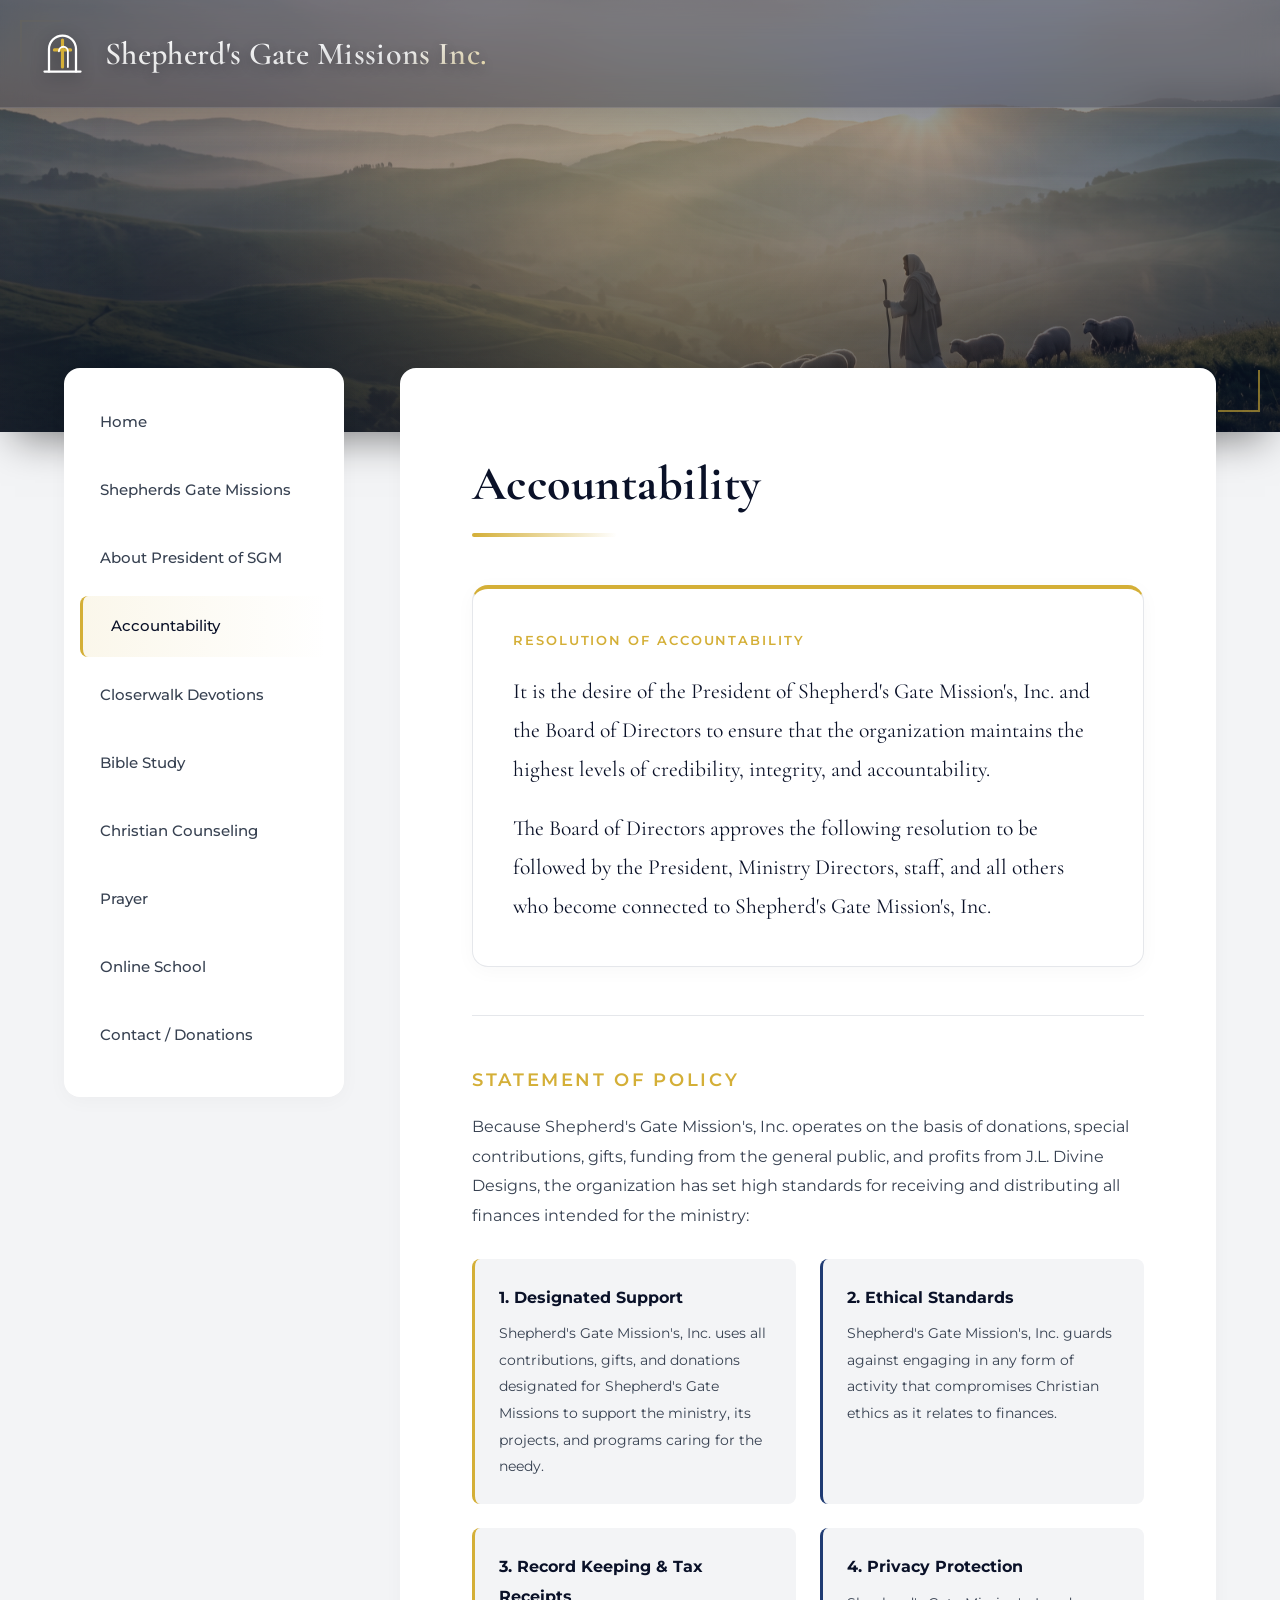
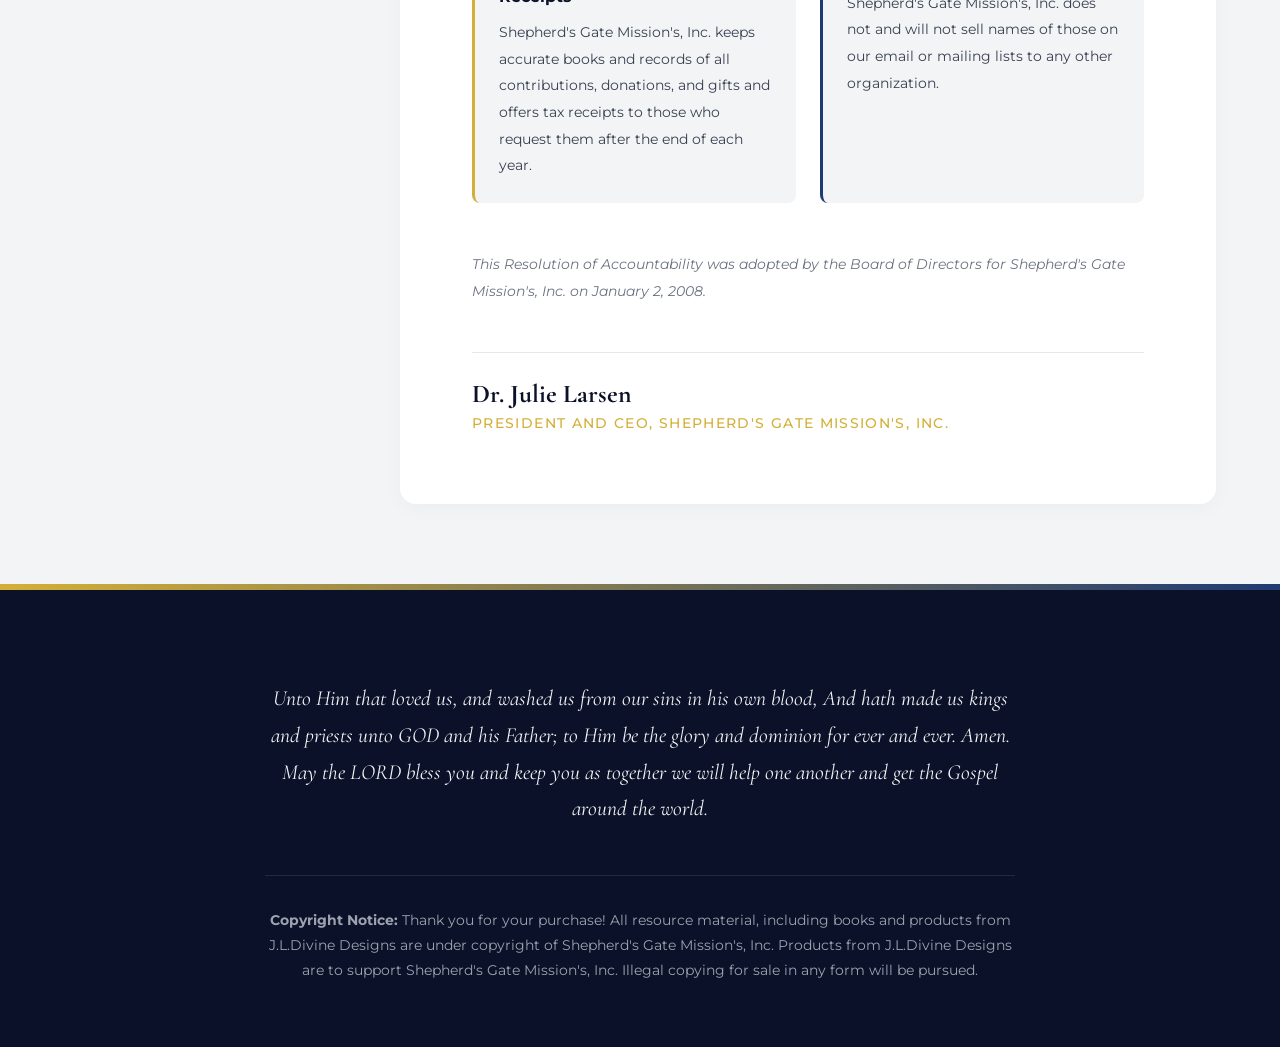
<file: accountability.html>
<!DOCTYPE html>
<html lang="en">
<head>
    <meta charset="UTF-8">
    <meta name="viewport" content="width=device-width, initial-scale=1.0">
    <title>Accountability | Shepherd's Gate Missions</title>
    <!-- Studio Typography: Montserrat for UI, Cormorant Garamond for editorial headers -->
    <link rel="preconnect" href="https://fonts.googleapis.com">
    <link rel="preconnect" href="https://fonts.gstatic.com" crossorigin>
    <link href="https://fonts.googleapis.com/css2?family=Cormorant+Garamond:ital,wght@0,400;0,600;0,700;1,400&family=Montserrat:wght@300;400;500;600&display=swap" rel="stylesheet">
    <link rel="stylesheet" href="style.css">
</head>
<body>

    <!-- Cinematic Hero Banner -->
    <div class="hero-banner">
        
        <!-- Frosted Glass Overlaid Header -->
        <header class="top-header glass-header fade-in-down">
            <div class="container header-container">
                <a href="index.html" class="header-logo">
                    <svg viewBox="0 0 100 100" width="45" height="45" aria-hidden="true" class="logo-icon">
                        <path d="M20 90 V40 A30 30 0 0 1 80 40 V90" stroke="#FFFFFF" stroke-width="5" fill="none" stroke-linecap="round"/>
                        <path d="M10 90 H90" stroke="#FFFFFF" stroke-width="5" stroke-linecap="round"/>
                        <path d="M50 20 V80 M32 42 H68" stroke="#D4AF37" stroke-width="7" stroke-linecap="round" stroke-linejoin="round"/>
                        <path d="M62 80 V45 A10 10 0 0 0 42 45" stroke="#FFFFFF" stroke-width="4" fill="none" stroke-linecap="round"/>
                    </svg>
                    <h1>Shepherd's Gate Missions Inc.</h1>
                </a>
            </div>
        </header>

        <!-- Banner image with continuous zoom in/out animation -->
        <img class="hero-bg-img" src="cross-banner.jpg" alt="Christian Cross silhouette against a beautiful sky">
        <div class="hero-overlay"></div>
    </div>

    <!-- Main Layout Wrapper -->
    <div class="container layout-wrapper">
        
        <!-- Sidebar Navigation -->
        <aside class="sidebar fade-in-up delay-1">
            <nav aria-label="Main Navigation">
                <ul>
                    <li><a href="index.html">Home</a></li>
                    <li><a href="missions.html">Shepherds Gate Missions</a></li>
                    <li><a href="president.html">About President of SGM</a></li>
                    <li><a href="accountability.html" class="active">Accountability</a></li>
                    <li><a href="devotions.html">Closerwalk Devotions</a></li>
                    <li><a href="bible-study.html">Bible Study</a></li>
                    <li><a href="counseling.html">Christian Counseling</a></li>
                    <li><a href="prayer.html">Prayer</a></li>
                    <li><a href="school.html">Online School</a></li>
                    <li><a href="contact.html">Contact / Donations</a></li>
                </ul>
            </nav>
        </aside>
        
        <main>
            <section class="content-block fade-in-up delay-2">
                <h2>Accountability</h2>
                
                <!-- Fluid Resolution Proclamation Card -->
                <div style="background: #FFFFFF; border: 1px solid var(--border-color); padding: 2.5rem; border-radius: var(--radius-lg); box-shadow: var(--shadow-soft); margin: 2rem 0 3rem; border-top: 4px solid var(--accent-color);">
                    <h3 class="label-accent" style="margin-bottom: 1.25rem;">Resolution of Accountability</h3>

                    <p style="font-family: 'Cormorant Garamond', serif; font-size: 1.35rem; line-height: 1.8; color: var(--primary-color); margin-bottom: 1.25rem;">
                        It is the desire of the President of Shepherd's Gate Mission's, Inc. and the Board of Directors to ensure that the organization maintains the highest levels of credibility, integrity, and accountability.
                    </p>

                    <p style="font-family: 'Cormorant Garamond', serif; font-size: 1.35rem; line-height: 1.8; color: var(--primary-color); margin: 0;">
                        The Board of Directors approves the following resolution to be followed by the President, Ministry Directors, staff, and all others who become connected to Shepherd's Gate Mission's, Inc.
                    </p>
                </div>

                <hr style="border: 0; height: 1px; background: var(--border-color); margin: 3rem 0;">

                <h3 class="label-accent" style="font-size: 1.1rem; margin-bottom: 1rem;">Statement of Policy</h3>
                <p style="margin-bottom: 1.75rem;">Because Shepherd's Gate Mission's, Inc. operates on the basis of donations, special contributions, gifts, funding from the general public, and profits from J.L. Divine Designs, the organization has set high standards for receiving and distributing all finances intended for the ministry:</p>

                <!-- Clean Itemized Standards List -->
                <div style="display: grid; grid-template-columns: repeat(auto-fit, minmax(280px, 1fr)); gap: 1.5rem; margin-bottom: 3rem;">
                    <div style="background: var(--bg-page); padding: 1.5rem; border-radius: var(--radius-md); border-left: 3px solid var(--accent-color);">
                        <strong style="color: var(--primary-color); display: block; margin-bottom: 0.5rem;">1. Designated Support</strong>
                        <p style="font-size: 0.9rem; margin: 0;">Shepherd's Gate Mission's, Inc. uses all contributions, gifts, and donations designated for Shepherd's Gate Missions to support the ministry, its projects, and programs caring for the needy.</p>
                    </div>

                    <div style="background: var(--bg-page); padding: 1.5rem; border-radius: var(--radius-md); border-left: 3px solid var(--secondary-color);">
                        <strong style="color: var(--primary-color); display: block; margin-bottom: 0.5rem;">2. Ethical Standards</strong>
                        <p style="font-size: 0.9rem; margin: 0;">Shepherd's Gate Mission's, Inc. guards against engaging in any form of activity that compromises Christian ethics as it relates to finances.</p>
                    </div>

                    <div style="background: var(--bg-page); padding: 1.5rem; border-radius: var(--radius-md); border-left: 3px solid var(--accent-color);">
                        <strong style="color: var(--primary-color); display: block; margin-bottom: 0.5rem;">3. Record Keeping & Tax Receipts</strong>
                        <p style="font-size: 0.9rem; margin: 0;">Shepherd's Gate Mission's, Inc. keeps accurate books and records of all contributions, donations, and gifts and offers tax receipts to those who request them after the end of each year.</p>
                    </div>

                    <div style="background: var(--bg-page); padding: 1.5rem; border-radius: var(--radius-md); border-left: 3px solid var(--secondary-color);">
                        <strong style="color: var(--primary-color); display: block; margin-bottom: 0.5rem;">4. Privacy Protection</strong>
                        <p style="font-size: 0.9rem; margin: 0;">Shepherd's Gate Mission's, Inc. does not and will not sell names of those on our email or mailing lists to any other organization.</p>
                    </div>
                </div>

                <p style="font-size: 0.9rem; color: #6B7280; font-style: italic; margin-top: 1rem;">
                    This Resolution of Accountability was adopted by the Board of Directors for Shepherd's Gate Mission's, Inc. on January 2, 2008.
                </p>

                <!-- Official Signature Block -->
                <div style="margin-top: 3rem; padding-top: 1.5rem; border-top: 1px solid var(--border-color);">
                    <p style="font-family: 'Cormorant Garamond', serif; font-size: 1.6rem; color: var(--primary-color); font-weight: 700; line-height: 1.3; margin: 0;">
                        Dr. Julie Larsen<br>
                        <span style="font-family: 'Montserrat', sans-serif; font-size: 0.85rem; font-weight: 500; color: var(--accent-color); text-transform: uppercase; letter-spacing: 0.1em; display: block; margin-top: 0.25rem;">President and CEO, Shepherd's Gate Mission's, Inc.</span>
                    </p>
                </div>

            </section>
        </main>
    </div>
    
    <footer class="fade-in-up delay-4">
        <div class="container">
            <p class="blessing">Unto Him that loved us, and washed us from our sins in his own blood, And hath made us kings and priests unto GOD and his Father; to Him be the glory and dominion for ever and ever. Amen. May the LORD bless you and keep you as together we will help one another and get the Gospel around the world.</p>
            <p class="copyright"><strong>Copyright Notice:</strong> Thank you for your purchase! All resource material, including books and products from J.L.Divine Designs are under copyright of Shepherd's Gate Mission's, Inc. Products from J.L.Divine Designs are to support Shepherd's Gate Mission's, Inc. Illegal copying for sale in any form will be pursued.</p>
        </div>
    </footer>
</body>
</html>
</file>
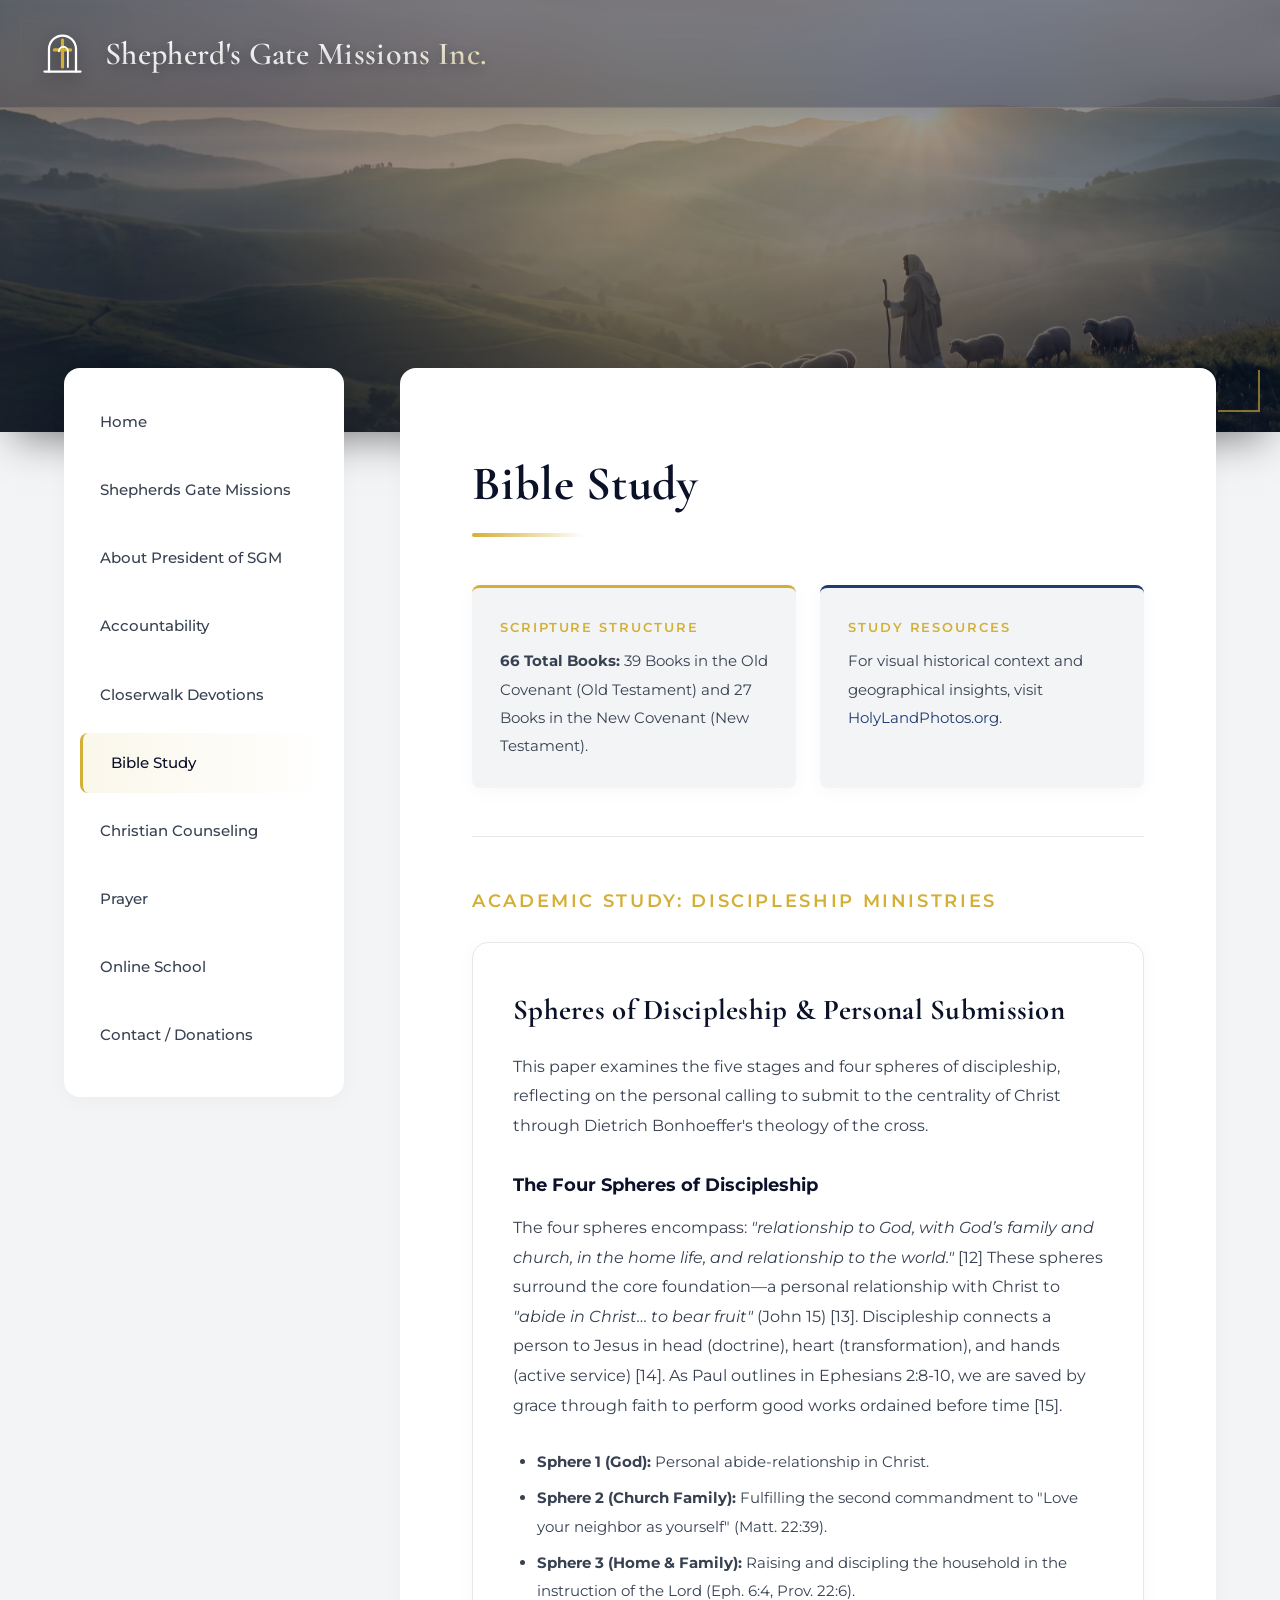
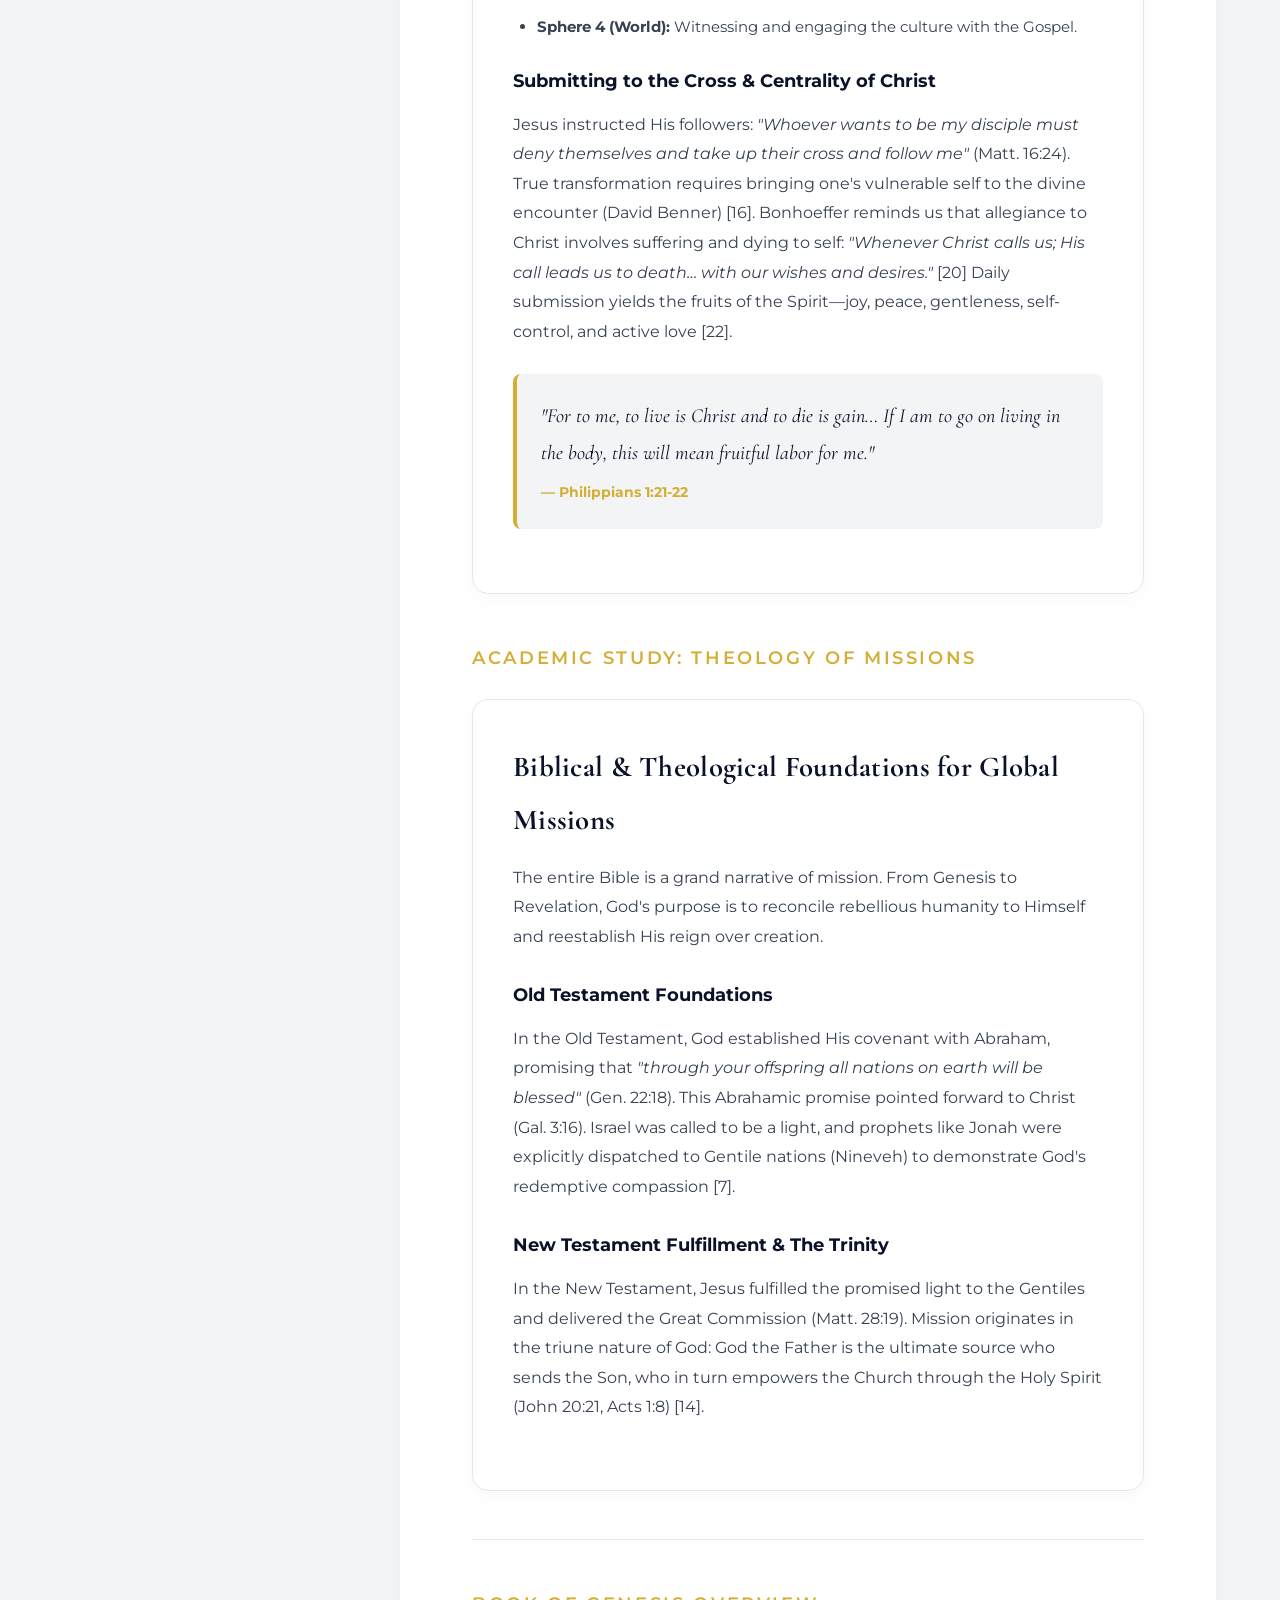
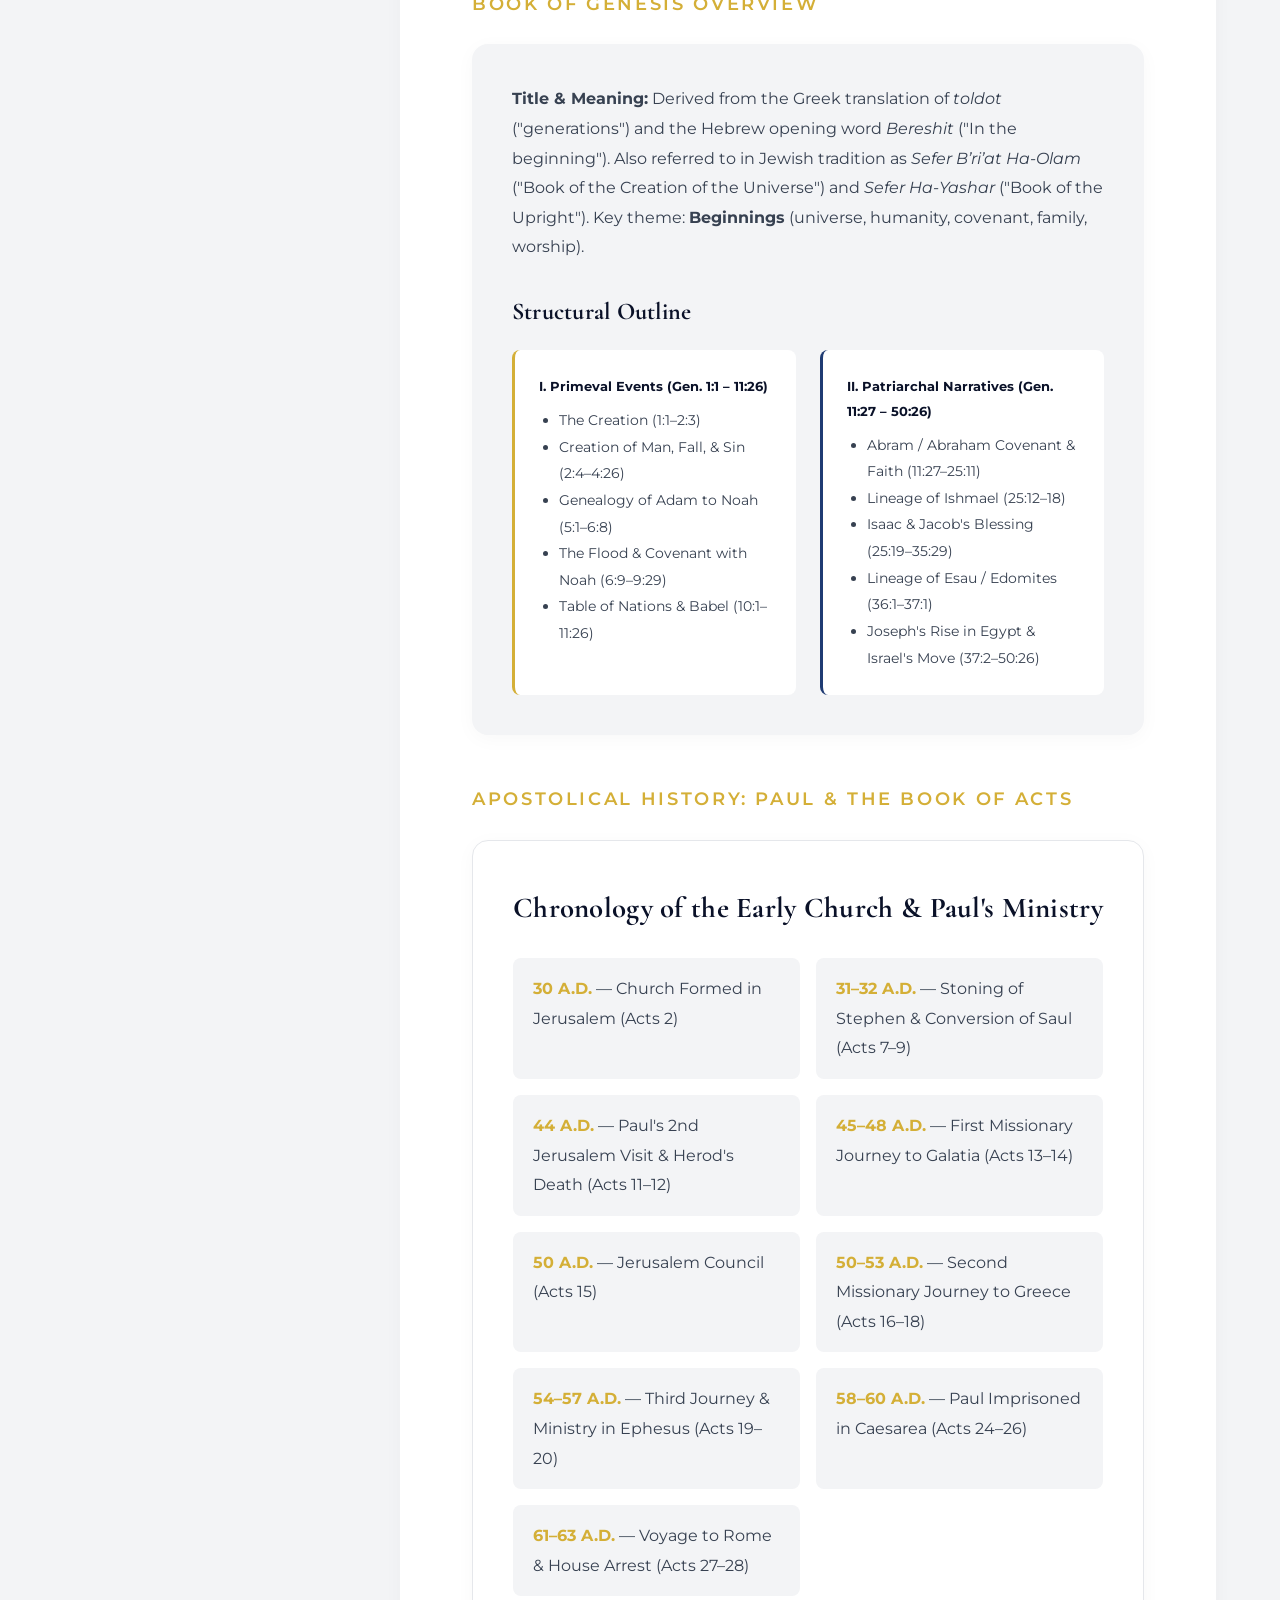
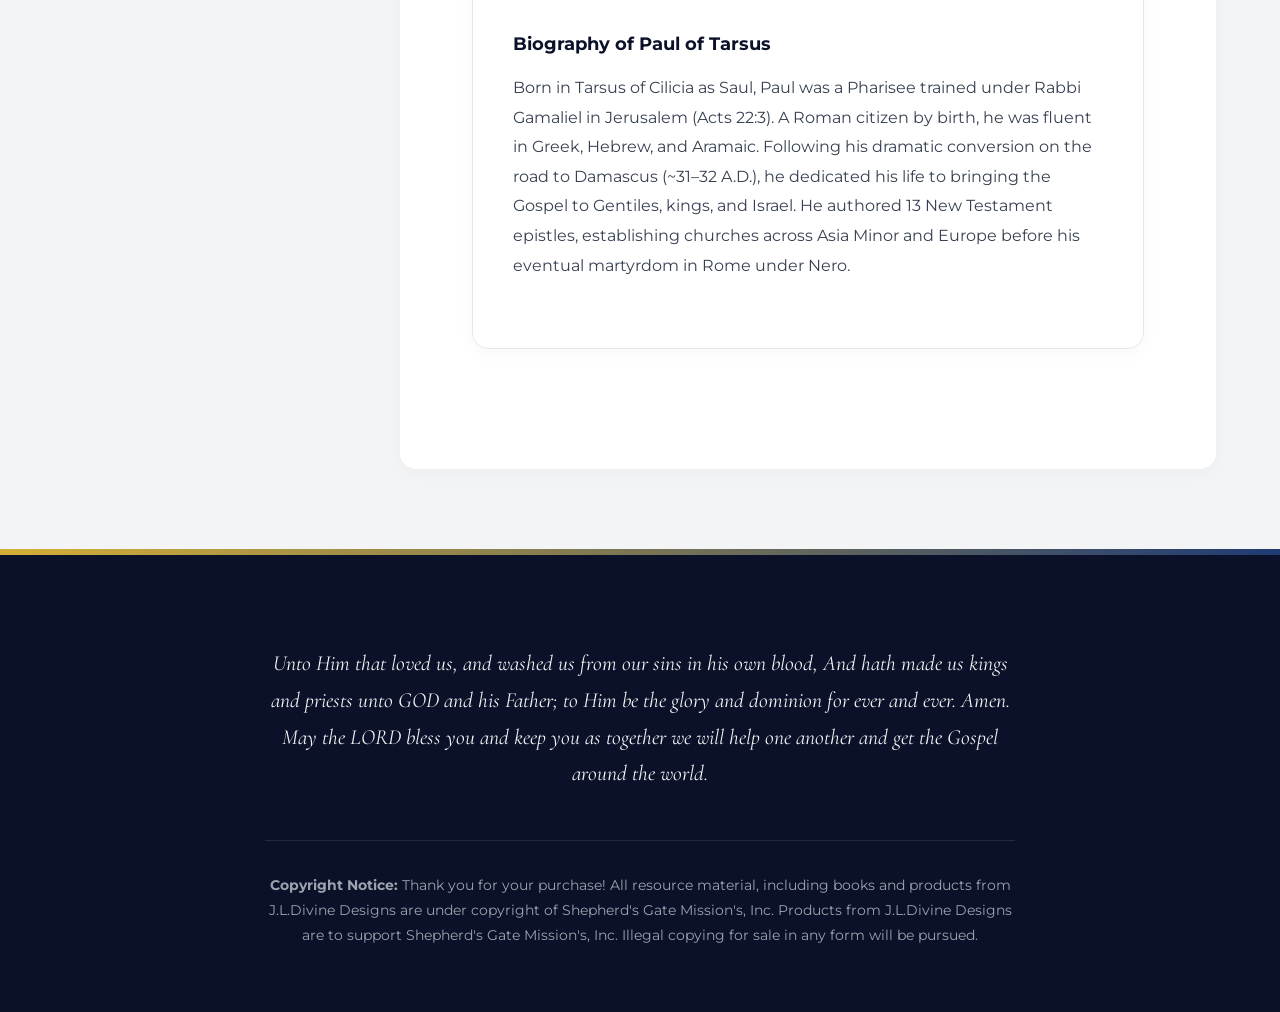
<file: bible-study.html>
<!DOCTYPE html>
<html lang="en">
<head>
    <meta charset="UTF-8">
    <meta name="viewport" content="width=device-width, initial-scale=1.0">
    <title>Bible Study | Shepherd's Gate Missions</title>
    <!-- Luxury Typography: Montserrat for clean UI, Cormorant Garamond for elegant editorial headers -->
    <link rel="preconnect" href="https://fonts.googleapis.com">
    <link rel="preconnect" href="https://fonts.gstatic.com" crossorigin>
    <link href="https://fonts.googleapis.com/css2?family=Cormorant+Garamond:ital,wght@0,400;0,600;0,700;1,400&family=Montserrat:wght@300;400;500;600&display=swap" rel="stylesheet">
    <link rel="stylesheet" href="style.css">
</head>
<body>

    <!-- Cinematic Hero Banner -->
    <div class="hero-banner">
        
        <!-- Frosted Glass Overlaid Header -->
        <header class="top-header glass-header fade-in-down">
            <div class="container header-container">
                <a href="index.html" class="header-logo">
                    <svg viewBox="0 0 100 100" width="45" height="45" aria-hidden="true" class="logo-icon">
                        <path d="M20 90 V40 A30 30 0 0 1 80 40 V90" stroke="#FFFFFF" stroke-width="5" fill="none" stroke-linecap="round"/>
                        <path d="M10 90 H90" stroke="#FFFFFF" stroke-width="5" stroke-linecap="round"/>
                        <path d="M50 20 V80 M32 42 H68" stroke="#D4AF37" stroke-width="7" stroke-linecap="round" stroke-linejoin="round"/>
                        <path d="M62 80 V45 A10 10 0 0 0 42 45" stroke="#FFFFFF" stroke-width="4" fill="none" stroke-linecap="round"/>
                    </svg>
                    <h1>Shepherd's Gate Missions Inc.</h1>
                </a>
            </div>
        </header>

        <!-- Banner image with continuous zoom in/out animation -->
        <img class="hero-bg-img" src="cross-banner.jpg" alt="Christian Cross silhouette against a beautiful sky">
        <div class="hero-overlay"></div>
    </div>

    <!-- Main Layout Wrapper -->
    <div class="container layout-wrapper">
        
        <!-- Sidebar Navigation -->
        <aside class="sidebar fade-in-up delay-1">
            <nav aria-label="Main Navigation">
                <ul>
                    <li><a href="index.html">Home</a></li>
                    <li><a href="missions.html">Shepherds Gate Missions</a></li>
                    <li><a href="president.html">About President of SGM</a></li>
                    <li><a href="accountability.html">Accountability</a></li>
                    <li><a href="devotions.html">Closerwalk Devotions</a></li>
                    <li><a href="bible-study.html" class="active">Bible Study</a></li>
                    <li><a href="counseling.html">Christian Counseling</a></li>
                    <li><a href="prayer.html">Prayer</a></li>
                    <li><a href="school.html">Online School</a></li>
                    <li><a href="contact.html">Contact / Donations</a></li>
                </ul>
            </nav>
        </aside>
        
        <main>
            <section class="content-block fade-in-up delay-2">
                <h2>Bible Study</h2>

                <!-- Overview Cards -->
                <div style="display: grid; grid-template-columns: repeat(auto-fit, minmax(260px, 1fr)); gap: 1.5rem; margin: 2rem 0 3rem;">
                    <div style="background: var(--bg-page); padding: 1.75rem; border-radius: var(--radius-md); border-top: 3px solid var(--accent-color); box-shadow: var(--shadow-soft);">
                        <h3 class="label-accent" style="margin-bottom: 0.5rem;">Scripture Structure</h3>
                        <p style="font-size: 0.95rem; margin: 0;"><strong>66 Total Books:</strong> 39 Books in the Old Covenant (Old Testament) and 27 Books in the New Covenant (New Testament).</p>
                    </div>

                    <div style="background: var(--bg-page); padding: 1.75rem; border-radius: var(--radius-md); border-top: 3px solid var(--secondary-color); box-shadow: var(--shadow-soft);">
                        <h3 class="label-accent" style="margin-bottom: 0.5rem;">Study Resources</h3>
                        <p style="font-size: 0.95rem; margin: 0;">For visual historical context and geographical insights, visit <a href="http://www.Holylandphotos.org" target="_blank" rel="noopener noreferrer">HolyLandPhotos.org</a>.</p>
                    </div>
                </div>

                <hr style="border: 0; height: 1px; background: var(--border-color); margin: 3rem 0;">

                <!-- Section: Discipleship Ministries Paper -->
                <h3 class="label-accent" style="font-size: 1.1rem; margin-bottom: 1.5rem;">Academic Study: Discipleship Ministries</h3>
                
                <div style="background: #FFFFFF; border: 1px solid var(--border-color); padding: 2.5rem; border-radius: var(--radius-lg); box-shadow: var(--shadow-soft); margin-bottom: 3rem;">
                    <h4 style="font-family: 'Cormorant Garamond', serif; font-size: 1.8rem; color: var(--primary-color); margin-bottom: 1rem;">Spheres of Discipleship & Personal Submission</h4>
                    
                    <p>This paper examines the five stages and four spheres of discipleship, reflecting on the personal calling to submit to the centrality of Christ through Dietrich Bonhoeffer's theology of the cross.</p>

                    <h5 style="color: var(--primary-color); font-size: 1.1rem; margin: 1.5rem 0 0.75rem;">The Four Spheres of Discipleship</h5>
                    <p>The four spheres encompass: <em>"relationship to God, with God’s family and church, in the home life, and relationship to the world."</em> [12] These spheres surround the core foundation—a personal relationship with Christ to <em>"abide in Christ… to bear fruit"</em> (John 15) [13]. Discipleship connects a person to Jesus in head (doctrine), heart (transformation), and hands (active service) [14]. As Paul outlines in Ephesians 2:8-10, we are saved by grace through faith to perform good works ordained before time [15].</p>
                    
                    <ul style="margin-left: 1.5rem; margin-bottom: 1.5rem; font-size: 0.95rem;">
                        <li style="margin-bottom: 0.5rem;"><strong>Sphere 1 (God):</strong> Personal abide-relationship in Christ.</li>
                        <li style="margin-bottom: 0.5rem;"><strong>Sphere 2 (Church Family):</strong> Fulfilling the second commandment to "Love your neighbor as yourself" (Matt. 22:39).</li>
                        <li style="margin-bottom: 0.5rem;"><strong>Sphere 3 (Home & Family):</strong> Raising and discipling the household in the instruction of the Lord (Eph. 6:4, Prov. 22:6).</li>
                        <li style="margin-bottom: 0.5rem;"><strong>Sphere 4 (World):</strong> Witnessing and engaging the culture with the Gospel.</li>
                    </ul>

                    <h5 style="color: var(--primary-color); font-size: 1.1rem; margin: 1.5rem 0 0.75rem;">Submitting to the Cross & Centrality of Christ</h5>
                    <p>Jesus instructed His followers: <em>"Whoever wants to be my disciple must deny themselves and take up their cross and follow me"</em> (Matt. 16:24). True transformation requires bringing one's vulnerable self to the divine encounter (David Benner) [16]. Bonhoeffer reminds us that allegiance to Christ involves suffering and dying to self: <em>"Whenever Christ calls us; His call leads us to death… with our wishes and desires."</em> [20] Daily submission yields the fruits of the Spirit—joy, peace, gentleness, self-control, and active love [22].</p>

                    <div style="background: var(--bg-page); padding: 1.5rem; border-radius: var(--radius-md); border-left: 4px solid var(--accent-color); margin: 1.5rem 0;">
                        <p style="font-family: 'Cormorant Garamond', serif; font-size: 1.25rem; font-style: italic; color: var(--primary-color); margin: 0;">
                            "For to me, to live is Christ and to die is gain… If I am to go on living in the body, this will mean fruitful labor for me."
                            <strong style="font-family: 'Montserrat', sans-serif; font-size: 0.85rem; font-style: normal; color: var(--accent-color); display: block; margin-top: 0.5rem;">— Philippians 1:21-22</strong>
                        </p>
                    </div>
                </div>

                <!-- Section: Theology of Missions Paper -->
                <h3 class="label-accent" style="font-size: 1.1rem; margin-bottom: 1.5rem;">Academic Study: Theology of Missions</h3>
                
                <div style="background: #FFFFFF; border: 1px solid var(--border-color); padding: 2.5rem; border-radius: var(--radius-lg); box-shadow: var(--shadow-soft); margin-bottom: 3rem;">
                    <h4 style="font-family: 'Cormorant Garamond', serif; font-size: 1.8rem; color: var(--primary-color); margin-bottom: 1rem;">Biblical & Theological Foundations for Global Missions</h4>
                    
                    <p>The entire Bible is a grand narrative of mission. From Genesis to Revelation, God's purpose is to reconcile rebellious humanity to Himself and reestablish His reign over creation.</p>

                    <h5 style="color: var(--primary-color); font-size: 1.1rem; margin: 1.5rem 0 0.75rem;">Old Testament Foundations</h5>
                    <p>In the Old Testament, God established His covenant with Abraham, promising that <em>"through your offspring all nations on earth will be blessed"</em> (Gen. 22:18). This Abrahamic promise pointed forward to Christ (Gal. 3:16). Israel was called to be a light, and prophets like Jonah were explicitly dispatched to Gentile nations (Nineveh) to demonstrate God's redemptive compassion [7].</p>

                    <h5 style="color: var(--primary-color); font-size: 1.1rem; margin: 1.5rem 0 0.75rem;">New Testament Fulfillment & The Trinity</h5>
                    <p>In the New Testament, Jesus fulfilled the promised light to the Gentiles and delivered the Great Commission (Matt. 28:19). Mission originates in the triune nature of God: God the Father is the ultimate source who sends the Son, who in turn empowers the Church through the Holy Spirit (John 20:21, Acts 1:8) [14].</p>
                </div>

                <hr style="border: 0; height: 1px; background: var(--border-color); margin: 3rem 0;">

                <!-- Section: Book of Genesis Outline & Jewish Context -->
                <h3 class="label-accent" style="font-size: 1.1rem; margin-bottom: 1.5rem;">Book of Genesis Overview</h3>
                
                <div style="background: var(--bg-page); padding: 2.5rem; border-radius: var(--radius-lg); box-shadow: var(--shadow-soft); margin-bottom: 3rem;">
                    <p><strong>Title & Meaning:</strong> Derived from the Greek translation of <em>toldot</em> ("generations") and the Hebrew opening word <em>Bereshit</em> ("In the beginning"). Also referred to in Jewish tradition as <em>Sefer B’ri’at Ha-Olam</em> ("Book of the Creation of the Universe") and <em>Sefer Ha-Yashar</em> ("Book of the Upright"). Key theme: <strong>Beginnings</strong> (universe, humanity, covenant, family, worship).</p>

                    <h4 style="font-family: 'Cormorant Garamond', serif; font-size: 1.5rem; color: var(--primary-color); margin: 1.5rem 0 1rem;">Structural Outline</h4>
                    
                    <div style="display: grid; grid-template-columns: repeat(auto-fit, minmax(280px, 1fr)); gap: 1.5rem;">
                        <div style="background: #FFFFFF; padding: 1.5rem; border-radius: var(--radius-md); border-left: 3px solid var(--accent-color);">
                            <h5 style="color: var(--primary-color); margin-bottom: 0.5rem;">I. Primeval Events (Gen. 1:1 – 11:26)</h5>
                            <ul style="margin-left: 1.25rem; font-size: 0.9rem; color: var(--text-body);">
                                <li>The Creation (1:1–2:3)</li>
                                <li>Creation of Man, Fall, & Sin (2:4–4:26)</li>
                                <li>Genealogy of Adam to Noah (5:1–6:8)</li>
                                <li>The Flood & Covenant with Noah (6:9–9:29)</li>
                                <li>Table of Nations & Babel (10:1–11:26)</li>
                            </ul>
                        </div>

                        <div style="background: #FFFFFF; padding: 1.5rem; border-radius: var(--radius-md); border-left: 3px solid var(--secondary-color);">
                            <h5 style="color: var(--primary-color); margin-bottom: 0.5rem;">II. Patriarchal Narratives (Gen. 11:27 – 50:26)</h5>
                            <ul style="margin-left: 1.25rem; font-size: 0.9rem; color: var(--text-body);">
                                <li>Abram / Abraham Covenant & Faith (11:27–25:11)</li>
                                <li>Lineage of Ishmael (25:12–18)</li>
                                <li>Isaac & Jacob's Blessing (25:19–35:29)</li>
                                <li>Lineage of Esau / Edomites (36:1–37:1)</li>
                                <li>Joseph's Rise in Egypt & Israel's Move (37:2–50:26)</li>
                            </ul>
                        </div>
                    </div>
                </div>

                <!-- Section: Chronology of Acts & Apostle Paul -->
                <h3 class="label-accent" style="font-size: 1.1rem; margin-bottom: 1.5rem;">Apostolical History: Paul & The Book of Acts</h3>

                <div style="background: #FFFFFF; border: 1px solid var(--border-color); padding: 2.5rem; border-radius: var(--radius-lg); box-shadow: var(--shadow-soft); margin-bottom: 3rem;">
                    <h4 style="font-family: 'Cormorant Garamond', serif; font-size: 1.8rem; color: var(--primary-color); margin-bottom: 1rem;">Chronology of the Early Church & Paul's Ministry</h4>

                    <div style="display: grid; grid-template-columns: repeat(auto-fit, minmax(280px, 1fr)); gap: 1rem; margin: 1.5rem 0;">
                        <div style="background: var(--bg-page); padding: 1rem 1.25rem; border-radius: var(--radius-md);">
                            <strong style="color: var(--accent-color);">30 A.D.</strong> — Church Formed in Jerusalem (Acts 2)
                        </div>
                        <div style="background: var(--bg-page); padding: 1rem 1.25rem; border-radius: var(--radius-md);">
                            <strong style="color: var(--accent-color);">31–32 A.D.</strong> — Stoning of Stephen & Conversion of Saul (Acts 7–9)
                        </div>
                        <div style="background: var(--bg-page); padding: 1rem 1.25rem; border-radius: var(--radius-md);">
                            <strong style="color: var(--accent-color);">44 A.D.</strong> — Paul's 2nd Jerusalem Visit & Herod's Death (Acts 11–12)
                        </div>
                        <div style="background: var(--bg-page); padding: 1rem 1.25rem; border-radius: var(--radius-md);">
                            <strong style="color: var(--accent-color);">45–48 A.D.</strong> — First Missionary Journey to Galatia (Acts 13–14)
                        </div>
                        <div style="background: var(--bg-page); padding: 1rem 1.25rem; border-radius: var(--radius-md);">
                            <strong style="color: var(--accent-color);">50 A.D.</strong> — Jerusalem Council (Acts 15)
                        </div>
                        <div style="background: var(--bg-page); padding: 1rem 1.25rem; border-radius: var(--radius-md);">
                            <strong style="color: var(--accent-color);">50–53 A.D.</strong> — Second Missionary Journey to Greece (Acts 16–18)
                        </div>
                        <div style="background: var(--bg-page); padding: 1rem 1.25rem; border-radius: var(--radius-md);">
                            <strong style="color: var(--accent-color);">54–57 A.D.</strong> — Third Journey & Ministry in Ephesus (Acts 19–20)
                        </div>
                        <div style="background: var(--bg-page); padding: 1rem 1.25rem; border-radius: var(--radius-md);">
                            <strong style="color: var(--accent-color);">58–60 A.D.</strong> — Paul Imprisoned in Caesarea (Acts 24–26)
                        </div>
                        <div style="background: var(--bg-page); padding: 1rem 1.25rem; border-radius: var(--radius-md);">
                            <strong style="color: var(--accent-color);">61–63 A.D.</strong> — Voyage to Rome & House Arrest (Acts 27–28)
                        </div>
                    </div>

                    <h5 style="color: var(--primary-color); font-size: 1.1rem; margin: 2rem 0 0.75rem;">Biography of Paul of Tarsus</h5>
                    <p>Born in Tarsus of Cilicia as Saul, Paul was a Pharisee trained under Rabbi Gamaliel in Jerusalem (Acts 22:3). A Roman citizen by birth, he was fluent in Greek, Hebrew, and Aramaic. Following his dramatic conversion on the road to Damascus (~31–32 A.D.), he dedicated his life to bringing the Gospel to Gentiles, kings, and Israel. He authored 13 New Testament epistles, establishing churches across Asia Minor and Europe before his eventual martyrdom in Rome under Nero.</p>
                </div>

            </section>
        </main>
    </div>
    
    <footer class="fade-in-up delay-4">
        <div class="container">
            <p class="blessing">Unto Him that loved us, and washed us from our sins in his own blood, And hath made us kings and priests unto GOD and his Father; to Him be the glory and dominion for ever and ever. Amen. May the LORD bless you and keep you as together we will help one another and get the Gospel around the world.</p>
            <p class="copyright"><strong>Copyright Notice:</strong> Thank you for your purchase! All resource material, including books and products from J.L.Divine Designs are under copyright of Shepherd's Gate Mission's, Inc. Products from J.L.Divine Designs are to support Shepherd's Gate Mission's, Inc. Illegal copying for sale in any form will be pursued.</p>
        </div>
    </footer>
</body>
</html>
</file>
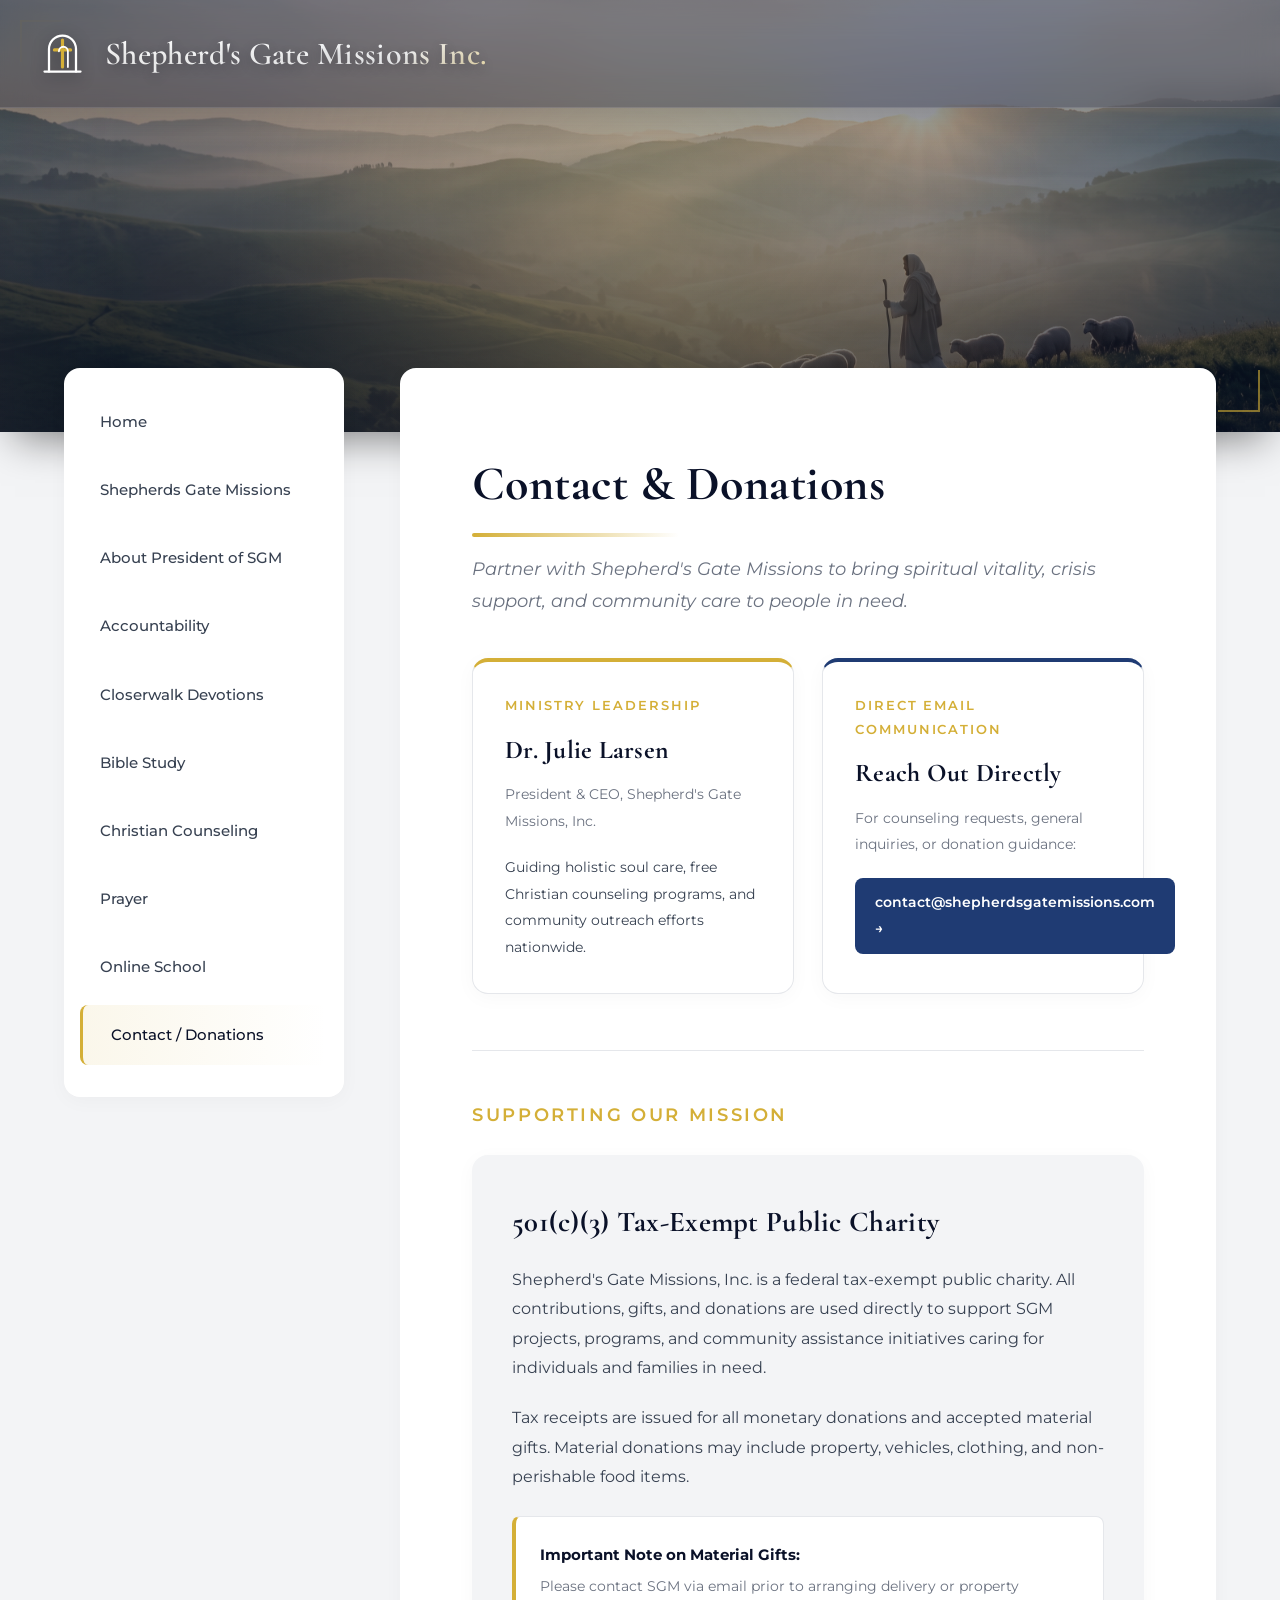
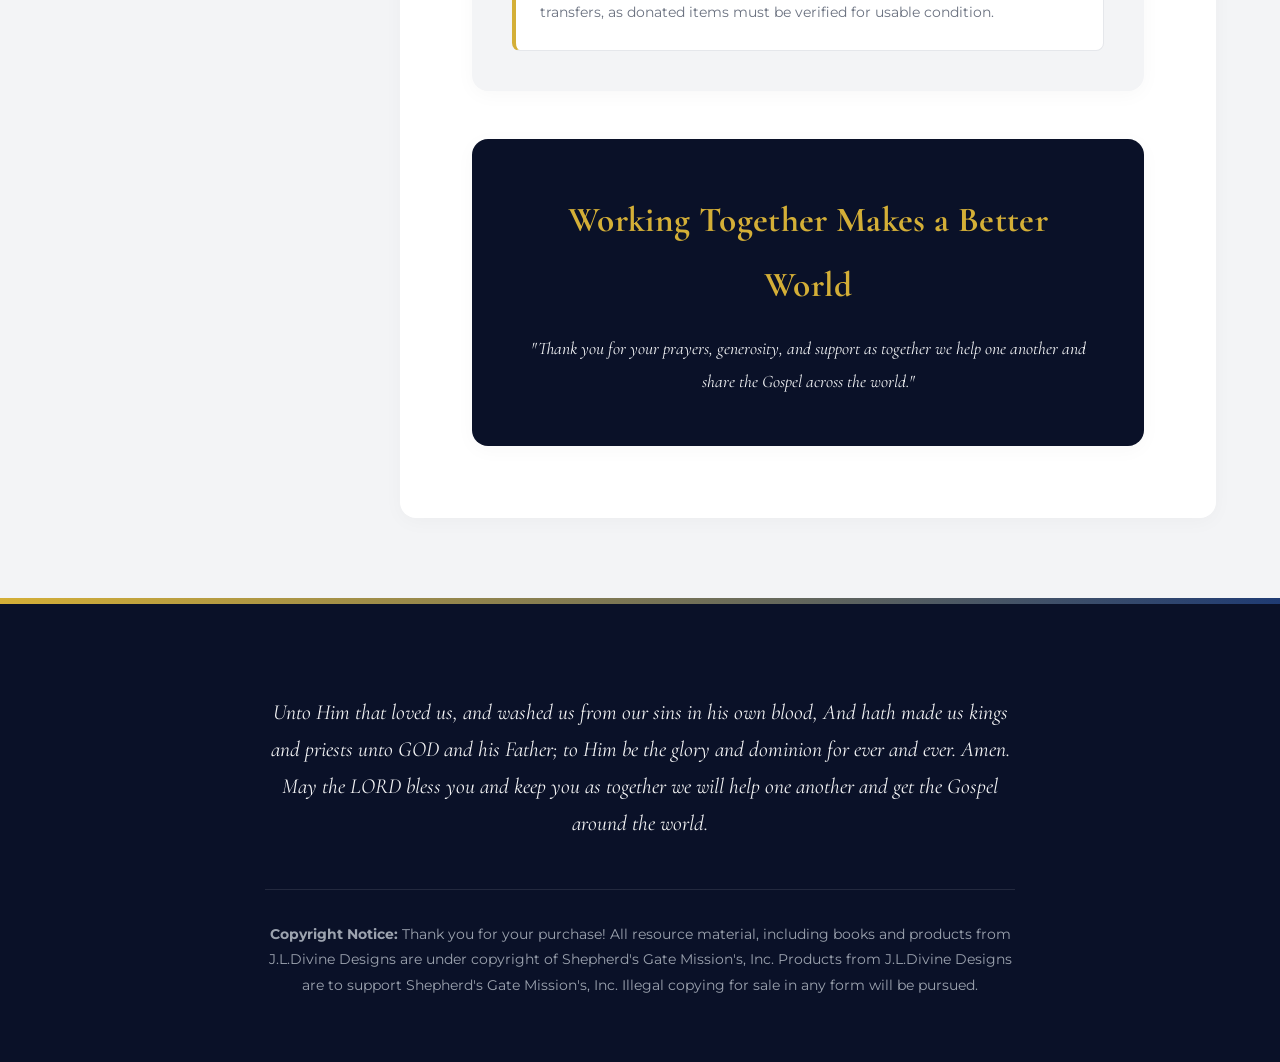
<file: contact.html>
<!DOCTYPE html>
<html lang="en">
<head>
    <meta charset="UTF-8">
    <meta name="viewport" content="width=device-width, initial-scale=1.0">
    <title>Contact / Donations | Shepherd's Gate Missions</title>
    <!-- Luxury Typography: Montserrat for clean UI, Cormorant Garamond for elegant editorial headers -->
    <link rel="preconnect" href="https://fonts.googleapis.com">
    <link rel="preconnect" href="https://fonts.gstatic.com" crossorigin>
    <link href="https://fonts.googleapis.com/css2?family=Cormorant+Garamond:ital,wght@0,400;0,600;0,700;1,400&family=Montserrat:wght@300;400;500;600&display=swap" rel="stylesheet">
    <link rel="stylesheet" href="style.css">
</head>
<body>

    <!-- Cinematic Hero Banner -->
    <div class="hero-banner">
        
        <!-- Frosted Glass Overlaid Header -->
        <header class="top-header glass-header fade-in-down">
            <div class="container header-container">
                <a href="index.html" class="header-logo">
                    <svg viewBox="0 0 100 100" width="45" height="45" aria-hidden="true" class="logo-icon">
                        <path d="M20 90 V40 A30 30 0 0 1 80 40 V90" stroke="#FFFFFF" stroke-width="5" fill="none" stroke-linecap="round"/>
                        <path d="M10 90 H90" stroke="#FFFFFF" stroke-width="5" stroke-linecap="round"/>
                        <path d="M50 20 V80 M32 42 H68" stroke="#D4AF37" stroke-width="7" stroke-linecap="round" stroke-linejoin="round"/>
                        <path d="M62 80 V45 A10 10 0 0 0 42 45" stroke="#FFFFFF" stroke-width="4" fill="none" stroke-linecap="round"/>
                    </svg>
                    <h1>Shepherd's Gate Missions Inc.</h1>
                </a>
            </div>
        </header>

        <!-- Banner image with continuous zoom in/out animation -->
        <img class="hero-bg-img" src="cross-banner.jpg" alt="Christian Cross silhouette against a beautiful sky">
        <div class="hero-overlay"></div>
    </div>

    <!-- Main Layout Wrapper -->
    <div class="container layout-wrapper">
        
        <!-- Sidebar Navigation -->
        <aside class="sidebar fade-in-up delay-1">
            <nav aria-label="Main Navigation">
                <ul>
                    <li><a href="index.html">Home</a></li>
                    <li><a href="missions.html">Shepherds Gate Missions</a></li>
                    <li><a href="president.html">About President of SGM</a></li>
                    <li><a href="accountability.html">Accountability</a></li>
                    <li><a href="devotions.html">Closerwalk Devotions</a></li>
                    <li><a href="bible-study.html">Bible Study</a></li>
                    <li><a href="counseling.html">Christian Counseling</a></li>
                    <li><a href="prayer.html">Prayer</a></li>
                    <li><a href="school.html">Online School</a></li>
                    <li><a href="contact.html" class="active">Contact / Donations</a></li>
                </ul>
            </nav>
        </aside>
        
        <main>
            <section class="content-block fade-in-up delay-2">
                <h2>Contact & Donations</h2>
                
                <p style="font-size: 1.1rem; color: #6B7280; font-style: italic; margin-bottom: 2.5rem;">Partner with Shepherd's Gate Missions to bring spiritual vitality, crisis support, and community care to people in need.</p>

                <!-- Contact & Leadership Cards Grid -->
                <div style="display: grid; grid-template-columns: repeat(auto-fit, minmax(280px, 1fr)); gap: 1.75rem; margin-bottom: 3.5rem;">
                    
                    <!-- Leadership Card -->
                    <div style="background: #FFFFFF; border: 1px solid var(--border-color); padding: 2rem; border-radius: var(--radius-lg); box-shadow: var(--shadow-soft); border-top: 4px solid var(--accent-color);">
                        <h3 class="label-accent" style="margin-bottom: 0.5rem;">Ministry Leadership</h3>
                        <h4 style="font-family: 'Cormorant Garamond', serif; font-size: 1.6rem; color: var(--primary-color); margin-bottom: 0.5rem;">Dr. Julie Larsen</h4>
                        <p style="font-size: 0.9rem; color: #6B7280; margin-bottom: 1.25rem;">President & CEO, Shepherd's Gate Missions, Inc.</p>
                        <p style="font-size: 0.9rem; margin: 0;">Guiding holistic soul care, free Christian counseling programs, and community outreach efforts nationwide.</p>
                    </div>

                    <!-- Direct Inquiry Card -->
                    <div style="background: #FFFFFF; border: 1px solid var(--border-color); padding: 2rem; border-radius: var(--radius-lg); box-shadow: var(--shadow-soft); border-top: 4px solid var(--secondary-color);">
                        <h3 class="label-accent" style="margin-bottom: 0.5rem;">Direct Email Communication</h3>
                        <h4 style="font-family: 'Cormorant Garamond', serif; font-size: 1.6rem; color: var(--primary-color); margin-bottom: 0.5rem;">Reach Out Directly</h4>
                        <p style="font-size: 0.9rem; color: #6B7280; margin-bottom: 1.25rem;">For counseling requests, general inquiries, or donation guidance:</p>
                        <a href="mailto:contact@shepherdsgatemissions.com" style="display: inline-block; background: var(--secondary-color); color: #FFFFFF; padding: 0.75rem 1.25rem; border-radius: var(--radius-md); font-size: 0.875rem; font-weight: 600; text-decoration: none; transition: var(--transition-fast);">
                            contact@shepherdsgatemissions.com &rarr;
                        </a>
                    </div>

                </div>

                <hr style="border: 0; height: 1px; background: var(--border-color); margin: 3rem 0;">

                <!-- Financial & Material Donation Block -->
                <h3 class="label-accent" style="font-size: 1.1rem; margin-bottom: 1.5rem;">Supporting Our Mission</h3>

                <div style="background: var(--bg-page); padding: 2.5rem; border-radius: var(--radius-lg); box-shadow: var(--shadow-soft); margin-bottom: 3rem;">
                    <h4 style="font-family: 'Cormorant Garamond', serif; font-size: 1.8rem; color: var(--primary-color); margin-bottom: 1rem;">501(c)(3) Tax-Exempt Public Charity</h4>
                    
                    <p style="margin-bottom: 1.25rem;">Shepherd's Gate Missions, Inc. is a federal tax-exempt public charity. All contributions, gifts, and donations are used directly to support SGM projects, programs, and community assistance initiatives caring for individuals and families in need.</p>

                    <p style="margin-bottom: 1.5rem;">Tax receipts are issued for all monetary donations and accepted material gifts. Material donations may include property, vehicles, clothing, and non-perishable food items.</p>

                    <div style="background: #FFFFFF; border: 1px solid var(--border-color); padding: 1.5rem; border-radius: var(--radius-md); border-left: 4px solid var(--accent-color);">
                        <strong style="color: var(--primary-color); font-size: 0.95rem; display: block; margin-bottom: 0.25rem;">Important Note on Material Gifts:</strong>
                        <p style="font-size: 0.9rem; color: #6B7280; margin: 0;">Please contact SGM via email prior to arranging delivery or property transfers, as donated items must be verified for usable condition.</p>
                    </div>
                </div>

                <!-- Thank You Callout Banner -->
                <div style="background: var(--primary-color); color: #FFFFFF; padding: 3rem; border-radius: var(--radius-lg); text-align: center; box-shadow: var(--shadow-soft);">
                    <h3 style="font-family: 'Cormorant Garamond', serif; font-size: 2.2rem; color: var(--accent-color); margin-bottom: 1rem;">Working Together Makes a Better World</h3>
                    <p style="font-size: 1.1rem; font-style: italic; font-family: 'Cormorant Garamond', serif; color: #F3F4F6; max-width: 650px; margin: 0 auto;">"Thank you for your prayers, generosity, and support as together we help one another and share the Gospel across the world."</p>
                </div>

            </section>
        </main>
    </div>
    
    <footer class="fade-in-up delay-4">
        <div class="container">
            <p class="blessing">Unto Him that loved us, and washed us from our sins in his own blood, And hath made us kings and priests unto GOD and his Father; to Him be the glory and dominion for ever and ever. Amen. May the LORD bless you and keep you as together we will help one another and get the Gospel around the world.</p>
            <p class="copyright"><strong>Copyright Notice:</strong> Thank you for your purchase! All resource material, including books and products from J.L.Divine Designs are under copyright of Shepherd's Gate Mission's, Inc. Products from J.L.Divine Designs are to support Shepherd's Gate Mission's, Inc. Illegal copying for sale in any form will be pursued.</p>
        </div>
    </footer>
</body>
</html>
</file>
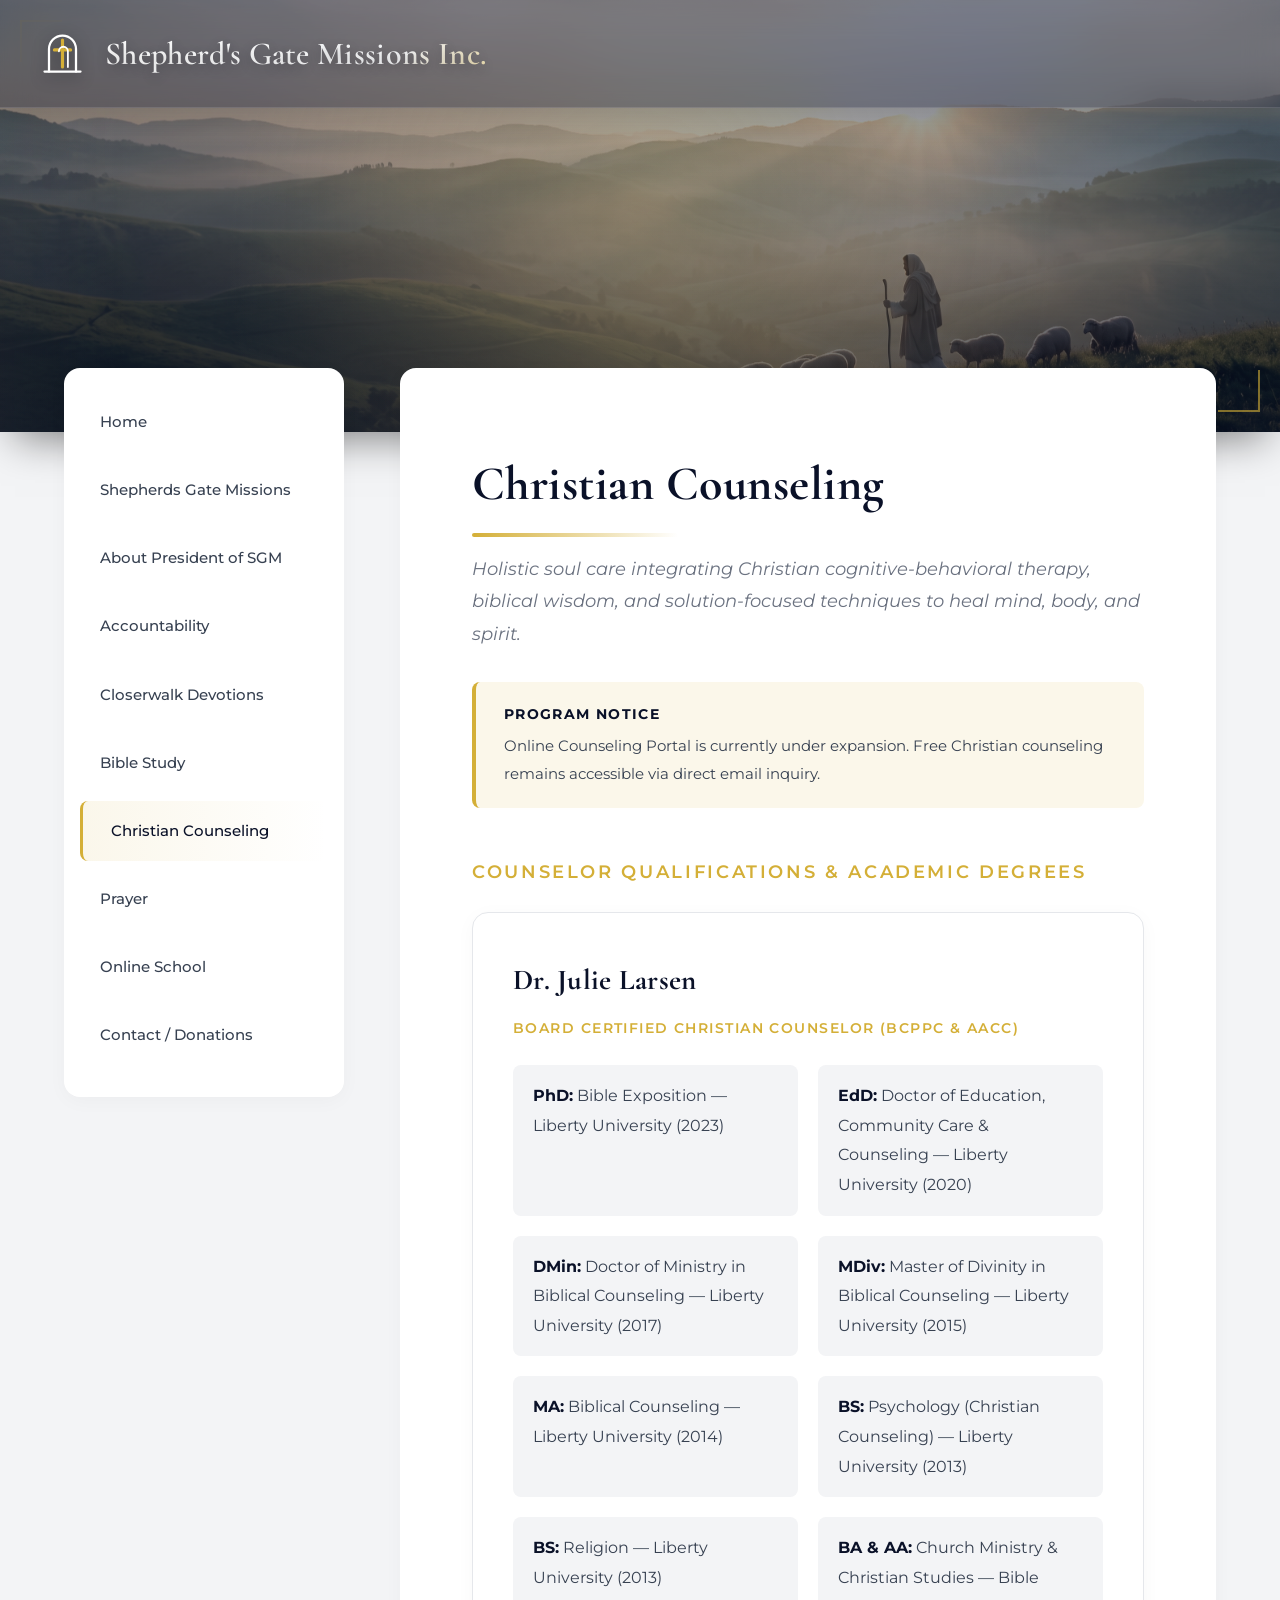
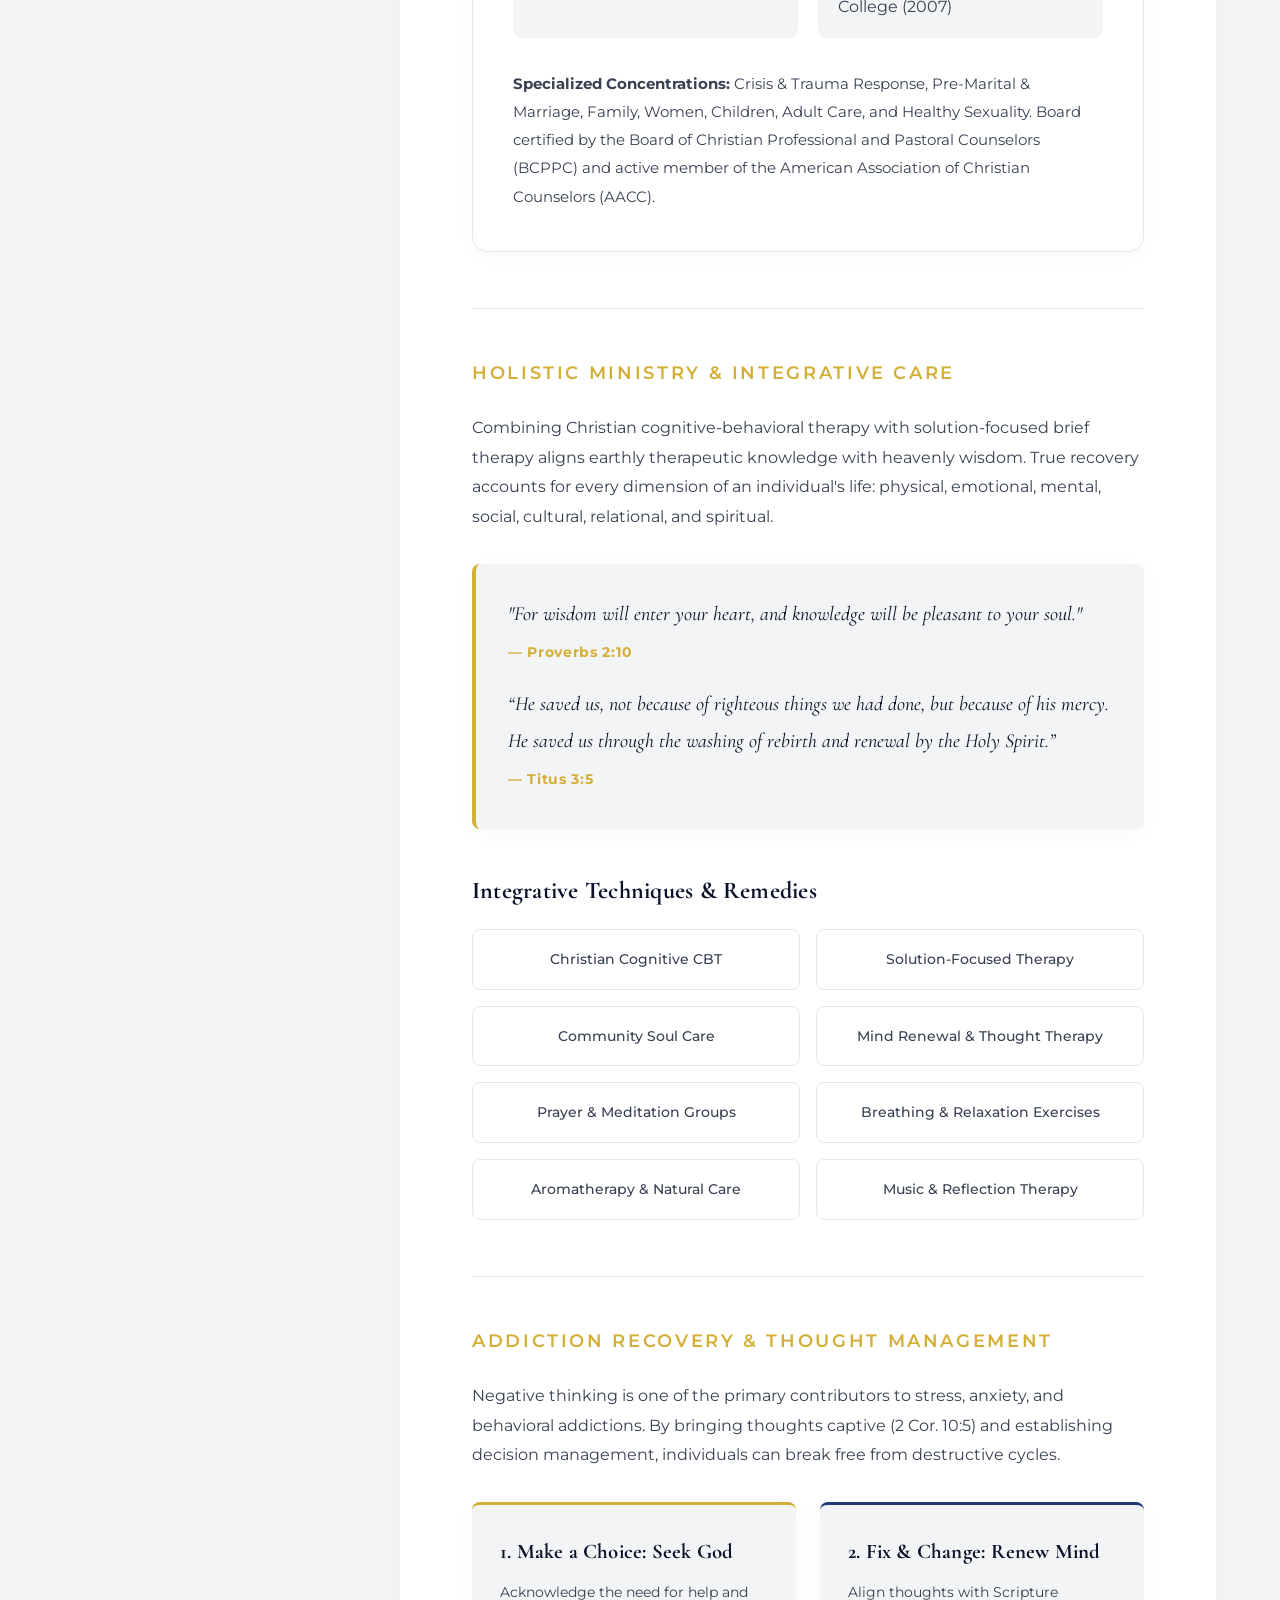
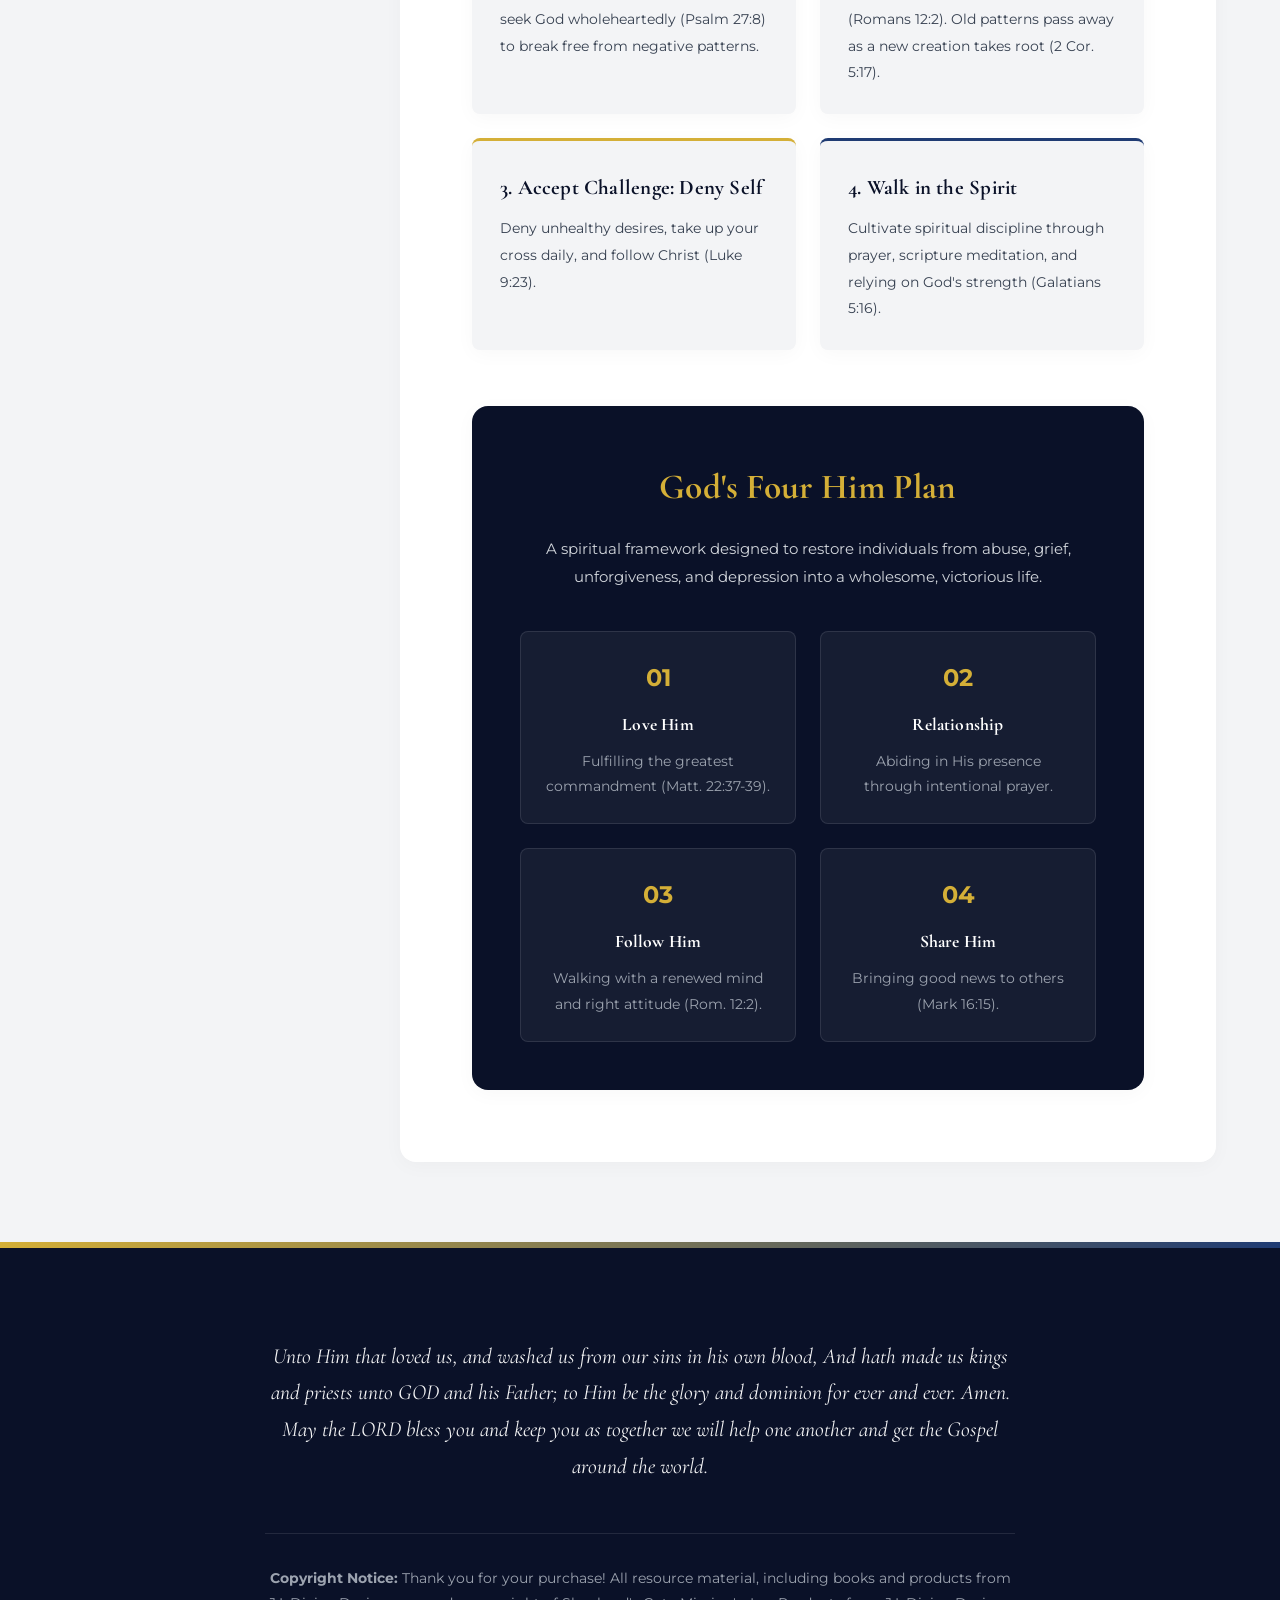
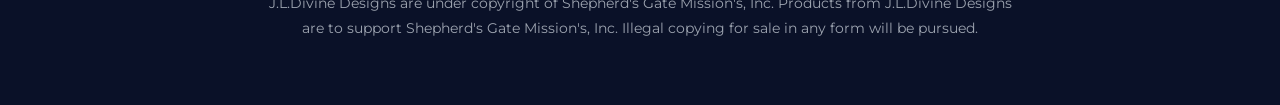
<file: counseling.html>
<!DOCTYPE html>
<html lang="en">
<head>
    <meta charset="UTF-8">
    <meta name="viewport" content="width=device-width, initial-scale=1.0">
    <title>Christian Counseling | Shepherd's Gate Missions</title>
    <!-- Luxury Typography: Montserrat for clean UI, Cormorant Garamond for elegant editorial headers -->
    <link rel="preconnect" href="https://fonts.googleapis.com">
    <link rel="preconnect" href="https://fonts.gstatic.com" crossorigin>
    <link href="https://fonts.googleapis.com/css2?family=Cormorant+Garamond:ital,wght@0,400;0,600;0,700;1,400&family=Montserrat:wght@300;400;500;600&display=swap" rel="stylesheet">
    <link rel="stylesheet" href="style.css">
</head>
<body>

    <!-- Cinematic Hero Banner -->
    <div class="hero-banner">
        
        <!-- Frosted Glass Overlaid Header -->
        <header class="top-header glass-header fade-in-down">
            <div class="container header-container">
                <a href="index.html" class="header-logo">
                    <svg viewBox="0 0 100 100" width="45" height="45" aria-hidden="true" class="logo-icon">
                        <path d="M20 90 V40 A30 30 0 0 1 80 40 V90" stroke="#FFFFFF" stroke-width="5" fill="none" stroke-linecap="round"/>
                        <path d="M10 90 H90" stroke="#FFFFFF" stroke-width="5" stroke-linecap="round"/>
                        <path d="M50 20 V80 M32 42 H68" stroke="#D4AF37" stroke-width="7" stroke-linecap="round" stroke-linejoin="round"/>
                        <path d="M62 80 V45 A10 10 0 0 0 42 45" stroke="#FFFFFF" stroke-width="4" fill="none" stroke-linecap="round"/>
                    </svg>
                    <h1>Shepherd's Gate Missions Inc.</h1>
                </a>
            </div>
        </header>

        <!-- Banner image with continuous zoom in/out animation -->
        <img class="hero-bg-img" src="cross-banner.jpg" alt="Christian Cross silhouette against a beautiful sky">
        <div class="hero-overlay"></div>
    </div>

    <!-- Main Layout Wrapper -->
    <div class="container layout-wrapper">
        
        <!-- Sidebar Navigation -->
        <aside class="sidebar fade-in-up delay-1">
            <nav aria-label="Main Navigation">
                <ul>
                    <li><a href="index.html">Home</a></li>
                    <li><a href="missions.html">Shepherds Gate Missions</a></li>
                    <li><a href="president.html">About President of SGM</a></li>
                    <li><a href="accountability.html">Accountability</a></li>
                    <li><a href="devotions.html">Closerwalk Devotions</a></li>
                    <li><a href="bible-study.html">Bible Study</a></li>
                    <li><a href="counseling.html" class="active">Christian Counseling</a></li>
                    <li><a href="prayer.html">Prayer</a></li>
                    <li><a href="school.html">Online School</a></li>
                    <li><a href="contact.html">Contact / Donations</a></li>
                </ul>
            </nav>
        </aside>
        
        <main>
            <section class="content-block fade-in-up delay-2">
                <h2>Christian Counseling</h2>
                
                <p style="font-size: 1.1rem; color: #6B7280; font-style: italic; margin-bottom: 2rem;">Holistic soul care integrating Christian cognitive-behavioral therapy, biblical wisdom, and solution-focused techniques to heal mind, body, and spirit.</p>

                <!-- Status Banner -->
                <div style="background: rgba(212, 175, 55, 0.1); border-left: 4px solid var(--accent-color); padding: 1.25rem 1.75rem; border-radius: var(--radius-md); margin-bottom: 3rem;">
                    <strong style="color: var(--primary-color); font-family: 'Montserrat', sans-serif; font-size: 0.85rem; text-transform: uppercase; letter-spacing: 0.1em; display: block; margin-bottom: 0.25rem;">Program Notice</strong>
                    <p style="margin: 0; font-size: 0.95rem;">Online Counseling Portal is currently under expansion. Free Christian counseling remains accessible via direct email inquiry.</p>
                </div>

                <!-- Academic Credentials & Certifications -->
                <h3 class="label-accent" style="font-size: 1.1rem; margin-bottom: 1.5rem;">Counselor Qualifications & Academic Degrees</h3>
                
                <div style="background: #FFFFFF; border: 1px solid var(--border-color); padding: 2.5rem; border-radius: var(--radius-lg); box-shadow: var(--shadow-soft); margin-bottom: 3.5rem;">
                    <h4 style="font-family: 'Cormorant Garamond', serif; font-size: 1.8rem; color: var(--primary-color); margin-bottom: 0.5rem;">Dr. Julie Larsen</h4>
                    <p style="font-size: 0.9rem; color: var(--accent-color); font-weight: 600; text-transform: uppercase; letter-spacing: 0.1em; margin-bottom: 1.5rem;">Board Certified Christian Counselor (BCPPC & AACC)</p>

                    <div style="display: grid; grid-template-columns: repeat(auto-fit, minmax(280px, 1fr)); gap: 1.25rem; margin-bottom: 2rem;">
                        <div style="background: var(--bg-page); padding: 1rem 1.25rem; border-radius: var(--radius-md);">
                            <strong style="color: var(--primary-color);">PhD:</strong> Bible Exposition — Liberty University (2023)
                        </div>
                        <div style="background: var(--bg-page); padding: 1rem 1.25rem; border-radius: var(--radius-md);">
                            <strong style="color: var(--primary-color);">EdD:</strong> Doctor of Education, Community Care & Counseling — Liberty University (2020)
                        </div>
                        <div style="background: var(--bg-page); padding: 1rem 1.25rem; border-radius: var(--radius-md);">
                            <strong style="color: var(--primary-color);">DMin:</strong> Doctor of Ministry in Biblical Counseling — Liberty University (2017)
                        </div>
                        <div style="background: var(--bg-page); padding: 1rem 1.25rem; border-radius: var(--radius-md);">
                            <strong style="color: var(--primary-color);">MDiv:</strong> Master of Divinity in Biblical Counseling — Liberty University (2015)
                        </div>
                        <div style="background: var(--bg-page); padding: 1rem 1.25rem; border-radius: var(--radius-md);">
                            <strong style="color: var(--primary-color);">MA:</strong> Biblical Counseling — Liberty University (2014)
                        </div>
                        <div style="background: var(--bg-page); padding: 1rem 1.25rem; border-radius: var(--radius-md);">
                            <strong style="color: var(--primary-color);">BS:</strong> Psychology (Christian Counseling) — Liberty University (2013)
                        </div>
                        <div style="background: var(--bg-page); padding: 1rem 1.25rem; border-radius: var(--radius-md);">
                            <strong style="color: var(--primary-color);">BS:</strong> Religion — Liberty University (2013)
                        </div>
                        <div style="background: var(--bg-page); padding: 1rem 1.25rem; border-radius: var(--radius-md);">
                            <strong style="color: var(--primary-color);">BA & AA:</strong> Church Ministry & Christian Studies — Bible College (2007)
                        </div>
                    </div>

                    <p style="font-size: 0.95rem; margin-bottom: 0;"><strong>Specialized Concentrations:</strong> Crisis & Trauma Response, Pre-Marital & Marriage, Family, Women, Children, Adult Care, and Healthy Sexuality. Board certified by the Board of Christian Professional and Pastoral Counselors (BCPPC) and active member of the American Association of Christian Counselors (AACC).</p>
                </div>

                <hr style="border: 0; height: 1px; background: var(--border-color); margin: 3rem 0;">

                <!-- Holistic Counseling Methodology -->
                <h3 class="label-accent" style="font-size: 1.1rem; margin-bottom: 1.5rem;">Holistic Ministry & Integrative Care</h3>
                
                <p>Combining Christian cognitive-behavioral therapy with solution-focused brief therapy aligns earthly therapeutic knowledge with heavenly wisdom. True recovery accounts for every dimension of an individual's life: physical, emotional, mental, social, cultural, relational, and spiritual.</p>

                <div style="background: var(--bg-page); padding: 2rem; border-radius: var(--radius-md); border-left: 4px solid var(--accent-color); margin: 2rem 0; box-shadow: var(--shadow-soft);">
                    <p style="font-family: 'Cormorant Garamond', serif; font-size: 1.25rem; font-style: italic; color: var(--primary-color); margin-bottom: 1rem;">
                        "For wisdom will enter your heart, and knowledge will be pleasant to your soul." <br>
                        <strong style="font-family: 'Montserrat', sans-serif; font-size: 0.85rem; font-style: normal; color: var(--accent-color); letter-spacing: 0.05em;">— Proverbs 2:10</strong>
                    </p>

                    <p style="font-family: 'Cormorant Garamond', serif; font-size: 1.25rem; font-style: italic; color: var(--primary-color); margin: 0;">
                        “He saved us, not because of righteous things we had done, but because of his mercy. He saved us through the washing of rebirth and renewal by the Holy Spirit.” <br>
                        <strong style="font-family: 'Montserrat', sans-serif; font-size: 0.85rem; font-style: normal; color: var(--accent-color); letter-spacing: 0.05em;">— Titus 3:5</strong>
                    </p>
                </div>

                <!-- Therapeutic Techniques Grid -->
                <h4 style="font-family: 'Cormorant Garamond', serif; font-size: 1.5rem; color: var(--primary-color); margin: 2.5rem 0 1rem;">Integrative Techniques & Remedies</h4>
                <div style="display: grid; grid-template-columns: repeat(auto-fit, minmax(220px, 1fr)); gap: 1rem; margin-bottom: 3.5rem;">
                    <div style="background: #FFFFFF; padding: 1rem 1.25rem; border: 1px solid var(--border-color); border-radius: var(--radius-md); text-align: center; font-size: 0.9rem; font-weight: 500;">Christian Cognitive CBT</div>
                    <div style="background: #FFFFFF; padding: 1rem 1.25rem; border: 1px solid var(--border-color); border-radius: var(--radius-md); text-align: center; font-size: 0.9rem; font-weight: 500;">Solution-Focused Therapy</div>
                    <div style="background: #FFFFFF; padding: 1rem 1.25rem; border: 1px solid var(--border-color); border-radius: var(--radius-md); text-align: center; font-size: 0.9rem; font-weight: 500;">Community Soul Care</div>
                    <div style="background: #FFFFFF; padding: 1rem 1.25rem; border: 1px solid var(--border-color); border-radius: var(--radius-md); text-align: center; font-size: 0.9rem; font-weight: 500;">Mind Renewal & Thought Therapy</div>
                    <div style="background: #FFFFFF; padding: 1rem 1.25rem; border: 1px solid var(--border-color); border-radius: var(--radius-md); text-align: center; font-size: 0.9rem; font-weight: 500;">Prayer & Meditation Groups</div>
                    <div style="background: #FFFFFF; padding: 1rem 1.25rem; border: 1px solid var(--border-color); border-radius: var(--radius-md); text-align: center; font-size: 0.9rem; font-weight: 500;">Breathing & Relaxation Exercises</div>
                    <div style="background: #FFFFFF; padding: 1rem 1.25rem; border: 1px solid var(--border-color); border-radius: var(--radius-md); text-align: center; font-size: 0.9rem; font-weight: 500;">Aromatherapy & Natural Care</div>
                    <div style="background: #FFFFFF; padding: 1rem 1.25rem; border: 1px solid var(--border-color); border-radius: var(--radius-md); text-align: center; font-size: 0.9rem; font-weight: 500;">Music & Reflection Therapy</div>
                </div>

                <hr style="border: 0; height: 1px; background: var(--border-color); margin: 3rem 0;">

                <!-- Addictions & Thought Management Section -->
                <h3 class="label-accent" style="font-size: 1.1rem; margin-bottom: 1.5rem;">Addiction Recovery & Thought Management</h3>

                <p>Negative thinking is one of the primary contributors to stress, anxiety, and behavioral addictions. By bringing thoughts captive (2 Cor. 10:5) and establishing decision management, individuals can break free from destructive cycles.</p>

                <div style="display: grid; grid-template-columns: repeat(auto-fit, minmax(260px, 1fr)); gap: 1.5rem; margin: 2rem 0 3.5rem;">
                    <div style="background: var(--bg-page); padding: 1.75rem; border-radius: var(--radius-md); border-top: 3px solid var(--accent-color); box-shadow: var(--shadow-soft);">
                        <h4 style="font-family: 'Cormorant Garamond', serif; font-size: 1.3rem; color: var(--primary-color); margin-bottom: 0.5rem;">1. Make a Choice: Seek God</h4>
                        <p style="font-size: 0.9rem; margin: 0;">Acknowledge the need for help and seek God wholeheartedly (Psalm 27:8) to break free from negative patterns.</p>
                    </div>

                    <div style="background: var(--bg-page); padding: 1.75rem; border-radius: var(--radius-md); border-top: 3px solid var(--secondary-color); box-shadow: var(--shadow-soft);">
                        <h4 style="font-family: 'Cormorant Garamond', serif; font-size: 1.3rem; color: var(--primary-color); margin-bottom: 0.5rem;">2. Fix & Change: Renew Mind</h4>
                        <p style="font-size: 0.9rem; margin: 0;">Align thoughts with Scripture (Romans 12:2). Old patterns pass away as a new creation takes root (2 Cor. 5:17).</p>
                    </div>

                    <div style="background: var(--bg-page); padding: 1.75rem; border-radius: var(--radius-md); border-top: 3px solid var(--accent-color); box-shadow: var(--shadow-soft);">
                        <h4 style="font-family: 'Cormorant Garamond', serif; font-size: 1.3rem; color: var(--primary-color); margin-bottom: 0.5rem;">3. Accept Challenge: Deny Self</h4>
                        <p style="font-size: 0.9rem; margin: 0;">Deny unhealthy desires, take up your cross daily, and follow Christ (Luke 9:23).</p>
                    </div>

                    <div style="background: var(--bg-page); padding: 1.75rem; border-radius: var(--radius-md); border-top: 3px solid var(--secondary-color); box-shadow: var(--shadow-soft);">
                        <h4 style="font-family: 'Cormorant Garamond', serif; font-size: 1.3rem; color: var(--primary-color); margin-bottom: 0.5rem;">4. Walk in the Spirit</h4>
                        <p style="font-size: 0.9rem; margin: 0;">Cultivate spiritual discipline through prayer, scripture meditation, and relying on God's strength (Galatians 5:16).</p>
                    </div>
                </div>

                <!-- God's Four Him Plan Section -->
                <div style="background: var(--primary-color); color: #FFFFFF; padding: 3rem; border-radius: var(--radius-lg); box-shadow: var(--shadow-soft); margin-top: 3rem;">
                    <h3 style="font-family: 'Cormorant Garamond', serif; font-size: 2.2rem; color: var(--accent-color); margin-bottom: 1rem; text-align: center;">God's Four Him Plan</h3>
                    <p style="text-align: center; color: #D1D5DB; max-width: 650px; margin: 0 auto 2.5rem; font-size: 0.95rem;">A spiritual framework designed to restore individuals from abuse, grief, unforgiveness, and depression into a wholesome, victorious life.</p>

                    <div style="display: grid; grid-template-columns: repeat(auto-fit, minmax(200px, 1fr)); gap: 1.5rem;">
                        <div style="background: rgba(255, 255, 255, 0.05); padding: 1.5rem; border-radius: var(--radius-md); border: 1px solid rgba(255, 255, 255, 0.1); text-align: center;">
                            <span style="color: var(--accent-color); font-weight: 700; font-size: 1.5rem; display: block; margin-bottom: 0.5rem;">01</span>
                            <h4 style="font-size: 1.1rem; color: #FFFFFF; margin-bottom: 0.5rem;">Love Him</h4>
                            <p style="font-size: 0.85rem; color: #9CA3AF; margin: 0;">Fulfilling the greatest commandment (Matt. 22:37-39).</p>
                        </div>

                        <div style="background: rgba(255, 255, 255, 0.05); padding: 1.5rem; border-radius: var(--radius-md); border: 1px solid rgba(255, 255, 255, 0.1); text-align: center;">
                            <span style="color: var(--accent-color); font-weight: 700; font-size: 1.5rem; display: block; margin-bottom: 0.5rem;">02</span>
                            <h4 style="font-size: 1.1rem; color: #FFFFFF; margin-bottom: 0.5rem;">Relationship</h4>
                            <p style="font-size: 0.85rem; color: #9CA3AF; margin: 0;">Abiding in His presence through intentional prayer.</p>
                        </div>

                        <div style="background: rgba(255, 255, 255, 0.05); padding: 1.5rem; border-radius: var(--radius-md); border: 1px solid rgba(255, 255, 255, 0.1); text-align: center;">
                            <span style="color: var(--accent-color); font-weight: 700; font-size: 1.5rem; display: block; margin-bottom: 0.5rem;">03</span>
                            <h4 style="font-size: 1.1rem; color: #FFFFFF; margin-bottom: 0.5rem;">Follow Him</h4>
                            <p style="font-size: 0.85rem; color: #9CA3AF; margin: 0;">Walking with a renewed mind and right attitude (Rom. 12:2).</p>
                        </div>

                        <div style="background: rgba(255, 255, 255, 0.05); padding: 1.5rem; border-radius: var(--radius-md); border: 1px solid rgba(255, 255, 255, 0.1); text-align: center;">
                            <span style="color: var(--accent-color); font-weight: 700; font-size: 1.5rem; display: block; margin-bottom: 0.5rem;">04</span>
                            <h4 style="font-size: 1.1rem; color: #FFFFFF; margin-bottom: 0.5rem;">Share Him</h4>
                            <p style="font-size: 0.85rem; color: #9CA3AF; margin: 0;">Bringing good news to others (Mark 16:15).</p>
                        </div>
                    </div>
                </div>

            </section>
        </main>
    </div>
    
    <footer class="fade-in-up delay-4">
        <div class="container">
            <p class="blessing">Unto Him that loved us, and washed us from our sins in his own blood, And hath made us kings and priests unto GOD and his Father; to Him be the glory and dominion for ever and ever. Amen. May the LORD bless you and keep you as together we will help one another and get the Gospel around the world.</p>
            <p class="copyright"><strong>Copyright Notice:</strong> Thank you for your purchase! All resource material, including books and products from J.L.Divine Designs are under copyright of Shepherd's Gate Mission's, Inc. Products from J.L.Divine Designs are to support Shepherd's Gate Mission's, Inc. Illegal copying for sale in any form will be pursued.</p>
        </div>
    </footer>
</body>
</html>
</file>
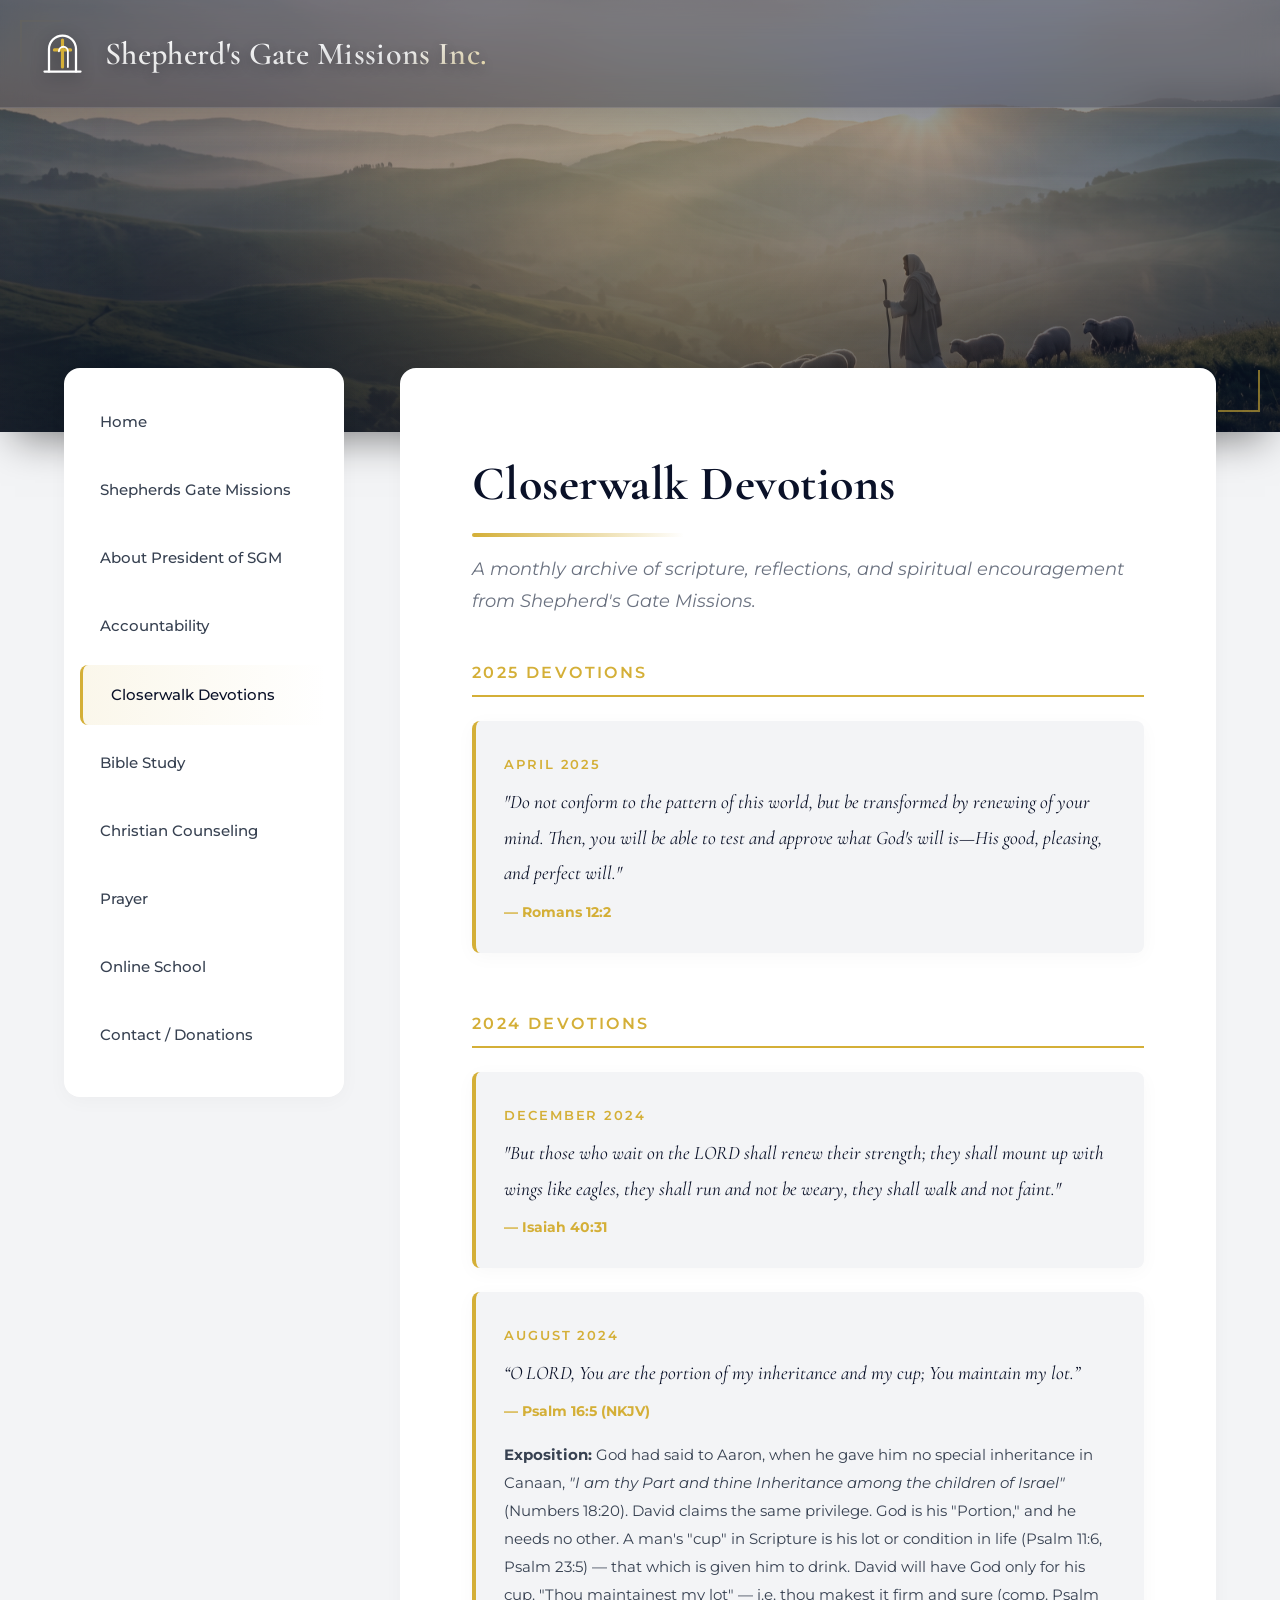
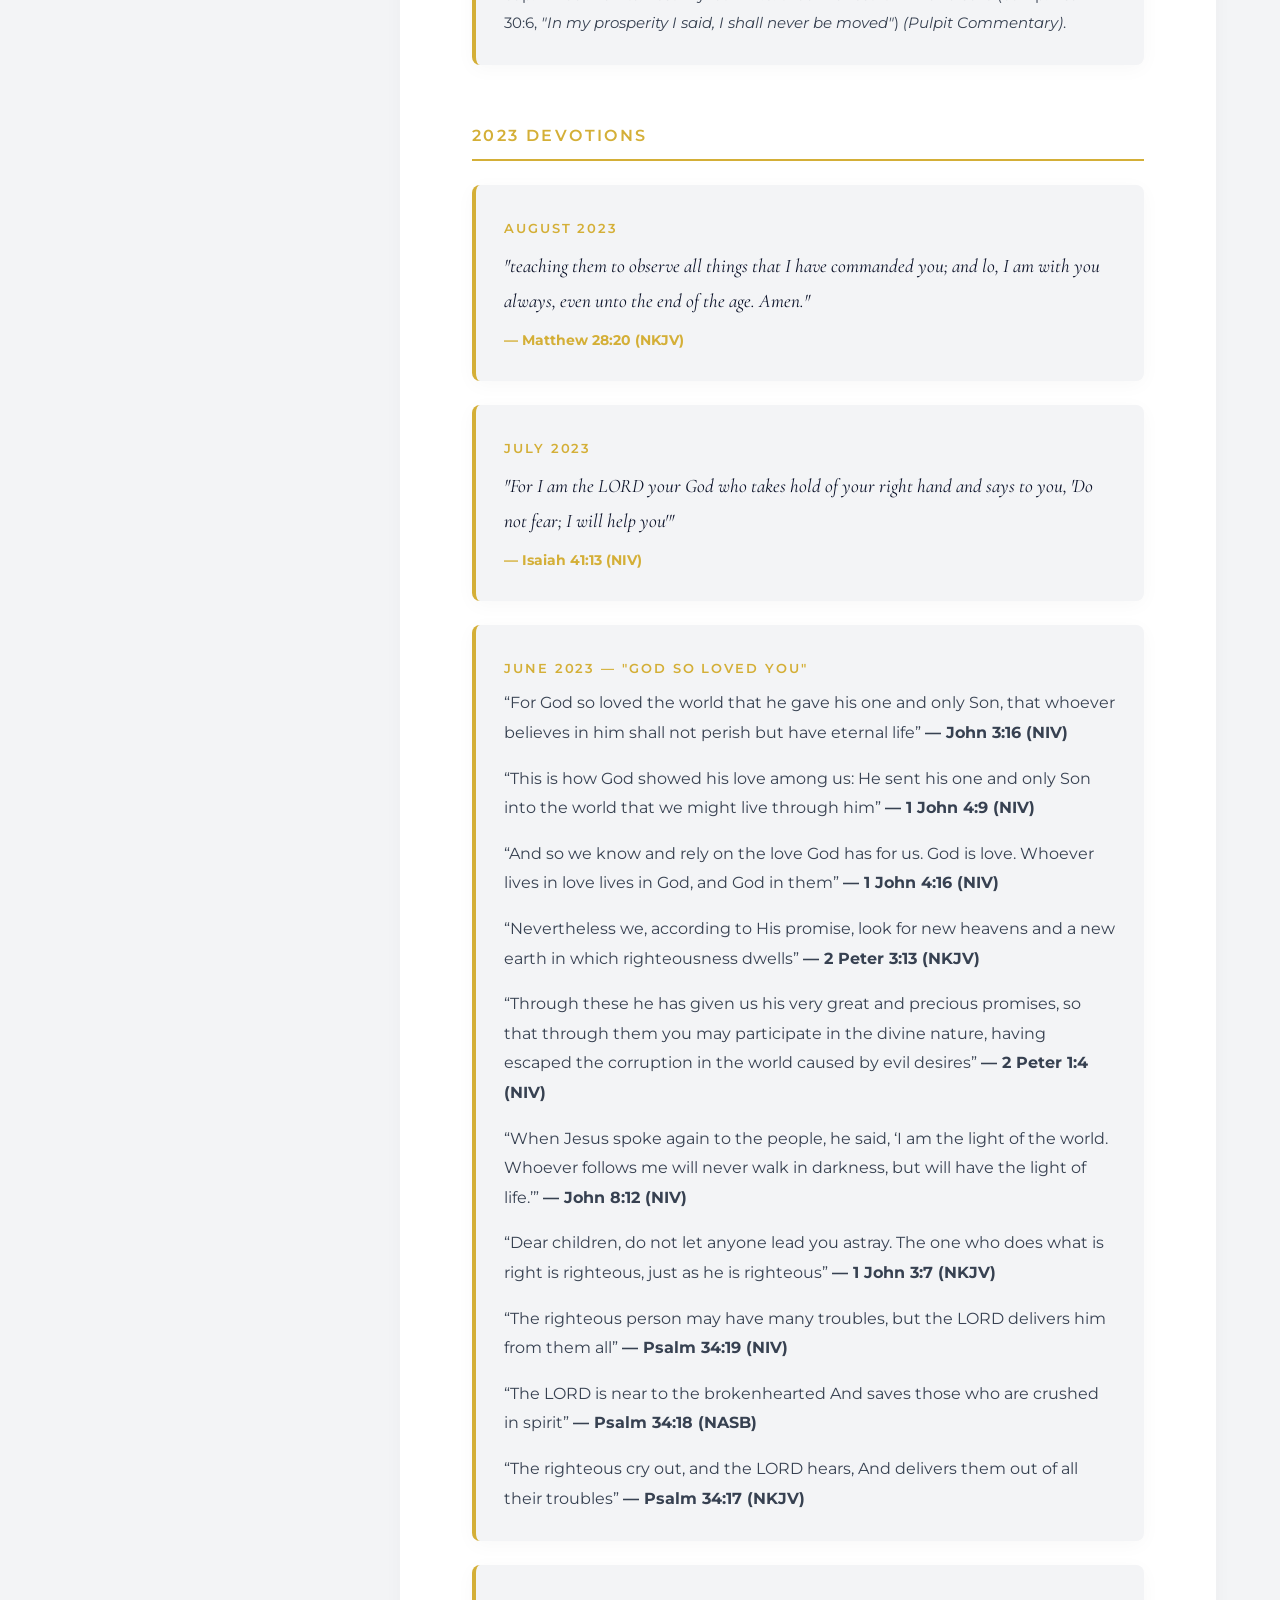
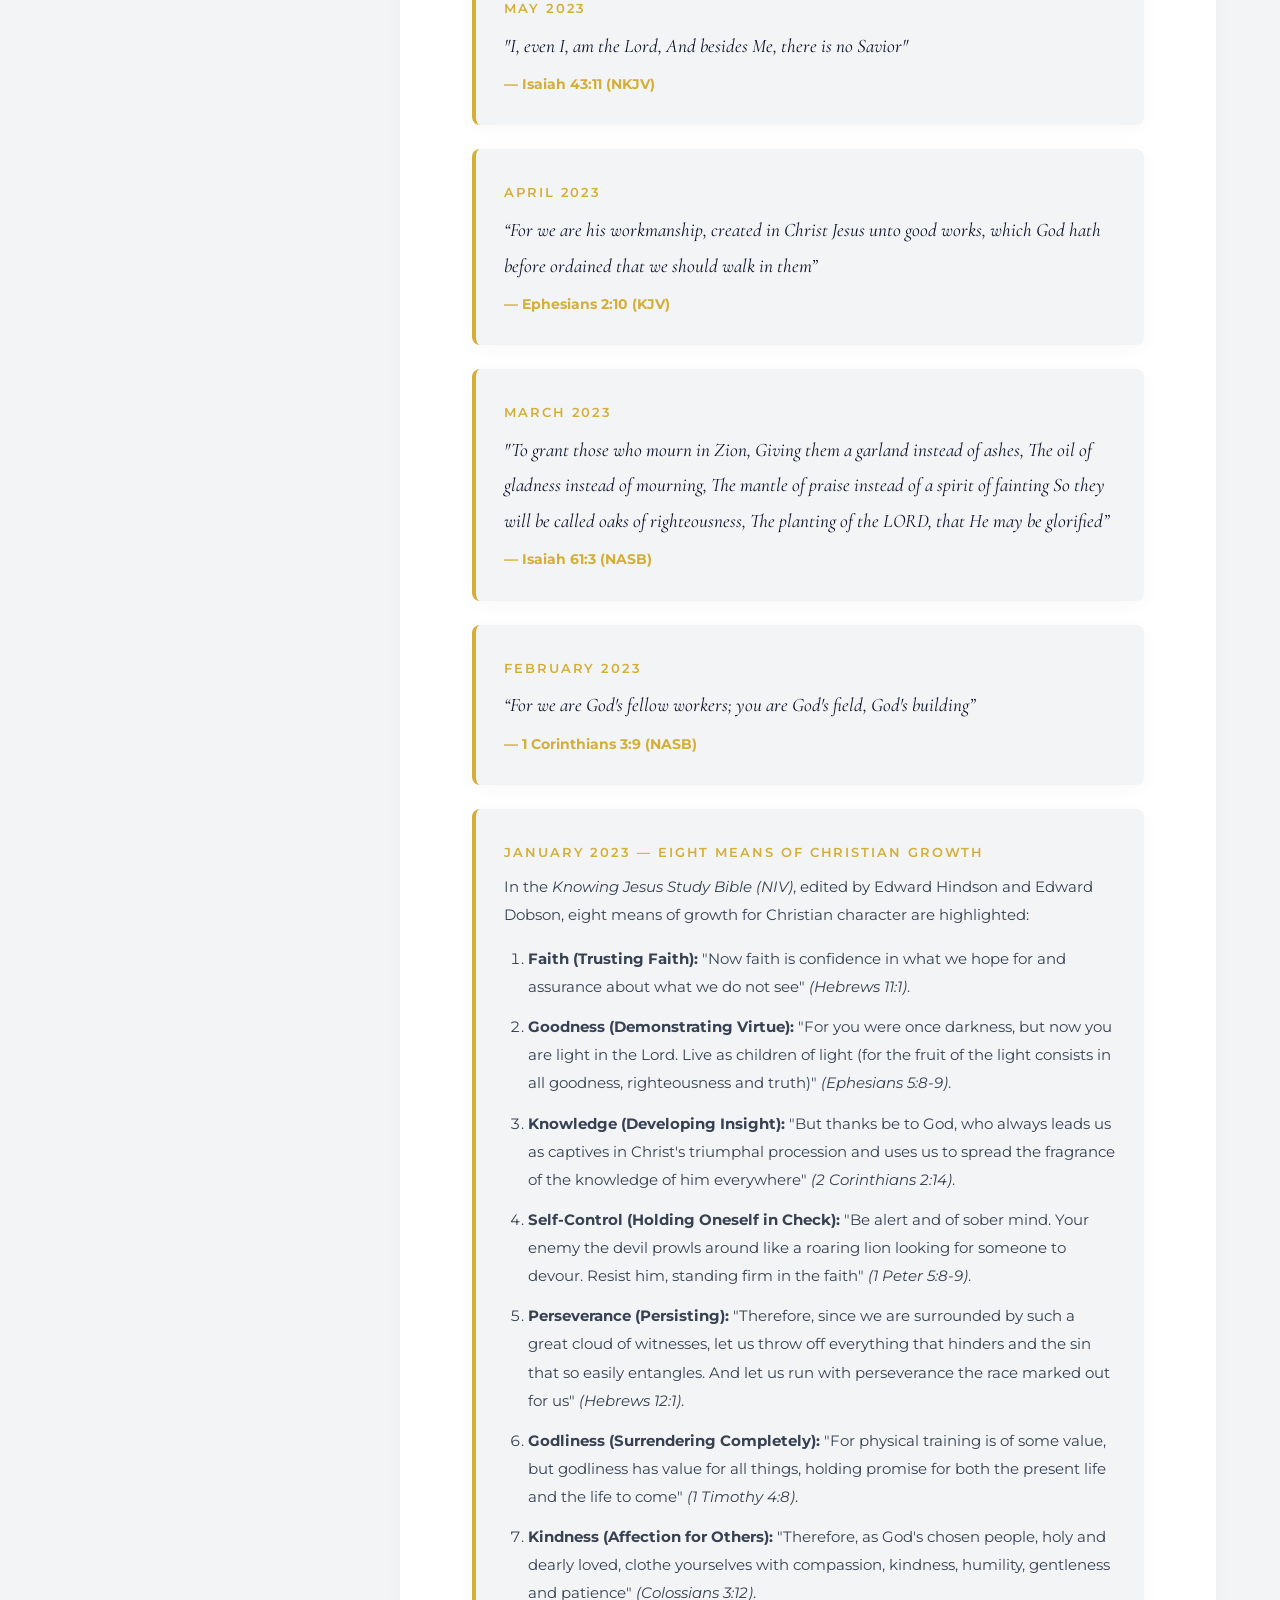
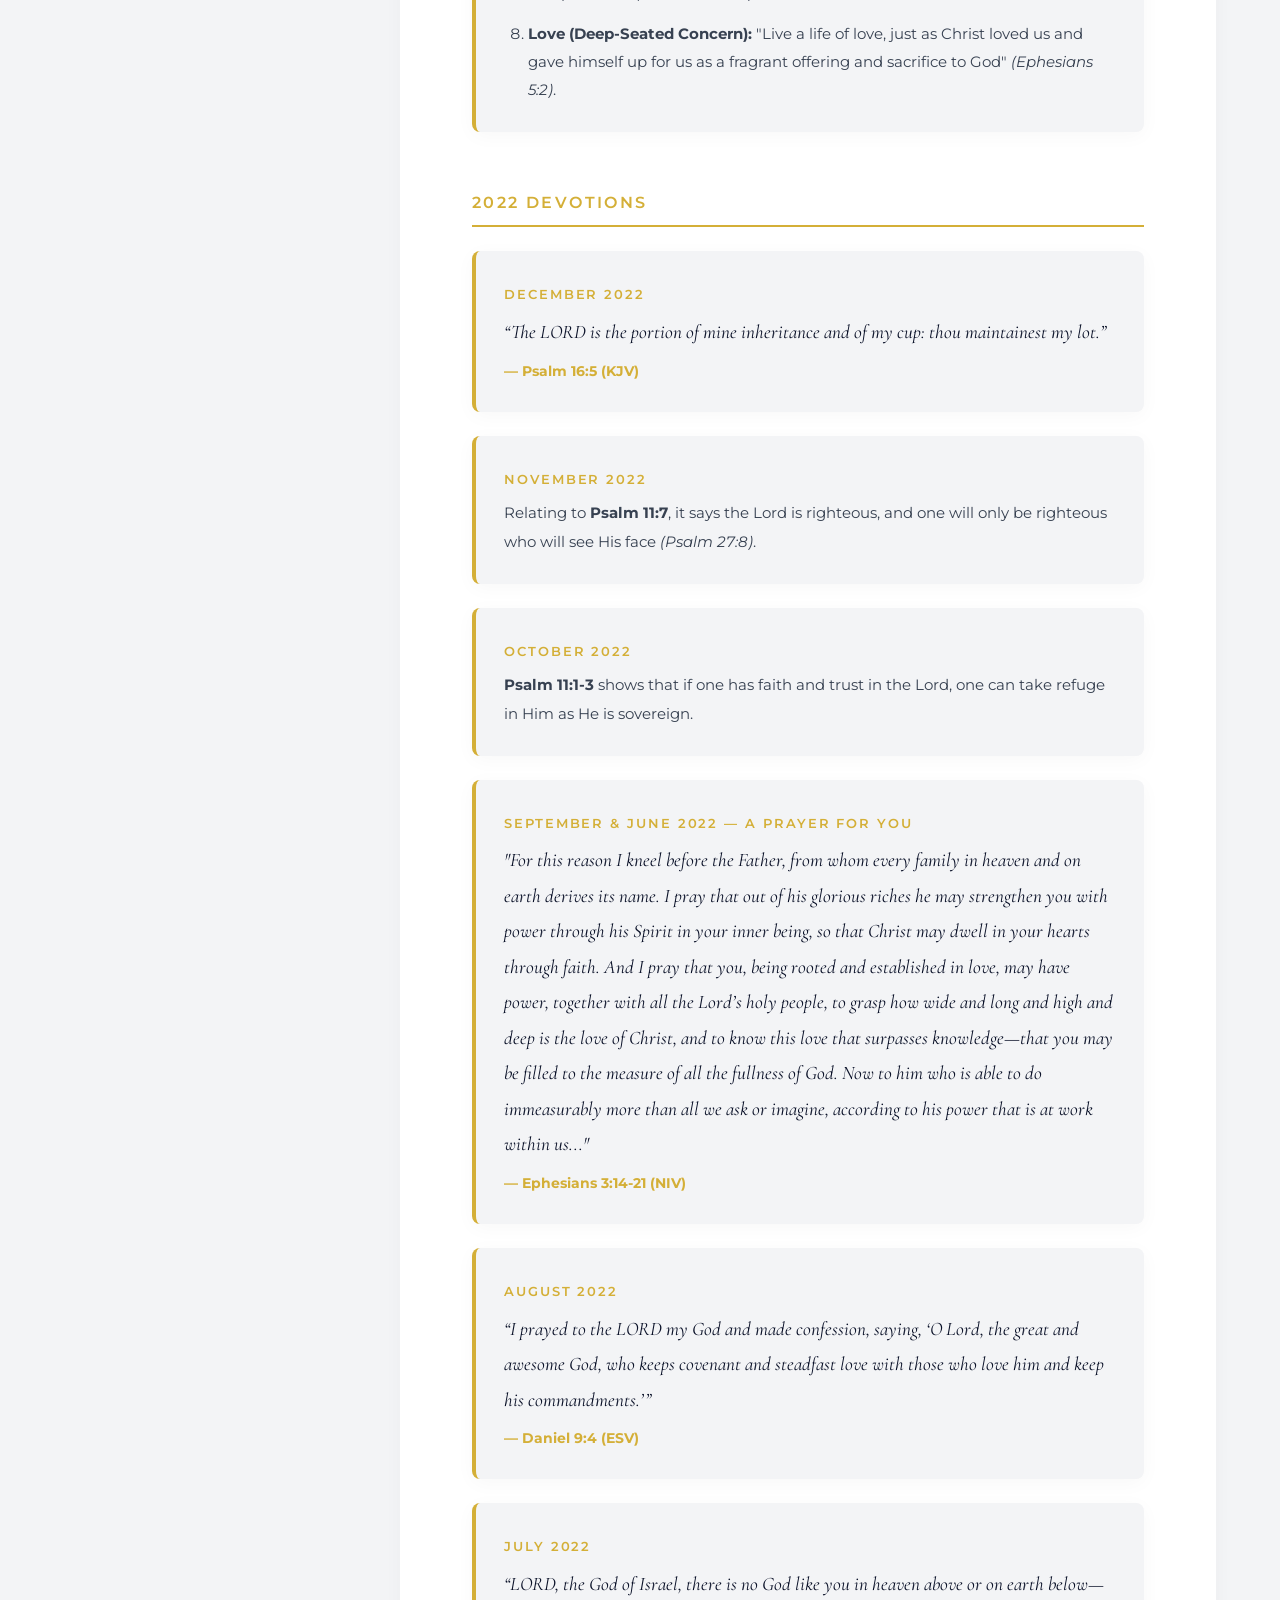
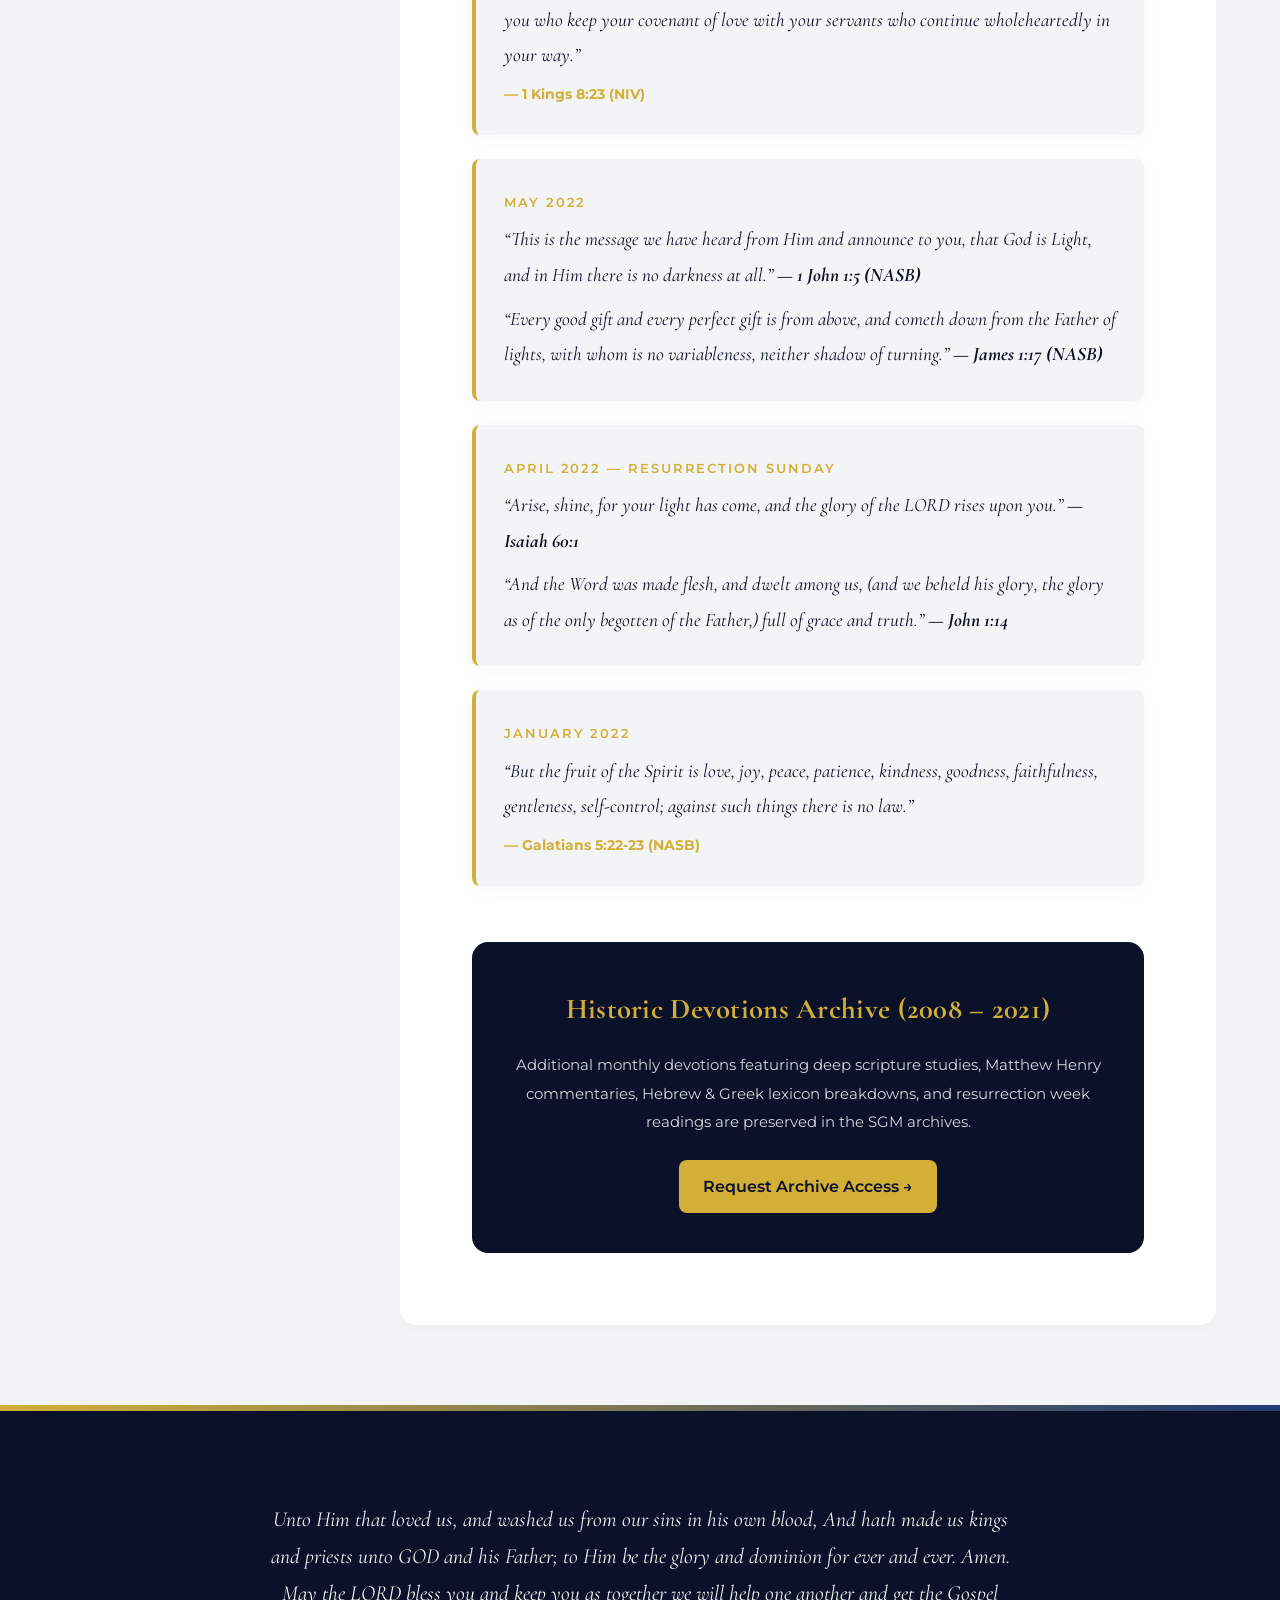
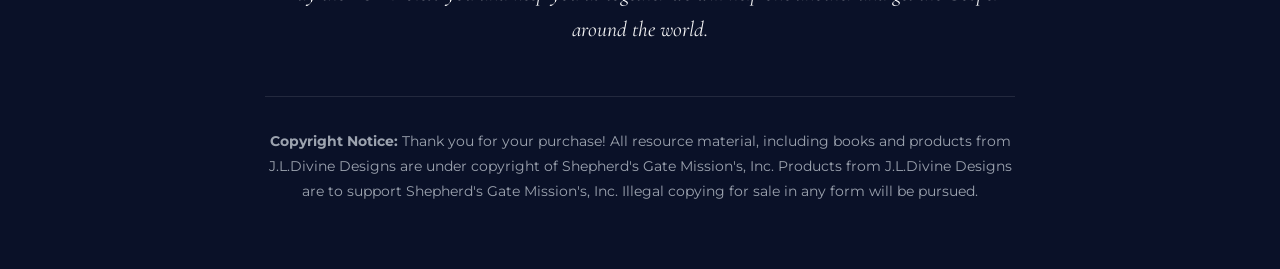
<file: devotions.html>
<!DOCTYPE html>
<html lang="en">
<head>
    <meta charset="UTF-8">
    <meta name="viewport" content="width=device-width, initial-scale=1.0">
    <title>Closerwalk Devotions | Shepherd's Gate Missions</title>
    <!-- Luxury Typography: Montserrat for clean UI, Cormorant Garamond for elegant editorial headers -->
    <link rel="preconnect" href="https://fonts.googleapis.com">
    <link rel="preconnect" href="https://fonts.gstatic.com" crossorigin>
    <link href="https://fonts.googleapis.com/css2?family=Cormorant+Garamond:ital,wght@0,400;0,600;0,700;1,400&family=Montserrat:wght@300;400;500;600&display=swap" rel="stylesheet">
    <link rel="stylesheet" href="style.css">
</head>
<body>

    <!-- Cinematic Hero Banner -->
    <div class="hero-banner">
        
        <!-- Frosted Glass Overlaid Header -->
        <header class="top-header glass-header fade-in-down">
            <div class="container header-container">
                <a href="index.html" class="header-logo">
                    <svg viewBox="0 0 100 100" width="45" height="45" aria-hidden="true" class="logo-icon">
                        <path d="M20 90 V40 A30 30 0 0 1 80 40 V90" stroke="#FFFFFF" stroke-width="5" fill="none" stroke-linecap="round"/>
                        <path d="M10 90 H90" stroke="#FFFFFF" stroke-width="5" stroke-linecap="round"/>
                        <path d="M50 20 V80 M32 42 H68" stroke="#D4AF37" stroke-width="7" stroke-linecap="round" stroke-linejoin="round"/>
                        <path d="M62 80 V45 A10 10 0 0 0 42 45" stroke="#FFFFFF" stroke-width="4" fill="none" stroke-linecap="round"/>
                    </svg>
                    <h1>Shepherd's Gate Missions Inc.</h1>
                </a>
            </div>
        </header>

        <!-- Banner image with continuous zoom in/out animation -->
        <img class="hero-bg-img" src="cross-banner.jpg" alt="Christian Cross silhouette against a beautiful sky">
        <div class="hero-overlay"></div>
    </div>

    <!-- Main Layout Wrapper -->
    <div class="container layout-wrapper">
        
        <!-- Sidebar Navigation -->
        <aside class="sidebar fade-in-up delay-1">
            <nav aria-label="Main Navigation">
                <ul>
                    <li><a href="index.html">Home</a></li>
                    <li><a href="missions.html">Shepherds Gate Missions</a></li>
                    <li><a href="president.html">About President of SGM</a></li>
                    <li><a href="accountability.html">Accountability</a></li>
                    <li><a href="devotions.html" class="active">Closerwalk Devotions</a></li>
                    <li><a href="bible-study.html">Bible Study</a></li>
                    <li><a href="counseling.html">Christian Counseling</a></li>
                    <li><a href="prayer.html">Prayer</a></li>
                    <li><a href="school.html">Online School</a></li>
                    <li><a href="contact.html">Contact / Donations</a></li>
                </ul>
            </nav>
        </aside>
        
        <main>
            <section class="content-block fade-in-up delay-2">
                <h2>Closerwalk Devotions</h2>
                <p style="font-size: 1.1rem; color: #6B7280; font-style: italic; margin-bottom: 2.5rem;">A monthly archive of scripture, reflections, and spiritual encouragement from Shepherd's Gate Missions.</p>

                <!-- 2025 Archive -->
                <div style="margin-bottom: 3.5rem;">
                    <h3 class="label-accent" style="font-size: 1rem; border-bottom: 2px solid var(--accent-color); padding-bottom: 0.5rem; margin-bottom: 1.5rem;">2025 Devotions</h3>

                    <div style="background: var(--bg-page); padding: 1.75rem; border-radius: var(--radius-md); border-left: 4px solid var(--accent-color); margin-bottom: 1.5rem; box-shadow: var(--shadow-soft);">
                        <span class="label-accent" style="display: inline-block; margin-bottom: 0.5rem;">April 2025</span>
                        <p style="font-family: 'Cormorant Garamond', serif; font-size: 1.2rem; font-style: italic; color: var(--primary-color); margin: 0;">
                            "Do not conform to the pattern of this world, but be transformed by renewing of your mind. Then, you will be able to test and approve what God's will is—His good, pleasing, and perfect will." 
                            <strong style="font-family: 'Montserrat', sans-serif; font-size: 0.85rem; font-style: normal; color: var(--accent-color); display: block; margin-top: 0.5rem;">— Romans 12:2</strong>
                        </p>
                    </div>
                </div>

                <!-- 2024 Archive -->
                <div style="margin-bottom: 3.5rem;">
                    <h3 class="label-accent" style="font-size: 1rem; border-bottom: 2px solid var(--accent-color); padding-bottom: 0.5rem; margin-bottom: 1.5rem;">2024 Devotions</h3>

                    <div style="background: var(--bg-page); padding: 1.75rem; border-radius: var(--radius-md); border-left: 4px solid var(--accent-color); margin-bottom: 1.5rem; box-shadow: var(--shadow-soft);">
                        <span class="label-accent" style="display: inline-block; margin-bottom: 0.5rem;">December 2024</span>
                        <p style="font-family: 'Cormorant Garamond', serif; font-size: 1.2rem; font-style: italic; color: var(--primary-color); margin: 0;">
                            "But those who wait on the LORD shall renew their strength; they shall mount up with wings like eagles, they shall run and not be weary, they shall walk and not faint."
                            <strong style="font-family: 'Montserrat', sans-serif; font-size: 0.85rem; font-style: normal; color: var(--accent-color); display: block; margin-top: 0.5rem;">— Isaiah 40:31</strong>
                        </p>
                    </div>

                    <div style="background: var(--bg-page); padding: 1.75rem; border-radius: var(--radius-md); border-left: 4px solid var(--accent-color); margin-bottom: 1.5rem; box-shadow: var(--shadow-soft);">
                        <span class="label-accent" style="display: inline-block; margin-bottom: 0.5rem;">August 2024</span>
                        <p style="font-family: 'Cormorant Garamond', serif; font-size: 1.2rem; font-style: italic; color: var(--primary-color); margin-bottom: 1rem;">
                            “O LORD, You are the portion of my inheritance and my cup; You maintain my lot.”
                            <strong style="font-family: 'Montserrat', sans-serif; font-size: 0.85rem; font-style: normal; color: var(--accent-color); display: block; margin-top: 0.5rem;">— Psalm 16:5 (NKJV)</strong>
                        </p>
                        <p style="font-size: 0.95rem; margin-bottom: 0;"><strong>Exposition:</strong> God had said to Aaron, when he gave him no special inheritance in Canaan, <em>"I am thy Part and thine Inheritance among the children of Israel"</em> (Numbers 18:20). David claims the same privilege. God is his "Portion," and he needs no other. A man's "cup" in Scripture is his lot or condition in life (Psalm 11:6, Psalm 23:5) — that which is given him to drink. David will have God only for his cup. "Thou maintainest my lot" — i.e. thou makest it firm and sure (comp. Psalm 30:6, <em>"In my prosperity I said, I shall never be moved"</em>) <em>(Pulpit Commentary)</em>.</p>
                    </div>
                </div>

                <!-- 2023 Archive -->
                <div style="margin-bottom: 3.5rem;">
                    <h3 class="label-accent" style="font-size: 1rem; border-bottom: 2px solid var(--accent-color); padding-bottom: 0.5rem; margin-bottom: 1.5rem;">2023 Devotions</h3>

                    <div style="background: var(--bg-page); padding: 1.75rem; border-radius: var(--radius-md); border-left: 4px solid var(--accent-color); margin-bottom: 1.5rem; box-shadow: var(--shadow-soft);">
                        <span class="label-accent" style="display: inline-block; margin-bottom: 0.5rem;">August 2023</span>
                        <p style="font-family: 'Cormorant Garamond', serif; font-size: 1.2rem; font-style: italic; color: var(--primary-color); margin: 0;">
                            "teaching them to observe all things that I have commanded you; and lo, I am with you always, even unto the end of the age. Amen."
                            <strong style="font-family: 'Montserrat', sans-serif; font-size: 0.85rem; font-style: normal; color: var(--accent-color); display: block; margin-top: 0.5rem;">— Matthew 28:20 (NKJV)</strong>
                        </p>
                    </div>

                    <div style="background: var(--bg-page); padding: 1.75rem; border-radius: var(--radius-md); border-left: 4px solid var(--accent-color); margin-bottom: 1.5rem; box-shadow: var(--shadow-soft);">
                        <span class="label-accent" style="display: inline-block; margin-bottom: 0.5rem;">July 2023</span>
                        <p style="font-family: 'Cormorant Garamond', serif; font-size: 1.2rem; font-style: italic; color: var(--primary-color); margin: 0;">
                            "For I am the LORD your God who takes hold of your right hand and says to you, 'Do not fear; I will help you'"
                            <strong style="font-family: 'Montserrat', sans-serif; font-size: 0.85rem; font-style: normal; color: var(--accent-color); display: block; margin-top: 0.5rem;">— Isaiah 41:13 (NIV)</strong>
                        </p>
                    </div>

                    <div style="background: var(--bg-page); padding: 1.75rem; border-radius: var(--radius-md); border-left: 4px solid var(--accent-color); margin-bottom: 1.5rem; box-shadow: var(--shadow-soft);">
                        <span class="label-accent" style="display: inline-block; margin-bottom: 0.5rem;">June 2023 — "God So Loved You"</span>
                        <ul style="list-style: none; padding-left: 0;">
                            <li style="margin-bottom: 1rem;">“For God so loved the world that he gave his one and only Son, that whoever believes in him shall not perish but have eternal life” <strong>— John 3:16 (NIV)</strong></li>
                            <li style="margin-bottom: 1rem;">“This is how God showed his love among us: He sent his one and only Son into the world that we might live through him” <strong>— 1 John 4:9 (NIV)</strong></li>
                            <li style="margin-bottom: 1rem;">“And so we know and rely on the love God has for us. God is love. Whoever lives in love lives in God, and God in them” <strong>— 1 John 4:16 (NIV)</strong></li>
                            <li style="margin-bottom: 1rem;">“Nevertheless we, according to His promise, look for new heavens and a new earth in which righteousness dwells” <strong>— 2 Peter 3:13 (NKJV)</strong></li>
                            <li style="margin-bottom: 1rem;">“Through these he has given us his very great and precious promises, so that through them you may participate in the divine nature, having escaped the corruption in the world caused by evil desires” <strong>— 2 Peter 1:4 (NIV)</strong></li>
                            <li style="margin-bottom: 1rem;">“When Jesus spoke again to the people, he said, ‘I am the light of the world. Whoever follows me will never walk in darkness, but will have the light of life.’” <strong>— John 8:12 (NIV)</strong></li>
                            <li style="margin-bottom: 1rem;">“Dear children, do not let anyone lead you astray. The one who does what is right is righteous, just as he is righteous” <strong>— 1 John 3:7 (NKJV)</strong></li>
                            <li style="margin-bottom: 1rem;">“The righteous person may have many troubles, but the LORD delivers him from them all” <strong>— Psalm 34:19 (NIV)</strong></li>
                            <li style="margin-bottom: 1rem;">“The LORD is near to the brokenhearted And saves those who are crushed in spirit” <strong>— Psalm 34:18 (NASB)</strong></li>
                            <li style="margin-bottom: 0;">“The righteous cry out, and the LORD hears, And delivers them out of all their troubles” <strong>— Psalm 34:17 (NKJV)</strong></li>
                        </ul>
                    </div>

                    <div style="background: var(--bg-page); padding: 1.75rem; border-radius: var(--radius-md); border-left: 4px solid var(--accent-color); margin-bottom: 1.5rem; box-shadow: var(--shadow-soft);">
                        <span class="label-accent" style="display: inline-block; margin-bottom: 0.5rem;">May 2023</span>
                        <p style="font-family: 'Cormorant Garamond', serif; font-size: 1.2rem; font-style: italic; color: var(--primary-color); margin: 0;">
                            "I, even I, am the Lord, And besides Me, there is no Savior"
                            <strong style="font-family: 'Montserrat', sans-serif; font-size: 0.85rem; font-style: normal; color: var(--accent-color); display: block; margin-top: 0.5rem;">— Isaiah 43:11 (NKJV)</strong>
                        </p>
                    </div>

                    <div style="background: var(--bg-page); padding: 1.75rem; border-radius: var(--radius-md); border-left: 4px solid var(--accent-color); margin-bottom: 1.5rem; box-shadow: var(--shadow-soft);">
                        <span class="label-accent" style="display: inline-block; margin-bottom: 0.5rem;">April 2023</span>
                        <p style="font-family: 'Cormorant Garamond', serif; font-size: 1.2rem; font-style: italic; color: var(--primary-color); margin: 0;">
                            “For we are his workmanship, created in Christ Jesus unto good works, which God hath before ordained that we should walk in them”
                            <strong style="font-family: 'Montserrat', sans-serif; font-size: 0.85rem; font-style: normal; color: var(--accent-color); display: block; margin-top: 0.5rem;">— Ephesians 2:10 (KJV)</strong>
                        </p>
                    </div>

                    <div style="background: var(--bg-page); padding: 1.75rem; border-radius: var(--radius-md); border-left: 4px solid var(--accent-color); margin-bottom: 1.5rem; box-shadow: var(--shadow-soft);">
                        <span class="label-accent" style="display: inline-block; margin-bottom: 0.5rem;">March 2023</span>
                        <p style="font-family: 'Cormorant Garamond', serif; font-size: 1.2rem; font-style: italic; color: var(--primary-color); margin: 0;">
                            "To grant those who mourn in Zion, Giving them a garland instead of ashes, The oil of gladness instead of mourning, The mantle of praise instead of a spirit of fainting So they will be called oaks of righteousness, The planting of the LORD, that He may be glorified”
                            <strong style="font-family: 'Montserrat', sans-serif; font-size: 0.85rem; font-style: normal; color: var(--accent-color); display: block; margin-top: 0.5rem;">— Isaiah 61:3 (NASB)</strong>
                        </p>
                    </div>

                    <div style="background: var(--bg-page); padding: 1.75rem; border-radius: var(--radius-md); border-left: 4px solid var(--accent-color); margin-bottom: 1.5rem; box-shadow: var(--shadow-soft);">
                        <span class="label-accent" style="display: inline-block; margin-bottom: 0.5rem;">February 2023</span>
                        <p style="font-family: 'Cormorant Garamond', serif; font-size: 1.2rem; font-style: italic; color: var(--primary-color); margin: 0;">
                            “For we are God's fellow workers; you are God's field, God's building”
                            <strong style="font-family: 'Montserrat', sans-serif; font-size: 0.85rem; font-style: normal; color: var(--accent-color); display: block; margin-top: 0.5rem;">— 1 Corinthians 3:9 (NASB)</strong>
                        </p>
                    </div>

                    <div style="background: var(--bg-page); padding: 1.75rem; border-radius: var(--radius-md); border-left: 4px solid var(--accent-color); margin-bottom: 1.5rem; box-shadow: var(--shadow-soft);">
                        <span class="label-accent" style="display: inline-block; margin-bottom: 0.5rem;">January 2023 — Eight Means of Christian Growth</span>
                        <p style="font-size: 0.95rem; margin-bottom: 1rem;">In the <em>Knowing Jesus Study Bible (NIV)</em>, edited by Edward Hindson and Edward Dobson, eight means of growth for Christian character are highlighted:</p>
                        <ol style="margin-left: 1.5rem; font-size: 0.95rem;">
                            <li style="margin-bottom: 0.75rem;"><strong>Faith (Trusting Faith):</strong> "Now faith is confidence in what we hope for and assurance about what we do not see" <em>(Hebrews 11:1)</em>.</li>
                            <li style="margin-bottom: 0.75rem;"><strong>Goodness (Demonstrating Virtue):</strong> "For you were once darkness, but now you are light in the Lord. Live as children of light (for the fruit of the light consists in all goodness, righteousness and truth)" <em>(Ephesians 5:8-9)</em>.</li>
                            <li style="margin-bottom: 0.75rem;"><strong>Knowledge (Developing Insight):</strong> "But thanks be to God, who always leads us as captives in Christ's triumphal procession and uses us to spread the fragrance of the knowledge of him everywhere" <em>(2 Corinthians 2:14)</em>.</li>
                            <li style="margin-bottom: 0.75rem;"><strong>Self-Control (Holding Oneself in Check):</strong> "Be alert and of sober mind. Your enemy the devil prowls around like a roaring lion looking for someone to devour. Resist him, standing firm in the faith" <em>(1 Peter 5:8-9)</em>.</li>
                            <li style="margin-bottom: 0.75rem;"><strong>Perseverance (Persisting):</strong> "Therefore, since we are surrounded by such a great cloud of witnesses, let us throw off everything that hinders and the sin that so easily entangles. And let us run with perseverance the race marked out for us" <em>(Hebrews 12:1)</em>.</li>
                            <li style="margin-bottom: 0.75rem;"><strong>Godliness (Surrendering Completely):</strong> "For physical training is of some value, but godliness has value for all things, holding promise for both the present life and the life to come" <em>(1 Timothy 4:8)</em>.</li>
                            <li style="margin-bottom: 0.75rem;"><strong>Kindness (Affection for Others):</strong> "Therefore, as God's chosen people, holy and dearly loved, clothe yourselves with compassion, kindness, humility, gentleness and patience" <em>(Colossians 3:12)</em>.</li>
                            <li style="margin-bottom: 0;"><strong>Love (Deep-Seated Concern):</strong> "Live a life of love, just as Christ loved us and gave himself up for us as a fragrant offering and sacrifice to God" <em>(Ephesians 5:2)</em>.</li>
                        </ol>
                    </div>
                </div>

                <!-- 2022 Archive -->
                <div style="margin-bottom: 3.5rem;">
                    <h3 class="label-accent" style="font-size: 1rem; border-bottom: 2px solid var(--accent-color); padding-bottom: 0.5rem; margin-bottom: 1.5rem;">2022 Devotions</h3>

                    <div style="background: var(--bg-page); padding: 1.75rem; border-radius: var(--radius-md); border-left: 4px solid var(--accent-color); margin-bottom: 1.5rem; box-shadow: var(--shadow-soft);">
                        <span class="label-accent" style="display: inline-block; margin-bottom: 0.5rem;">December 2022</span>
                        <p style="font-family: 'Cormorant Garamond', serif; font-size: 1.2rem; font-style: italic; color: var(--primary-color); margin: 0;">
                            “The LORD is the portion of mine inheritance and of my cup: thou maintainest my lot.”
                            <strong style="font-family: 'Montserrat', sans-serif; font-size: 0.85rem; font-style: normal; color: var(--accent-color); display: block; margin-top: 0.5rem;">— Psalm 16:5 (KJV)</strong>
                        </p>
                    </div>

                    <div style="background: var(--bg-page); padding: 1.75rem; border-radius: var(--radius-md); border-left: 4px solid var(--accent-color); margin-bottom: 1.5rem; box-shadow: var(--shadow-soft);">
                        <span class="label-accent" style="display: inline-block; margin-bottom: 0.5rem;">November 2022</span>
                        <p style="font-size: 0.95rem; margin: 0;">Relating to <strong>Psalm 11:7</strong>, it says the Lord is righteous, and one will only be righteous who will see His face <em>(Psalm 27:8)</em>.</p>
                    </div>

                    <div style="background: var(--bg-page); padding: 1.75rem; border-radius: var(--radius-md); border-left: 4px solid var(--accent-color); margin-bottom: 1.5rem; box-shadow: var(--shadow-soft);">
                        <span class="label-accent" style="display: inline-block; margin-bottom: 0.5rem;">October 2022</span>
                        <p style="font-size: 0.95rem; margin: 0;"><strong>Psalm 11:1-3</strong> shows that if one has faith and trust in the Lord, one can take refuge in Him as He is sovereign.</p>
                    </div>

                    <div style="background: var(--bg-page); padding: 1.75rem; border-radius: var(--radius-md); border-left: 4px solid var(--accent-color); margin-bottom: 1.5rem; box-shadow: var(--shadow-soft);">
                        <span class="label-accent" style="display: inline-block; margin-bottom: 0.5rem;">September & June 2022 — A Prayer for You</span>
                        <p style="font-family: 'Cormorant Garamond', serif; font-size: 1.2rem; font-style: italic; color: var(--primary-color); margin-bottom: 0.5rem;">
                            "For this reason I kneel before the Father, from whom every family in heaven and on earth derives its name. I pray that out of his glorious riches he may strengthen you with power through his Spirit in your inner being, so that Christ may dwell in your hearts through faith. And I pray that you, being rooted and established in love, may have power, together with all the Lord’s holy people, to grasp how wide and long and high and deep is the love of Christ, and to know this love that surpasses knowledge—that you may be filled to the measure of all the fullness of God. Now to him who is able to do immeasurably more than all we ask or imagine, according to his power that is at work within us..."
                        </p>
                        <strong style="font-family: 'Montserrat', sans-serif; font-size: 0.85rem; font-style: normal; color: var(--accent-color); display: block;">— Ephesians 3:14-21 (NIV)</strong>
                    </div>

                    <div style="background: var(--bg-page); padding: 1.75rem; border-radius: var(--radius-md); border-left: 4px solid var(--accent-color); margin-bottom: 1.5rem; box-shadow: var(--shadow-soft);">
                        <span class="label-accent" style="display: inline-block; margin-bottom: 0.5rem;">August 2022</span>
                        <p style="font-family: 'Cormorant Garamond', serif; font-size: 1.2rem; font-style: italic; color: var(--primary-color); margin: 0;">
                            “I prayed to the LORD my God and made confession, saying, ‘O Lord, the great and awesome God, who keeps covenant and steadfast love with those who love him and keep his commandments.’”
                            <strong style="font-family: 'Montserrat', sans-serif; font-size: 0.85rem; font-style: normal; color: var(--accent-color); display: block; margin-top: 0.5rem;">— Daniel 9:4 (ESV)</strong>
                        </p>
                    </div>

                    <div style="background: var(--bg-page); padding: 1.75rem; border-radius: var(--radius-md); border-left: 4px solid var(--accent-color); margin-bottom: 1.5rem; box-shadow: var(--shadow-soft);">
                        <span class="label-accent" style="display: inline-block; margin-bottom: 0.5rem;">July 2022</span>
                        <p style="font-family: 'Cormorant Garamond', serif; font-size: 1.2rem; font-style: italic; color: var(--primary-color); margin: 0;">
                            “LORD, the God of Israel, there is no God like you in heaven above or on earth below—you who keep your covenant of love with your servants who continue wholeheartedly in your way.”
                            <strong style="font-family: 'Montserrat', sans-serif; font-size: 0.85rem; font-style: normal; color: var(--accent-color); display: block; margin-top: 0.5rem;">— 1 Kings 8:23 (NIV)</strong>
                        </p>
                    </div>

                    <div style="background: var(--bg-page); padding: 1.75rem; border-radius: var(--radius-md); border-left: 4px solid var(--accent-color); margin-bottom: 1.5rem; box-shadow: var(--shadow-soft);">
                        <span class="label-accent" style="display: inline-block; margin-bottom: 0.5rem;">May 2022</span>
                        <p style="font-family: 'Cormorant Garamond', serif; font-size: 1.2rem; font-style: italic; color: var(--primary-color); margin-bottom: 0.5rem;">
                            “This is the message we have heard from Him and announce to you, that God is Light, and in Him there is no darkness at all.” <strong>— 1 John 1:5 (NASB)</strong>
                        </p>
                        <p style="font-family: 'Cormorant Garamond', serif; font-size: 1.2rem; font-style: italic; color: var(--primary-color); margin: 0;">
                            “Every good gift and every perfect gift is from above, and cometh down from the Father of lights, with whom is no variableness, neither shadow of turning.” <strong>— James 1:17 (NASB)</strong>
                        </p>
                    </div>

                    <div style="background: var(--bg-page); padding: 1.75rem; border-radius: var(--radius-md); border-left: 4px solid var(--accent-color); margin-bottom: 1.5rem; box-shadow: var(--shadow-soft);">
                        <span class="label-accent" style="display: inline-block; margin-bottom: 0.5rem;">April 2022 — Resurrection Sunday</span>
                        <p style="font-family: 'Cormorant Garamond', serif; font-size: 1.2rem; font-style: italic; color: var(--primary-color); margin-bottom: 0.5rem;">
                            “Arise, shine, for your light has come, and the glory of the LORD rises upon you.” <strong>— Isaiah 60:1</strong>
                        </p>
                        <p style="font-family: 'Cormorant Garamond', serif; font-size: 1.2rem; font-style: italic; color: var(--primary-color); margin: 0;">
                            “And the Word was made flesh, and dwelt among us, (and we beheld his glory, the glory as of the only begotten of the Father,) full of grace and truth.” <strong>— John 1:14</strong>
                        </p>
                    </div>

                    <div style="background: var(--bg-page); padding: 1.75rem; border-radius: var(--radius-md); border-left: 4px solid var(--accent-color); margin-bottom: 1.5rem; box-shadow: var(--shadow-soft);">
                        <span class="label-accent" style="display: inline-block; margin-bottom: 0.5rem;">January 2022</span>
                        <p style="font-family: 'Cormorant Garamond', serif; font-size: 1.2rem; font-style: italic; color: var(--primary-color); margin: 0;">
                            “But the fruit of the Spirit is love, joy, peace, patience, kindness, goodness, faithfulness, gentleness, self-control; against such things there is no law.”
                            <strong style="font-family: 'Montserrat', sans-serif; font-size: 0.85rem; font-style: normal; color: var(--accent-color); display: block; margin-top: 0.5rem;">— Galatians 5:22-23 (NASB)</strong>
                        </p>
                    </div>
                </div>

                <!-- Earlier Archives Summary Banner -->
                <div style="background: var(--primary-color); color: #FFFFFF; padding: 2.5rem; border-radius: var(--radius-lg); text-align: center; margin-top: 3rem;">
                    <h3 style="color: var(--accent-color); font-size: 1.8rem; margin-bottom: 1rem;">Historic Devotions Archive (2008 – 2021)</h3>
                    <p style="font-size: 0.95rem; color: #D1D5DB; max-width: 700px; margin: 0 auto 1.5rem;">Additional monthly devotions featuring deep scripture studies, Matthew Henry commentaries, Hebrew & Greek lexicon breakdowns, and resurrection week readings are preserved in the SGM archives.</p>
                    <a href="contact.html" style="display: inline-block; background: var(--accent-color); color: var(--primary-color); font-weight: 600; padding: 0.75rem 1.5rem; border-radius: var(--radius-md); transition: var(--transition-fast);">Request Archive Access &rarr;</a>
                </div>

            </section>
        </main>
    </div>
    
    <footer class="fade-in-up delay-4">
        <div class="container">
            <p class="blessing">Unto Him that loved us, and washed us from our sins in his own blood, And hath made us kings and priests unto GOD and his Father; to Him be the glory and dominion for ever and ever. Amen. May the LORD bless you and keep you as together we will help one another and get the Gospel around the world.</p>
            <p class="copyright"><strong>Copyright Notice:</strong> Thank you for your purchase! All resource material, including books and products from J.L.Divine Designs are under copyright of Shepherd's Gate Mission's, Inc. Products from J.L.Divine Designs are to support Shepherd's Gate Mission's, Inc. Illegal copying for sale in any form will be pursued.</p>
        </div>
    </footer>
</body>
</html>
</file>
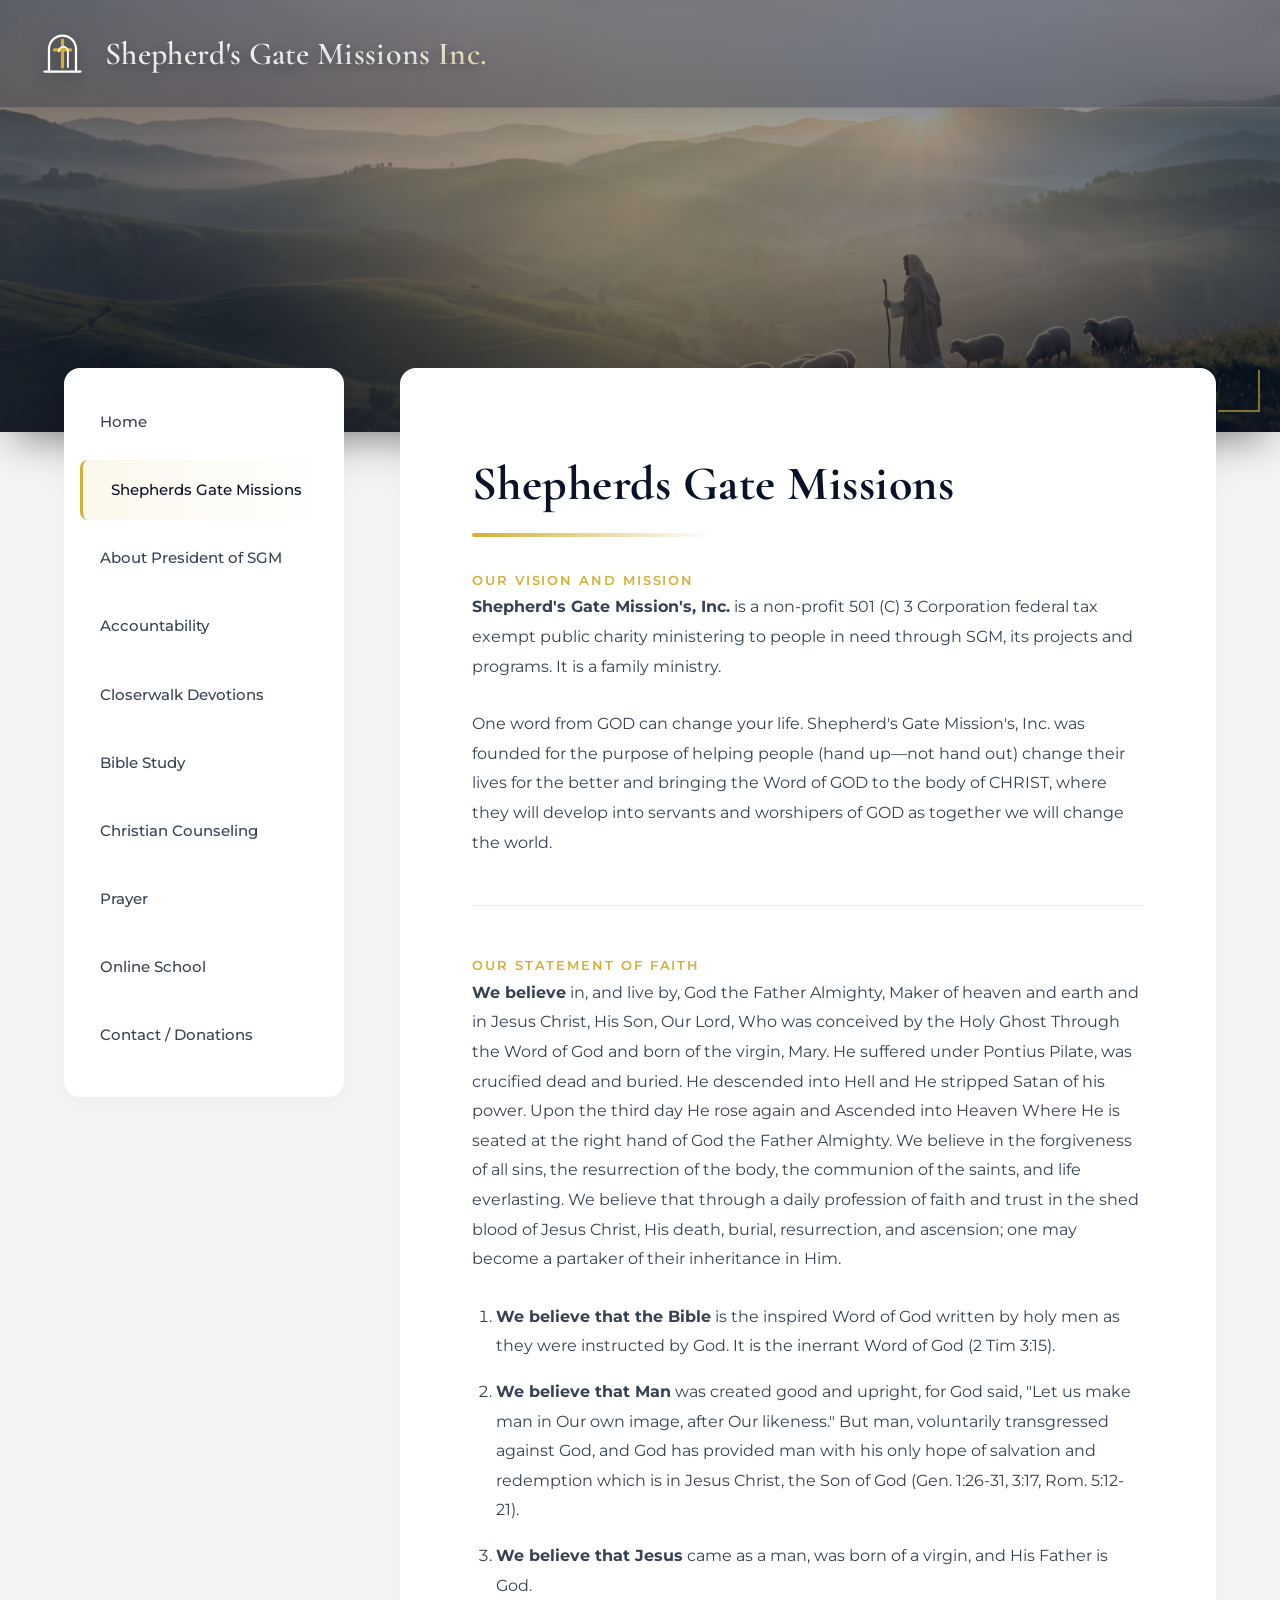
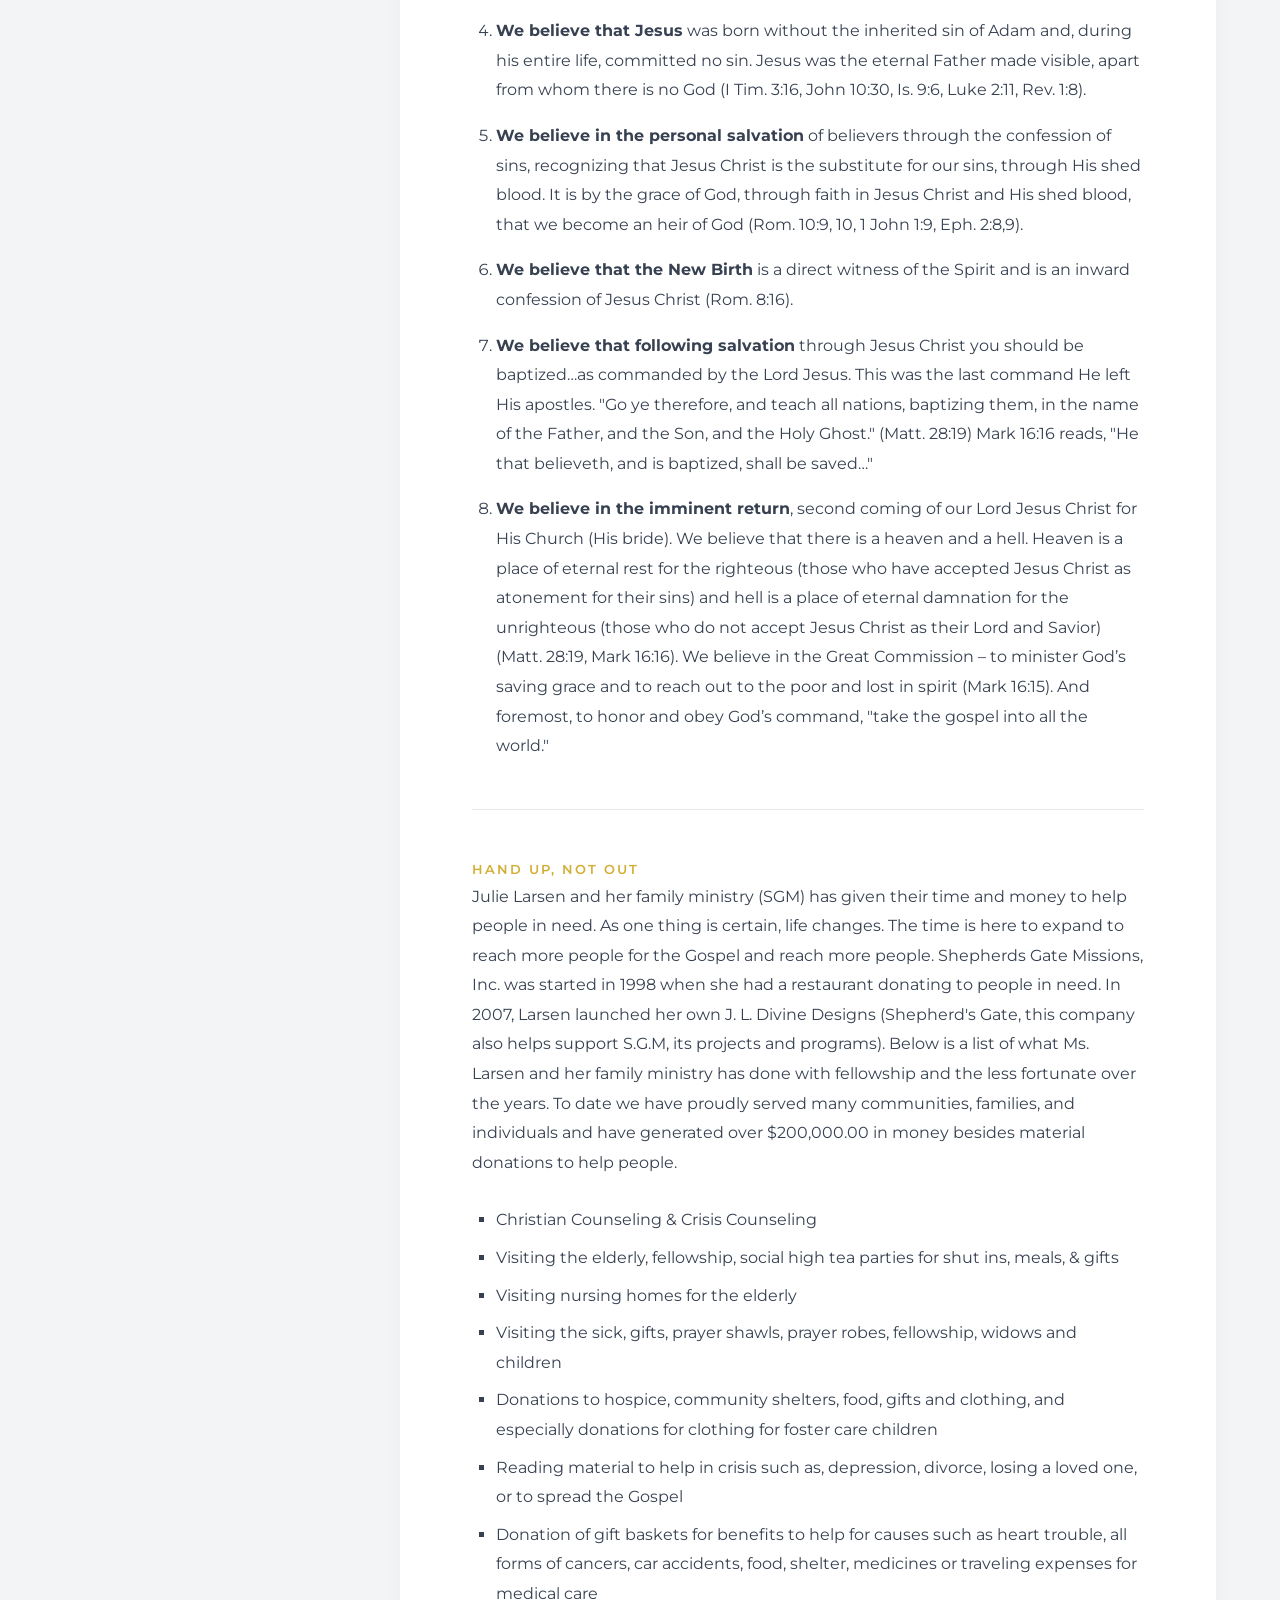
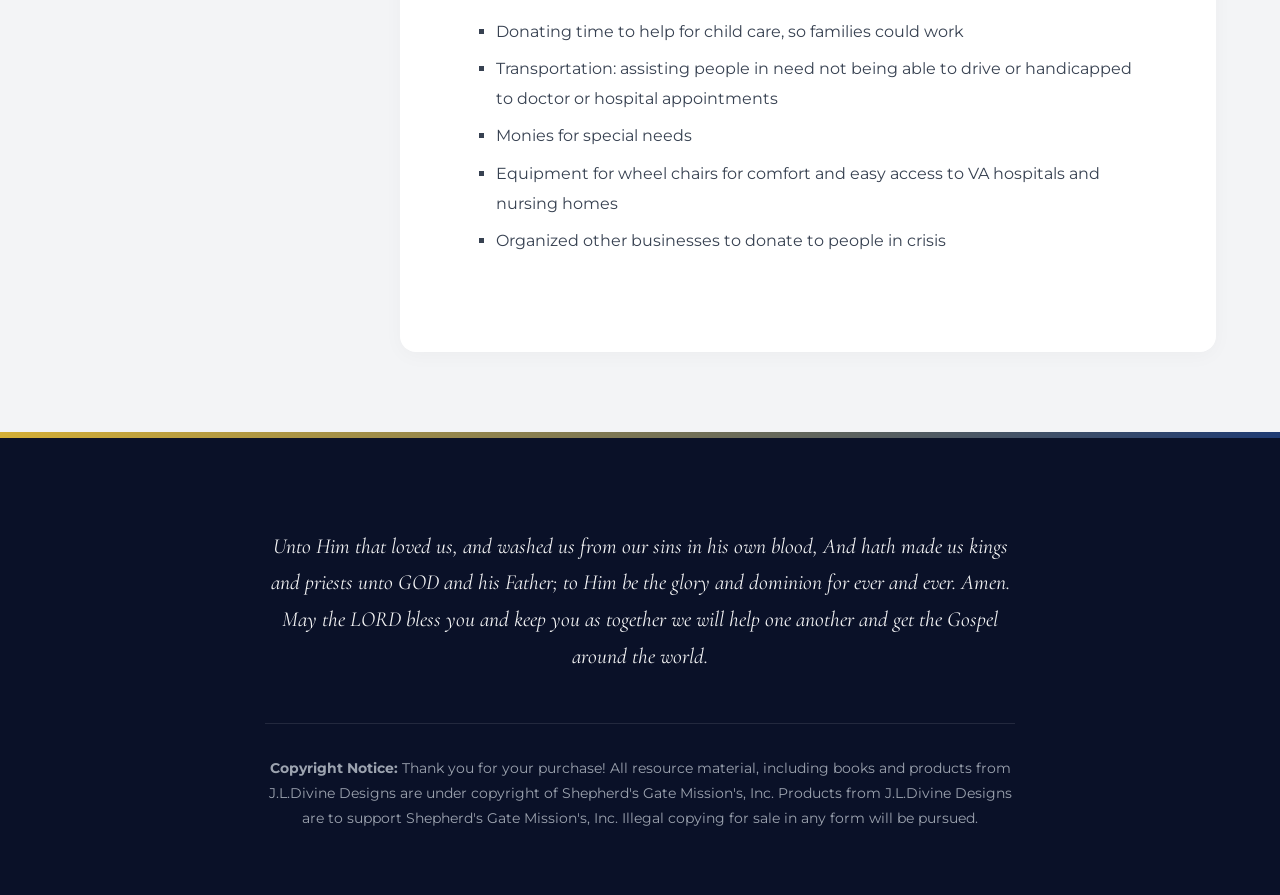
<file: missions.html>
<!DOCTYPE html>
<html lang="en">
<head>
    <meta charset="UTF-8">
    <meta name="viewport" content="width=device-width, initial-scale=1.0">
    <title>Shepherds Gate Missions | Shepherd's Gate Missions</title>
    <!-- Luxury Typography: Montserrat for clean UI, Cormorant Garamond for elegant editorial headers -->
    <link rel="preconnect" href="https://fonts.googleapis.com">
    <link rel="preconnect" href="https://fonts.gstatic.com" crossorigin>
    <link href="https://fonts.googleapis.com/css2?family=Cormorant+Garamond:ital,wght@0,400;0,600;0,700;1,400&family=Montserrat:wght@300;400;500;600&display=swap" rel="stylesheet">
    <link rel="stylesheet" href="style.css">
</head>
<body>

    <!-- Cinematic Hero Banner -->
    <div class="hero-banner">
        
        <!-- Frosted Glass Overlaid Header -->
        <header class="top-header glass-header fade-in-down">
            <div class="container header-container">
                <a href="index.html" class="header-logo">
                    <svg viewBox="0 0 100 100" width="45" height="45" aria-hidden="true" class="logo-icon">
                        <path d="M20 90 V40 A30 30 0 0 1 80 40 V90" stroke="#FFFFFF" stroke-width="5" fill="none" stroke-linecap="round"/>
                        <path d="M10 90 H90" stroke="#FFFFFF" stroke-width="5" stroke-linecap="round"/>
                        <path d="M50 20 V80 M32 42 H68" stroke="#D4AF37" stroke-width="7" stroke-linecap="round" stroke-linejoin="round"/>
                        <path d="M62 80 V45 A10 10 0 0 0 42 45" stroke="#FFFFFF" stroke-width="4" fill="none" stroke-linecap="round"/>
                    </svg>
                    <h1>Shepherd's Gate Missions Inc.</h1>
                </a>
            </div>
        </header>

        <!-- Banner image with continuous zoom in/out animation -->
        <img class="hero-bg-img" src="cross-banner.jpg" alt="Christian Cross silhouette against a beautiful sky">
        <div class="hero-overlay"></div>
    </div>

    <!-- Main Layout Wrapper -->
    <div class="container layout-wrapper">
        
        <!-- Sidebar Navigation -->
        <aside class="sidebar fade-in-up delay-1">
            <nav aria-label="Main Navigation">
                <ul>
                    <li><a href="index.html">Home</a></li>
                    <li><a href="missions.html" class="active">Shepherds Gate Missions</a></li>
                    <li><a href="president.html">About President of SGM</a></li>
                    <li><a href="accountability.html">Accountability</a></li>
                    <li><a href="devotions.html">Closerwalk Devotions</a></li>
                    <li><a href="bible-study.html">Bible Study</a></li>
                    <li><a href="counseling.html">Christian Counseling</a></li>
                    <li><a href="prayer.html">Prayer</a></li>
                    <li><a href="school.html">Online School</a></li>
                    <li><a href="contact.html">Contact / Donations</a></li>
                </ul>
            </nav>
        </aside>
        
        <main>
            <section class="content-block fade-in-up delay-2">
                <h2>Shepherds Gate Missions</h2>

                <h3 class="label-accent" style="margin-top: 1rem;">Our Vision and Mission</h3>
                <p><strong>Shepherd's Gate Mission's, Inc.</strong> is a non-profit 501 (C) 3 Corporation federal tax exempt public charity ministering to people in need through SGM, its projects and programs. It is a family ministry.</p>
                <p>One word from GOD can change your life. Shepherd's Gate Mission's, Inc. was founded for the purpose of helping people (hand up—not hand out) change their lives for the better and bringing the Word of GOD to the body of CHRIST, where they will develop into servants and worshipers of GOD as together we will change the world.</p>

                <hr style="border: 0; height: 1px; background: var(--border-color); margin: 3rem 0;">

                <h3 class="label-accent">Our Statement of Faith</h3>
                <p><strong>We believe</strong> in, and live by, God the Father Almighty, Maker of heaven and earth and in Jesus Christ, His Son, Our Lord, Who was conceived by the Holy Ghost Through the Word of God and born of the virgin, Mary. He suffered under Pontius Pilate, was crucified dead and buried. He descended into Hell and He stripped Satan of his power. Upon the third day He rose again and Ascended into Heaven Where He is seated at the right hand of God the Father Almighty. We believe in the forgiveness of all sins, the resurrection of the body, the communion of the saints, and life everlasting. We believe that through a daily profession of faith and trust in the shed blood of Jesus Christ, His death, burial, resurrection, and ascension; one may become a partaker of their inheritance in Him.</p>

                <!-- Converted paragraph numbers into a clean, semantic ordered list for scannability -->
                <ol style="margin-left: 1.5rem; margin-bottom: 2.5rem; color: var(--text-body);">
                    <li style="margin-bottom: 1rem;"><strong>We believe that the Bible</strong> is the inspired Word of God written by holy men as they were instructed by God. It is the inerrant Word of God (2 Tim 3:15).</li>
                    <li style="margin-bottom: 1rem;"><strong>We believe that Man</strong> was created good and upright, for God said, "Let us make man in Our own image, after Our likeness." But man, voluntarily transgressed against God, and God has provided man with his only hope of salvation and redemption which is in Jesus Christ, the Son of God (Gen. 1:26-31, 3:17, Rom. 5:12-21).</li>
                    <li style="margin-bottom: 1rem;"><strong>We believe that Jesus</strong> came as a man, was born of a virgin, and His Father is God.</li>
                    <li style="margin-bottom: 1rem;"><strong>We believe that Jesus</strong> was born without the inherited sin of Adam and, during his entire life, committed no sin. Jesus was the eternal Father made visible, apart from whom there is no God (I Tim. 3:16, John 10:30, Is. 9:6, Luke 2:11, Rev. 1:8).</li>
                    <li style="margin-bottom: 1rem;"><strong>We believe in the personal salvation</strong> of believers through the confession of sins, recognizing that Jesus Christ is the substitute for our sins, through His shed blood. It is by the grace of God, through faith in Jesus Christ and His shed blood, that we become an heir of God (Rom. 10:9, 10, 1 John 1:9, Eph. 2:8,9).</li>
                    <li style="margin-bottom: 1rem;"><strong>We believe that the New Birth</strong> is a direct witness of the Spirit and is an inward confession of Jesus Christ (Rom. 8:16).</li>
                    <li style="margin-bottom: 1rem;"><strong>We believe that following salvation</strong> through Jesus Christ you should be baptized…as commanded by the Lord Jesus. This was the last command He left His apostles. "Go ye therefore, and teach all nations, baptizing them, in the name of the Father, and the Son, and the Holy Ghost." (Matt. 28:19) Mark 16:16 reads, "He that believeth, and is baptized, shall be saved…"</li>
                    <li style="margin-bottom: 1rem;"><strong>We believe in the imminent return</strong>, second coming of our Lord Jesus Christ for His Church (His bride). We believe that there is a heaven and a hell. Heaven is a place of eternal rest for the righteous (those who have accepted Jesus Christ as atonement for their sins) and hell is a place of eternal damnation for the unrighteous (those who do not accept Jesus Christ as their Lord and Savior) (Matt. 28:19, Mark 16:16). We believe in the Great Commission – to minister God’s saving grace and to reach out to the poor and lost in spirit (Mark 16:15). And foremost, to honor and obey God’s command, "take the gospel into all the world."</li>
                </ol>

                <hr style="border: 0; height: 1px; background: var(--border-color); margin: 3rem 0;">

                <h3 class="label-accent">Hand Up, Not Out</h3>
                <p>Julie Larsen and her family ministry (SGM) has given their time and money to help people in need. As one thing is certain, life changes. The time is here to expand to reach more people for the Gospel and reach more people. Shepherds Gate Missions, Inc. was started in 1998 when she had a restaurant donating to people in need. In 2007, Larsen launched her own J. L. Divine Designs (Shepherd's Gate, this company also helps support S.G.M, its projects and programs). Below is a list of what Ms. Larsen and her family ministry has done with fellowship and the less fortunate over the years. To date we have proudly served many communities, families, and individuals and have generated over $200,000.00 in money besides material donations to help people.</p>

                <!-- Converted paragraph numbers into a clean, semantic unordered list for scannability -->
                <ul style="margin-left: 1.5rem; margin-bottom: 1.5rem; color: var(--text-body); list-style-type: square;">
                    <li style="margin-bottom: 0.5rem;">Christian Counseling & Crisis Counseling</li>
                    <li style="margin-bottom: 0.5rem;">Visiting the elderly, fellowship, social high tea parties for shut ins, meals, & gifts</li>
                    <li style="margin-bottom: 0.5rem;">Visiting nursing homes for the elderly</li>
                    <li style="margin-bottom: 0.5rem;">Visiting the sick, gifts, prayer shawls, prayer robes, fellowship, widows and children</li>
                    <li style="margin-bottom: 0.5rem;">Donations to hospice, community shelters, food, gifts and clothing, and especially donations for clothing for foster care children</li>
                    <li style="margin-bottom: 0.5rem;">Reading material to help in crisis such as, depression, divorce, losing a loved one, or to spread the Gospel</li>
                    <li style="margin-bottom: 0.5rem;">Donation of gift baskets for benefits to help for causes such as heart trouble, all forms of cancers, car accidents, food, shelter, medicines or traveling expenses for medical care</li>
                    <li style="margin-bottom: 0.5rem;">Donating time to help for child care, so families could work</li>
                    <li style="margin-bottom: 0.5rem;">Transportation: assisting people in need not being able to drive or handicapped to doctor or hospital appointments</li>
                    <li style="margin-bottom: 0.5rem;">Monies for special needs</li>
                    <li style="margin-bottom: 0.5rem;">Equipment for wheel chairs for comfort and easy access to VA hospitals and nursing homes</li>
                    <li style="margin-bottom: 0.5rem;">Organized other businesses to donate to people in crisis</li>
                </ul>
            </section>
        </main>
    </div>
    
    <footer class="fade-in-up delay-4">
        <div class="container">
            <p class="blessing">Unto Him that loved us, and washed us from our sins in his own blood, And hath made us kings and priests unto GOD and his Father; to Him be the glory and dominion for ever and ever. Amen. May the LORD bless you and keep you as together we will help one another and get the Gospel around the world.</p>
            <p class="copyright"><strong>Copyright Notice:</strong> Thank you for your purchase! All resource material, including books and products from J.L.Divine Designs are under copyright of Shepherd's Gate Mission's, Inc. Products from J.L.Divine Designs are to support Shepherd's Gate Mission's, Inc. Illegal copying for sale in any form will be pursued.</p>
        </div>
    </footer>
</body>
</html>
</file>
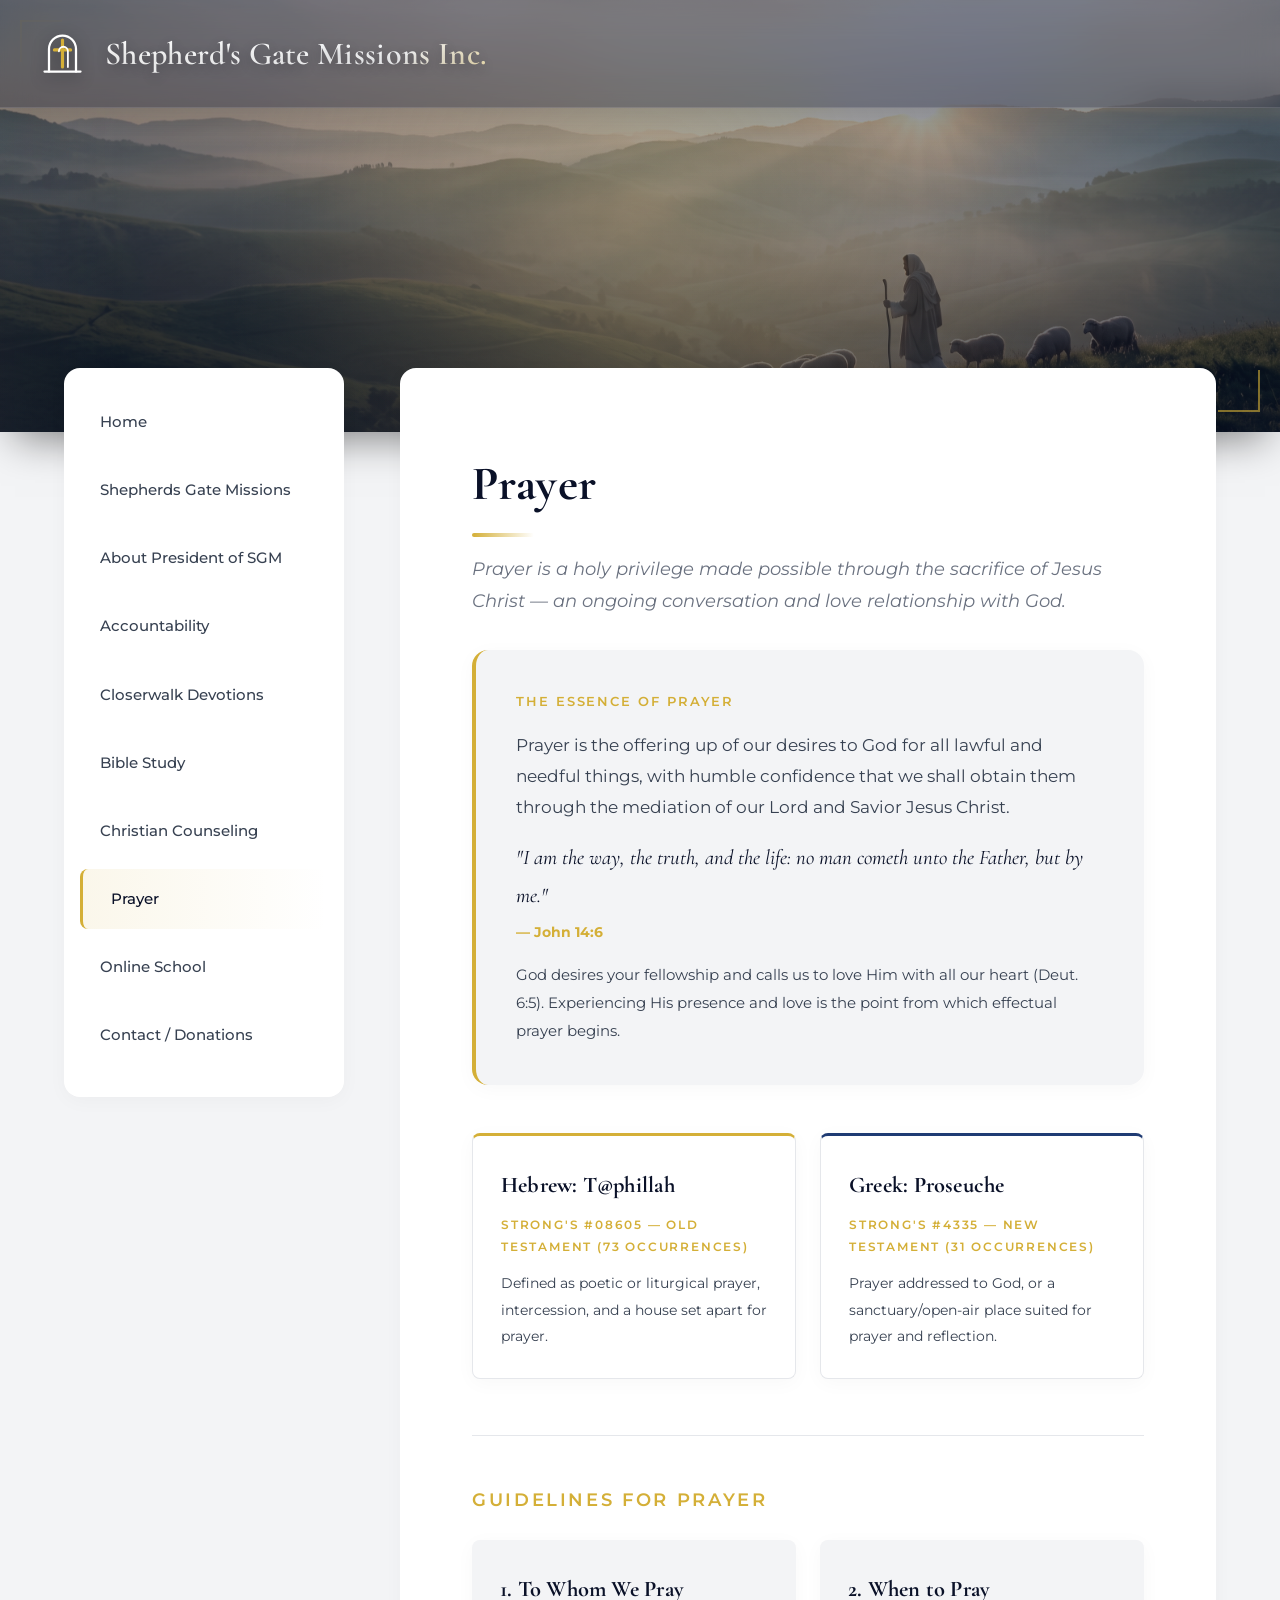
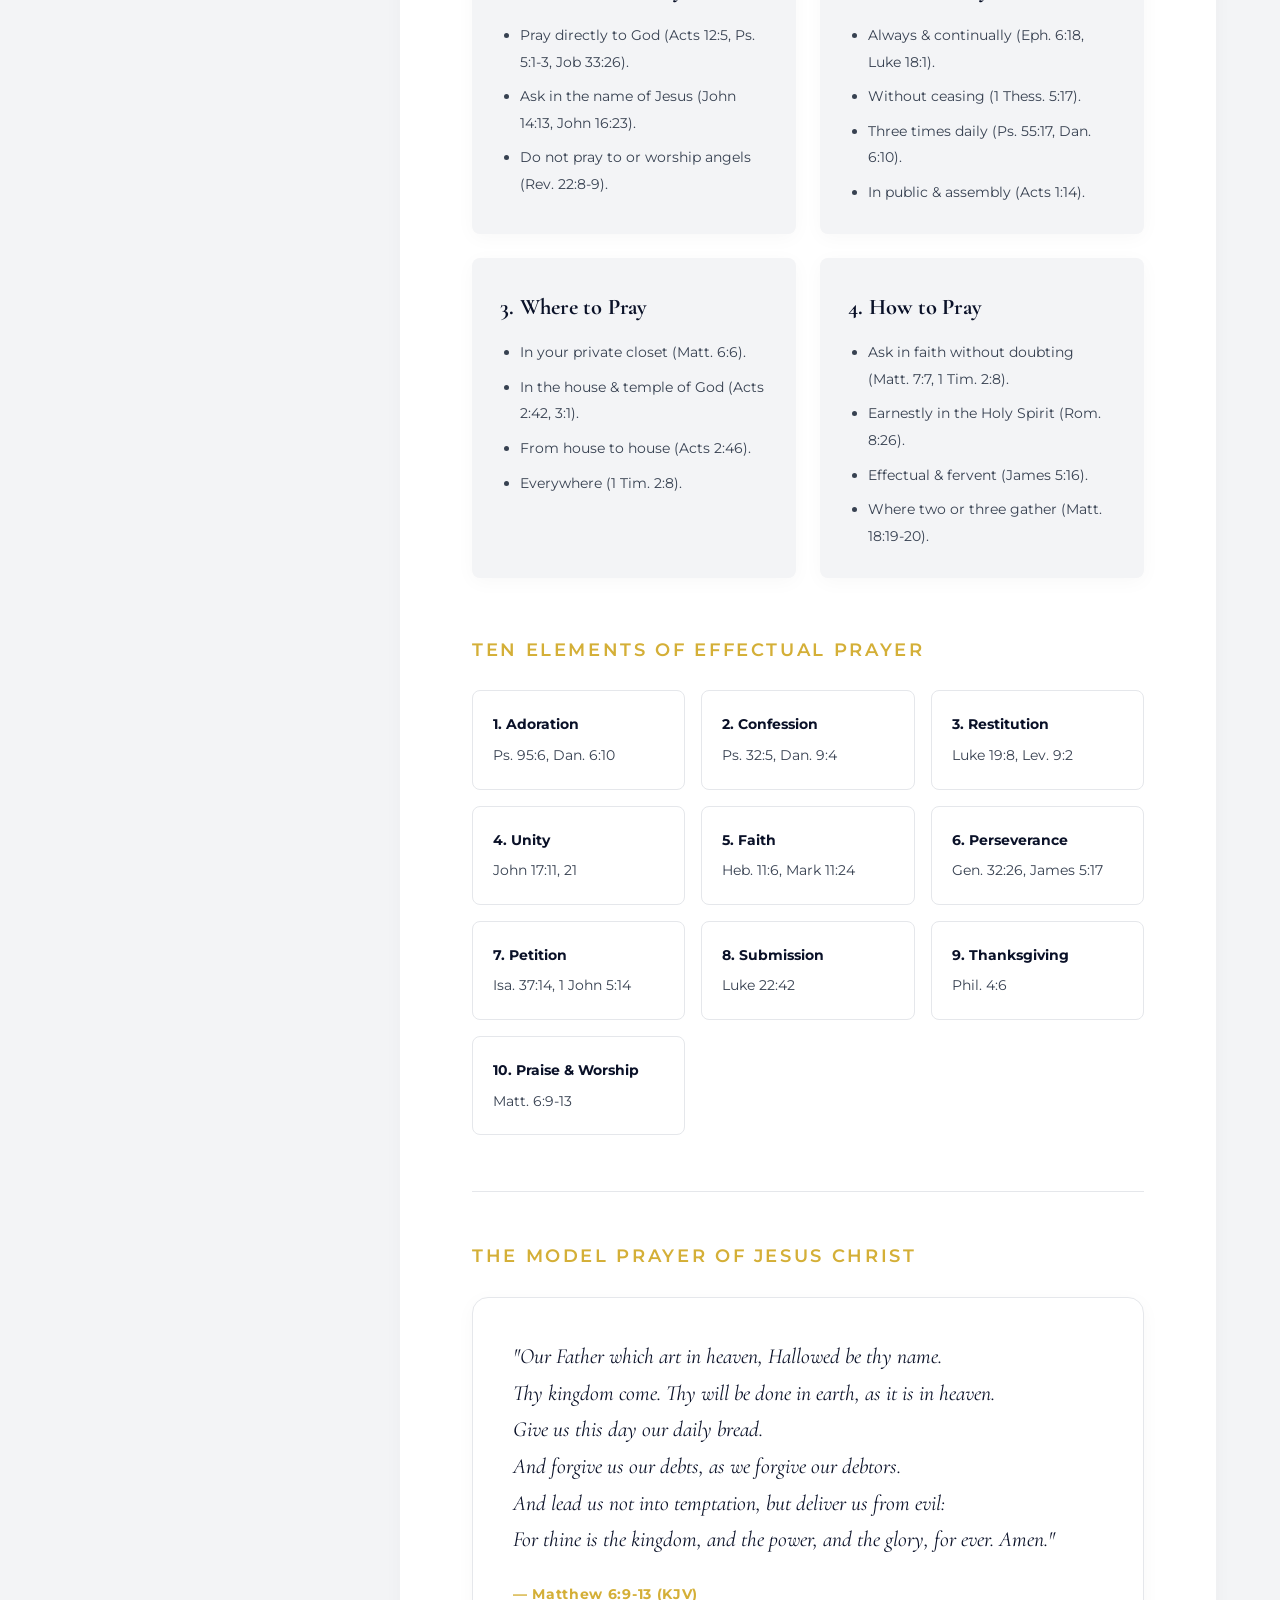
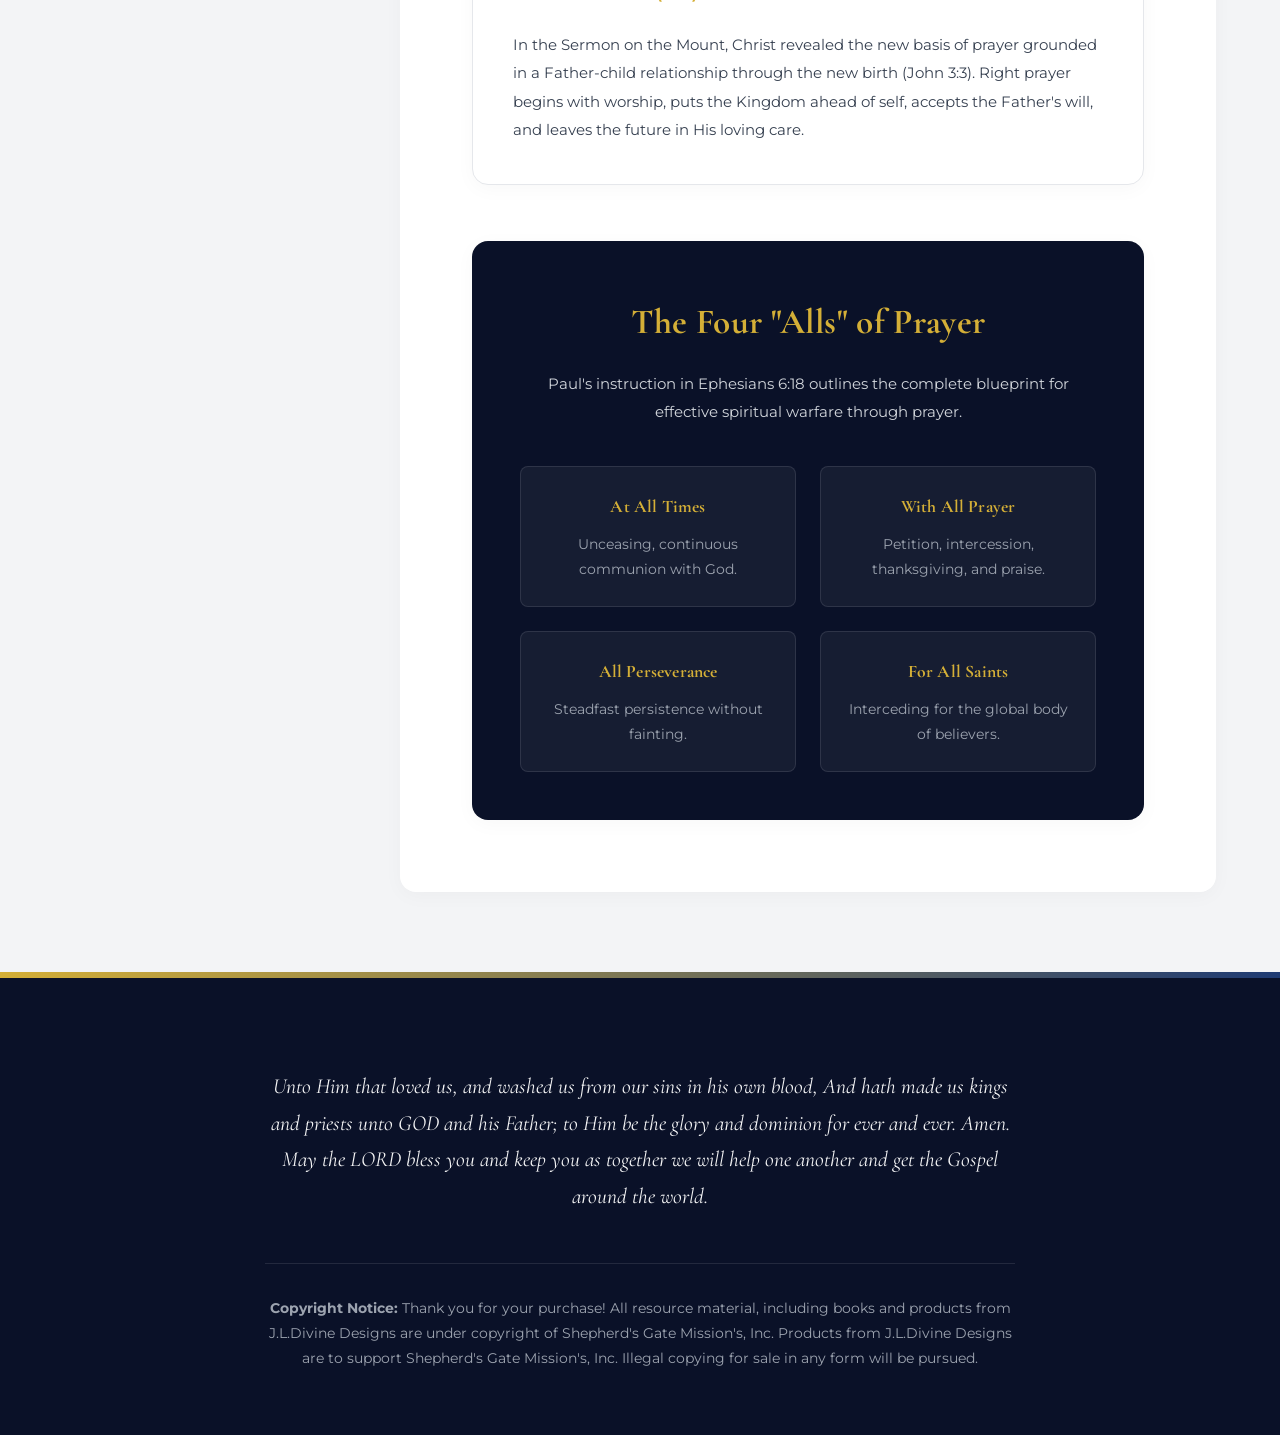
<file: prayer.html>
<!DOCTYPE html>
<html lang="en">
<head>
    <meta charset="UTF-8">
    <meta name="viewport" content="width=device-width, initial-scale=1.0">
    <title>Prayer | Shepherd's Gate Missions</title>
    <!-- Luxury Typography: Montserrat for clean UI, Cormorant Garamond for elegant editorial headers -->
    <link rel="preconnect" href="https://fonts.googleapis.com">
    <link rel="preconnect" href="https://fonts.gstatic.com" crossorigin>
    <link href="https://fonts.googleapis.com/css2?family=Cormorant+Garamond:ital,wght@0,400;0,600;0,700;1,400&family=Montserrat:wght@300;400;500;600&display=swap" rel="stylesheet">
    <link rel="stylesheet" href="style.css">
</head>
<body>

    <!-- Cinematic Hero Banner -->
    <div class="hero-banner">
        
        <!-- Frosted Glass Overlaid Header -->
        <header class="top-header glass-header fade-in-down">
            <div class="container header-container">
                <a href="index.html" class="header-logo">
                    <svg viewBox="0 0 100 100" width="45" height="45" aria-hidden="true" class="logo-icon">
                        <path d="M20 90 V40 A30 30 0 0 1 80 40 V90" stroke="#FFFFFF" stroke-width="5" fill="none" stroke-linecap="round"/>
                        <path d="M10 90 H90" stroke="#FFFFFF" stroke-width="5" stroke-linecap="round"/>
                        <path d="M50 20 V80 M32 42 H68" stroke="#D4AF37" stroke-width="7" stroke-linecap="round" stroke-linejoin="round"/>
                        <path d="M62 80 V45 A10 10 0 0 0 42 45" stroke="#FFFFFF" stroke-width="4" fill="none" stroke-linecap="round"/>
                    </svg>
                    <h1>Shepherd's Gate Missions Inc.</h1>
                </a>
            </div>
        </header>

        <!-- Banner image with continuous zoom in/out animation -->
        <img class="hero-bg-img" src="cross-banner.jpg" alt="Christian Cross silhouette against a beautiful sky">
        <div class="hero-overlay"></div>
    </div>

    <!-- Main Layout Wrapper -->
    <div class="container layout-wrapper">
        
        <!-- Sidebar Navigation -->
        <aside class="sidebar fade-in-up delay-1">
            <nav aria-label="Main Navigation">
                <ul>
                    <li><a href="index.html">Home</a></li>
                    <li><a href="missions.html">Shepherds Gate Missions</a></li>
                    <li><a href="president.html">About President of SGM</a></li>
                    <li><a href="accountability.html">Accountability</a></li>
                    <li><a href="devotions.html">Closerwalk Devotions</a></li>
                    <li><a href="bible-study.html">Bible Study</a></li>
                    <li><a href="counseling.html">Christian Counseling</a></li>
                    <li><a href="prayer.html" class="active">Prayer</a></li>
                    <li><a href="school.html">Online School</a></li>
                    <li><a href="contact.html">Contact / Donations</a></li>
                </ul>
            </nav>
        </aside>
        
        <main>
            <section class="content-block fade-in-up delay-2">
                <h2>Prayer</h2>
                
                <p style="font-size: 1.1rem; color: #6B7280; font-style: italic; margin-bottom: 2rem;">Prayer is a holy privilege made possible through the sacrifice of Jesus Christ — an ongoing conversation and love relationship with God.</p>

                <!-- Core Definition Box -->
                <div style="background: var(--bg-page); padding: 2.5rem; border-radius: var(--radius-lg); border-left: 4px solid var(--accent-color); box-shadow: var(--shadow-soft); margin-bottom: 3rem;">
                    <h3 class="label-accent" style="margin-bottom: 1rem;">The Essence of Prayer</h3>
                    <p style="font-size: 1.05rem; margin-bottom: 1rem;">Prayer is the offering up of our desires to God for all lawful and needful things, with humble confidence that we shall obtain them through the mediation of our Lord and Savior Jesus Christ.</p>
                    <p style="font-family: 'Cormorant Garamond', serif; font-size: 1.3rem; font-style: italic; color: var(--primary-color); margin: 0;">
                        "I am the way, the truth, and the life: no man cometh unto the Father, but by me." 
                        <strong style="font-family: 'Montserrat', sans-serif; font-size: 0.85rem; font-style: normal; color: var(--accent-color); display: block; margin-top: 0.25rem;">— John 14:6</strong>
                    </p>
                    <p style="font-size: 0.95rem; margin-top: 1rem; margin-bottom: 0;">God desires your fellowship and calls us to love Him with all our heart (Deut. 6:5). Experiencing His presence and love is the point from which effectual prayer begins.</p>
                </div>

                <!-- Lexicon Quick Stats -->
                <div style="display: grid; grid-template-columns: repeat(auto-fit, minmax(260px, 1fr)); gap: 1.5rem; margin-bottom: 3.5rem;">
                    <div style="background: #FFFFFF; border: 1px solid var(--border-color); padding: 1.75rem; border-radius: var(--radius-md); border-top: 3px solid var(--accent-color); box-shadow: var(--shadow-soft);">
                        <h4 style="font-family: 'Cormorant Garamond', serif; font-size: 1.4rem; color: var(--primary-color); margin-bottom: 0.5rem;">Hebrew: T@phillah</h4>
                        <span class="label-accent" style="font-size: 0.75rem; display: block; margin-bottom: 0.75rem;">Strong's #08605 — Old Testament (73 Occurrences)</span>
                        <p style="font-size: 0.9rem; margin: 0;">Defined as poetic or liturgical prayer, intercession, and a house set apart for prayer.</p>
                    </div>

                    <div style="background: #FFFFFF; border: 1px solid var(--border-color); padding: 1.75rem; border-radius: var(--radius-md); border-top: 3px solid var(--secondary-color); box-shadow: var(--shadow-soft);">
                        <h4 style="font-family: 'Cormorant Garamond', serif; font-size: 1.4rem; color: var(--primary-color); margin-bottom: 0.5rem;">Greek: Proseuche</h4>
                        <span class="label-accent" style="font-size: 0.75rem; display: block; margin-bottom: 0.75rem;">Strong's #4335 — New Testament (31 Occurrences)</span>
                        <p style="font-size: 0.9rem; margin: 0;">Prayer addressed to God, or a sanctuary/open-air place suited for prayer and reflection.</p>
                    </div>
                </div>

                <hr style="border: 0; height: 1px; background: var(--border-color); margin: 3rem 0;">

                <!-- Biblical Framework for Prayer -->
                <h3 class="label-accent" style="font-size: 1.1rem; margin-bottom: 1.5rem;">Guidelines for Prayer</h3>

                <div style="display: grid; grid-template-columns: repeat(auto-fit, minmax(280px, 1fr)); gap: 1.5rem; margin-bottom: 3.5rem;">
                    <!-- To Whom -->
                    <div style="background: var(--bg-page); padding: 1.75rem; border-radius: var(--radius-md); box-shadow: var(--shadow-soft);">
                        <h4 style="font-family: 'Cormorant Garamond', serif; font-size: 1.4rem; color: var(--primary-color); margin-bottom: 0.75rem;">1. To Whom We Pray</h4>
                        <ul style="margin-left: 1.25rem; font-size: 0.9rem; color: var(--text-body);">
                            <li style="margin-bottom: 0.5rem;">Pray directly to God (Acts 12:5, Ps. 5:1-3, Job 33:26).</li>
                            <li style="margin-bottom: 0.5rem;">Ask in the name of Jesus (John 14:13, John 16:23).</li>
                            <li style="margin-bottom: 0;">Do not pray to or worship angels (Rev. 22:8-9).</li>
                        </ul>
                    </div>

                    <!-- When -->
                    <div style="background: var(--bg-page); padding: 1.75rem; border-radius: var(--radius-md); box-shadow: var(--shadow-soft);">
                        <h4 style="font-family: 'Cormorant Garamond', serif; font-size: 1.4rem; color: var(--primary-color); margin-bottom: 0.75rem;">2. When to Pray</h4>
                        <ul style="margin-left: 1.25rem; font-size: 0.9rem; color: var(--text-body);">
                            <li style="margin-bottom: 0.5rem;">Always & continually (Eph. 6:18, Luke 18:1).</li>
                            <li style="margin-bottom: 0.5rem;">Without ceasing (1 Thess. 5:17).</li>
                            <li style="margin-bottom: 0.5rem;">Three times daily (Ps. 55:17, Dan. 6:10).</li>
                            <li style="margin-bottom: 0;">In public & assembly (Acts 1:14).</li>
                        </ul>
                    </div>

                    <!-- Where -->
                    <div style="background: var(--bg-page); padding: 1.75rem; border-radius: var(--radius-md); box-shadow: var(--shadow-soft);">
                        <h4 style="font-family: 'Cormorant Garamond', serif; font-size: 1.4rem; color: var(--primary-color); margin-bottom: 0.75rem;">3. Where to Pray</h4>
                        <ul style="margin-left: 1.25rem; font-size: 0.9rem; color: var(--text-body);">
                            <li style="margin-bottom: 0.5rem;">In your private closet (Matt. 6:6).</li>
                            <li style="margin-bottom: 0.5rem;">In the house & temple of God (Acts 2:42, 3:1).</li>
                            <li style="margin-bottom: 0.5rem;">From house to house (Acts 2:46).</li>
                            <li style="margin-bottom: 0;">Everywhere (1 Tim. 2:8).</li>
                        </ul>
                    </div>

                    <!-- How -->
                    <div style="background: var(--bg-page); padding: 1.75rem; border-radius: var(--radius-md); box-shadow: var(--shadow-soft);">
                        <h4 style="font-family: 'Cormorant Garamond', serif; font-size: 1.4rem; color: var(--primary-color); margin-bottom: 0.75rem;">4. How to Pray</h4>
                        <ul style="margin-left: 1.25rem; font-size: 0.9rem; color: var(--text-body);">
                            <li style="margin-bottom: 0.5rem;">Ask in faith without doubting (Matt. 7:7, 1 Tim. 2:8).</li>
                            <li style="margin-bottom: 0.5rem;">Earnestly in the Holy Spirit (Rom. 8:26).</li>
                            <li style="margin-bottom: 0.5rem;">Effectual & fervent (James 5:16).</li>
                            <li style="margin-bottom: 0;">Where two or three gather (Matt. 18:19-20).</li>
                        </ul>
                    </div>
                </div>

                <!-- Ten Elements of Prayer -->
                <h3 class="label-accent" style="font-size: 1.1rem; margin-bottom: 1.5rem;">Ten Elements of Effectual Prayer</h3>
                
                <div style="display: grid; grid-template-columns: repeat(auto-fit, minmax(200px, 1fr)); gap: 1rem; margin-bottom: 3.5rem;">
                    <div style="background: #FFFFFF; border: 1px solid var(--border-color); padding: 1.25rem; border-radius: var(--radius-md); font-size: 0.9rem;">
                        <strong style="color: var(--primary-color); display: block; margin-bottom: 0.25rem;">1. Adoration</strong> Ps. 95:6, Dan. 6:10
                    </div>
                    <div style="background: #FFFFFF; border: 1px solid var(--border-color); padding: 1.25rem; border-radius: var(--radius-md); font-size: 0.9rem;">
                        <strong style="color: var(--primary-color); display: block; margin-bottom: 0.25rem;">2. Confession</strong> Ps. 32:5, Dan. 9:4
                    </div>
                    <div style="background: #FFFFFF; border: 1px solid var(--border-color); padding: 1.25rem; border-radius: var(--radius-md); font-size: 0.9rem;">
                        <strong style="color: var(--primary-color); display: block; margin-bottom: 0.25rem;">3. Restitution</strong> Luke 19:8, Lev. 9:2
                    </div>
                    <div style="background: #FFFFFF; border: 1px solid var(--border-color); padding: 1.25rem; border-radius: var(--radius-md); font-size: 0.9rem;">
                        <strong style="color: var(--primary-color); display: block; margin-bottom: 0.25rem;">4. Unity</strong> John 17:11, 21
                    </div>
                    <div style="background: #FFFFFF; border: 1px solid var(--border-color); padding: 1.25rem; border-radius: var(--radius-md); font-size: 0.9rem;">
                        <strong style="color: var(--primary-color); display: block; margin-bottom: 0.25rem;">5. Faith</strong> Heb. 11:6, Mark 11:24
                    </div>
                    <div style="background: #FFFFFF; border: 1px solid var(--border-color); padding: 1.25rem; border-radius: var(--radius-md); font-size: 0.9rem;">
                        <strong style="color: var(--primary-color); display: block; margin-bottom: 0.25rem;">6. Perseverance</strong> Gen. 32:26, James 5:17
                    </div>
                    <div style="background: #FFFFFF; border: 1px solid var(--border-color); padding: 1.25rem; border-radius: var(--radius-md); font-size: 0.9rem;">
                        <strong style="color: var(--primary-color); display: block; margin-bottom: 0.25rem;">7. Petition</strong> Isa. 37:14, 1 John 5:14
                    </div>
                    <div style="background: #FFFFFF; border: 1px solid var(--border-color); padding: 1.25rem; border-radius: var(--radius-md); font-size: 0.9rem;">
                        <strong style="color: var(--primary-color); display: block; margin-bottom: 0.25rem;">8. Submission</strong> Luke 22:42
                    </div>
                    <div style="background: #FFFFFF; border: 1px solid var(--border-color); padding: 1.25rem; border-radius: var(--radius-md); font-size: 0.9rem;">
                        <strong style="color: var(--primary-color); display: block; margin-bottom: 0.25rem;">9. Thanksgiving</strong> Phil. 4:6
                    </div>
                    <div style="background: #FFFFFF; border: 1px solid var(--border-color); padding: 1.25rem; border-radius: var(--radius-md); font-size: 0.9rem;">
                        <strong style="color: var(--primary-color); display: block; margin-bottom: 0.25rem;">10. Praise & Worship</strong> Matt. 6:9-13
                    </div>
                </div>

                <hr style="border: 0; height: 1px; background: var(--border-color); margin: 3rem 0;">

                <!-- The Model Prayer & Teaching of Christ -->
                <h3 class="label-accent" style="font-size: 1.1rem; margin-bottom: 1.5rem;">The Model Prayer of Jesus Christ</h3>

                <div style="background: #FFFFFF; border: 1px solid var(--border-color); padding: 2.5rem; border-radius: var(--radius-lg); box-shadow: var(--shadow-soft); margin-bottom: 3.5rem;">
                    <p style="font-family: 'Cormorant Garamond', serif; font-size: 1.35rem; font-style: italic; color: var(--primary-color); line-height: 1.7; margin-bottom: 1.5rem;">
                        "Our Father which art in heaven, Hallowed be thy name.<br>
                        Thy kingdom come. Thy will be done in earth, as it is in heaven.<br>
                        Give us this day our daily bread.<br>
                        And forgive us our debts, as we forgive our debtors.<br>
                        And lead us not into temptation, but deliver us from evil:<br>
                        For thine is the kingdom, and the power, and the glory, for ever. Amen."
                    </p>
                    <strong style="font-family: 'Montserrat', sans-serif; font-size: 0.85rem; color: var(--accent-color); letter-spacing: 0.05em; display: block; margin-bottom: 1.5rem;">— Matthew 6:9-13 (KJV)</strong>

                    <p style="font-size: 0.95rem; margin-bottom: 0;">In the Sermon on the Mount, Christ revealed the new basis of prayer grounded in a Father-child relationship through the new birth (John 3:3). Right prayer begins with worship, puts the Kingdom ahead of self, accepts the Father's will, and leaves the future in His loving care.</p>
                </div>

                <!-- The Four Alls Feature Card -->
                <div style="background: var(--primary-color); color: #FFFFFF; padding: 3rem; border-radius: var(--radius-lg); box-shadow: var(--shadow-soft); margin-top: 3rem;">
                    <h3 style="font-family: 'Cormorant Garamond', serif; font-size: 2.2rem; color: var(--accent-color); margin-bottom: 1rem; text-align: center;">The Four "Alls" of Prayer</h3>
                    <p style="text-align: center; color: #D1D5DB; max-width: 650px; margin: 0 auto 2.5rem; font-size: 0.95rem;">Paul's instruction in Ephesians 6:18 outlines the complete blueprint for effective spiritual warfare through prayer.</p>

                    <div style="display: grid; grid-template-columns: repeat(auto-fit, minmax(200px, 1fr)); gap: 1.5rem;">
                        <div style="background: rgba(255, 255, 255, 0.05); padding: 1.5rem; border-radius: var(--radius-md); border: 1px solid rgba(255, 255, 255, 0.1); text-align: center;">
                            <h4 style="font-size: 1.1rem; color: var(--accent-color); margin-bottom: 0.5rem;">At All Times</h4>
                            <p style="font-size: 0.85rem; color: #9CA3AF; margin: 0;">Unceasing, continuous communion with God.</p>
                        </div>

                        <div style="background: rgba(255, 255, 255, 0.05); padding: 1.5rem; border-radius: var(--radius-md); border: 1px solid rgba(255, 255, 255, 0.1); text-align: center;">
                            <h4 style="font-size: 1.1rem; color: var(--accent-color); margin-bottom: 0.5rem;">With All Prayer</h4>
                            <p style="font-size: 0.85rem; color: #9CA3AF; margin: 0;">Petition, intercession, thanksgiving, and praise.</p>
                        </div>

                        <div style="background: rgba(255, 255, 255, 0.05); padding: 1.5rem; border-radius: var(--radius-md); border: 1px solid rgba(255, 255, 255, 0.1); text-align: center;">
                            <h4 style="font-size: 1.1rem; color: var(--accent-color); margin-bottom: 0.5rem;">All Perseverance</h4>
                            <p style="font-size: 0.85rem; color: #9CA3AF; margin: 0;">Steadfast persistence without fainting.</p>
                        </div>

                        <div style="background: rgba(255, 255, 255, 0.05); padding: 1.5rem; border-radius: var(--radius-md); border: 1px solid rgba(255, 255, 255, 0.1); text-align: center;">
                            <h4 style="font-size: 1.1rem; color: var(--accent-color); margin-bottom: 0.5rem;">For All Saints</h4>
                            <p style="font-size: 0.85rem; color: #9CA3AF; margin: 0;">Interceding for the global body of believers.</p>
                        </div>
                    </div>
                </div>

            </section>
        </main>
    </div>
    
    <footer class="fade-in-up delay-4">
        <div class="container">
            <p class="blessing">Unto Him that loved us, and washed us from our sins in his own blood, And hath made us kings and priests unto GOD and his Father; to Him be the glory and dominion for ever and ever. Amen. May the LORD bless you and keep you as together we will help one another and get the Gospel around the world.</p>
            <p class="copyright"><strong>Copyright Notice:</strong> Thank you for your purchase! All resource material, including books and products from J.L.Divine Designs are under copyright of Shepherd's Gate Mission's, Inc. Products from J.L.Divine Designs are to support Shepherd's Gate Mission's, Inc. Illegal copying for sale in any form will be pursued.</p>
        </div>
    </footer>
</body>
</html>
</file>
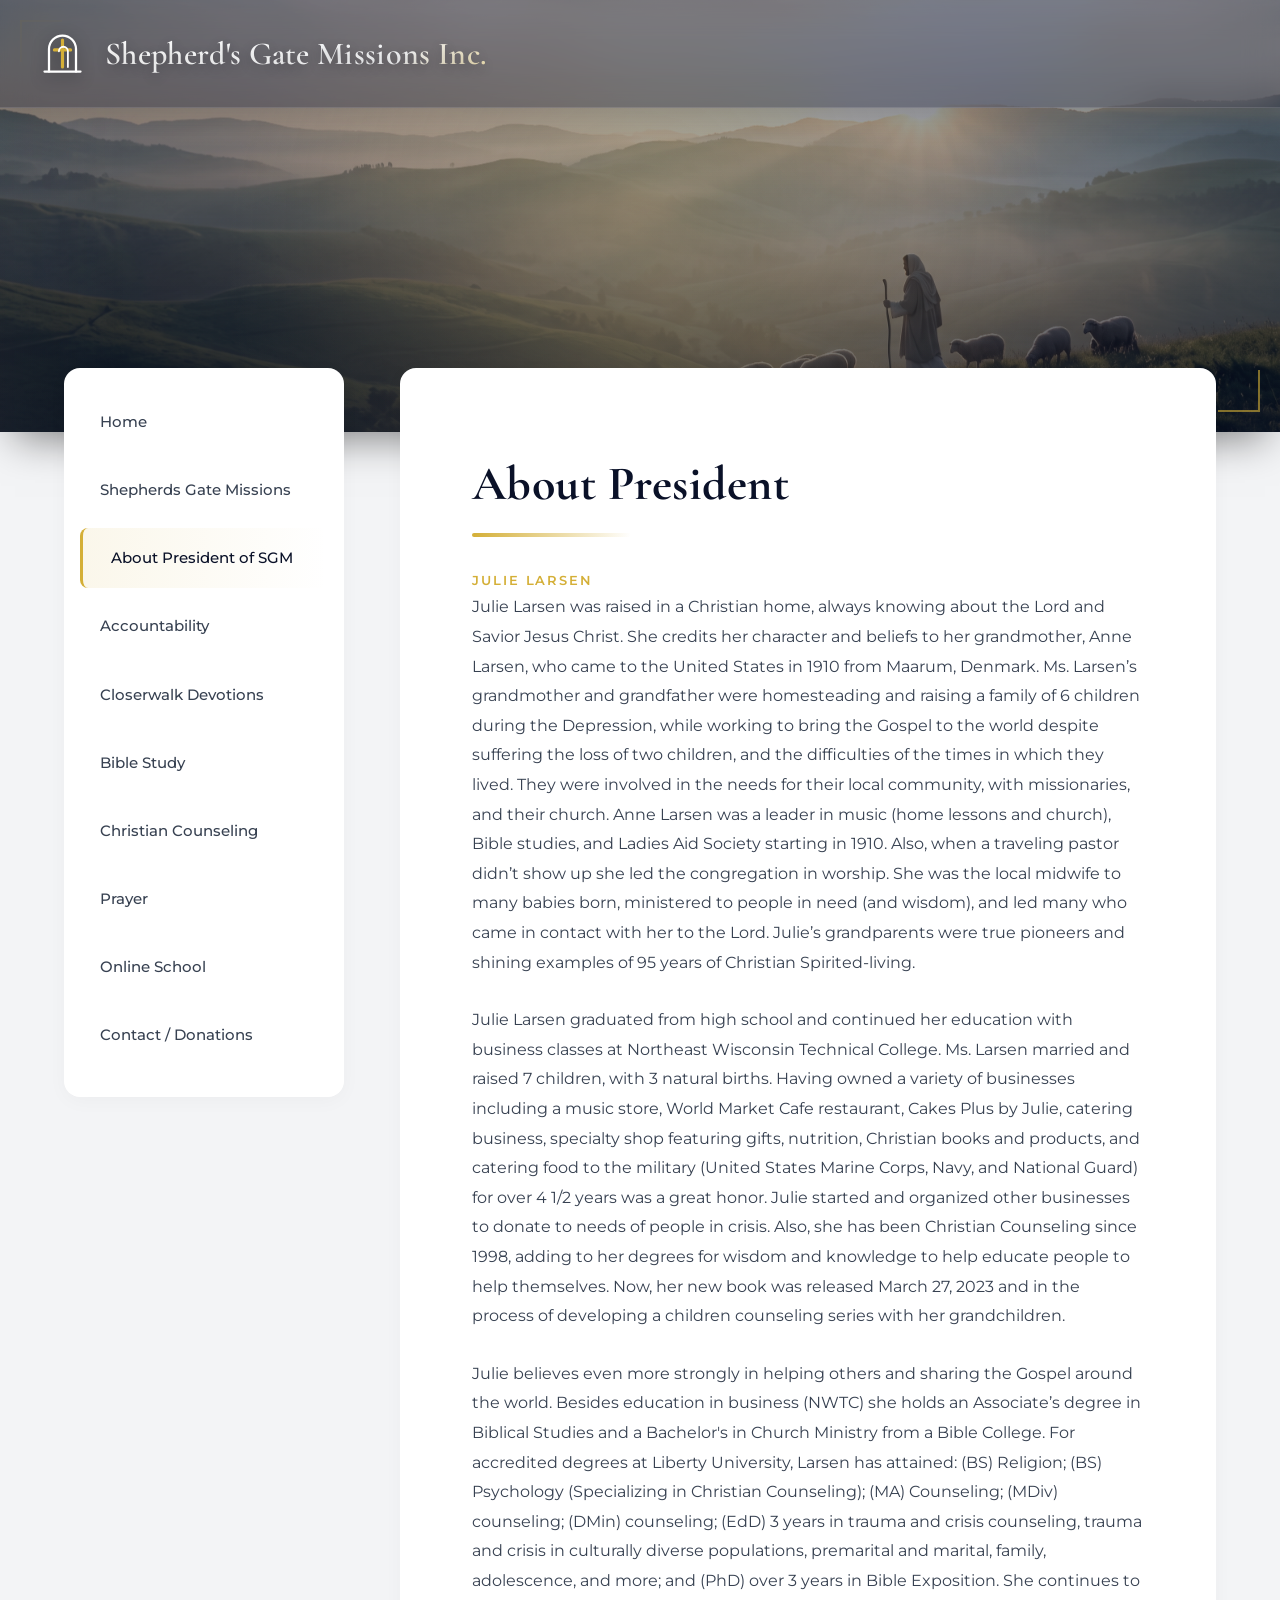
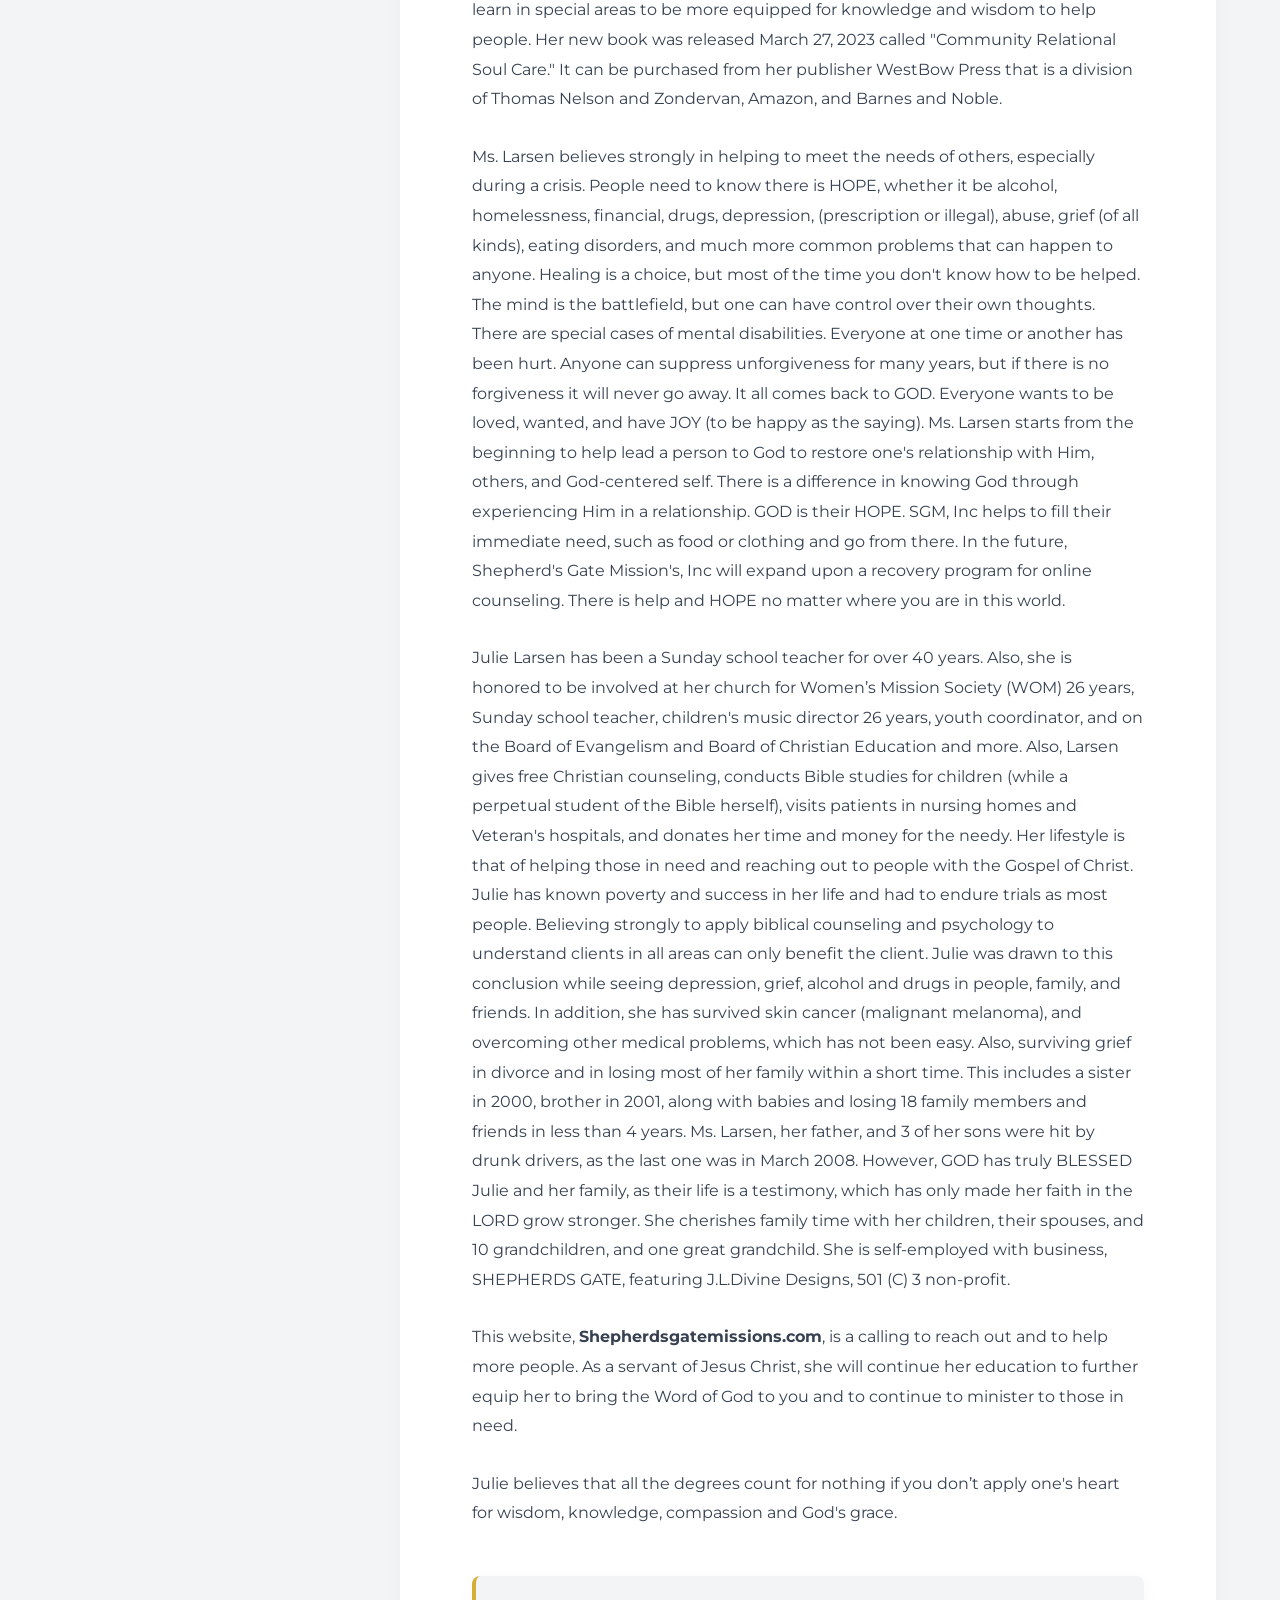
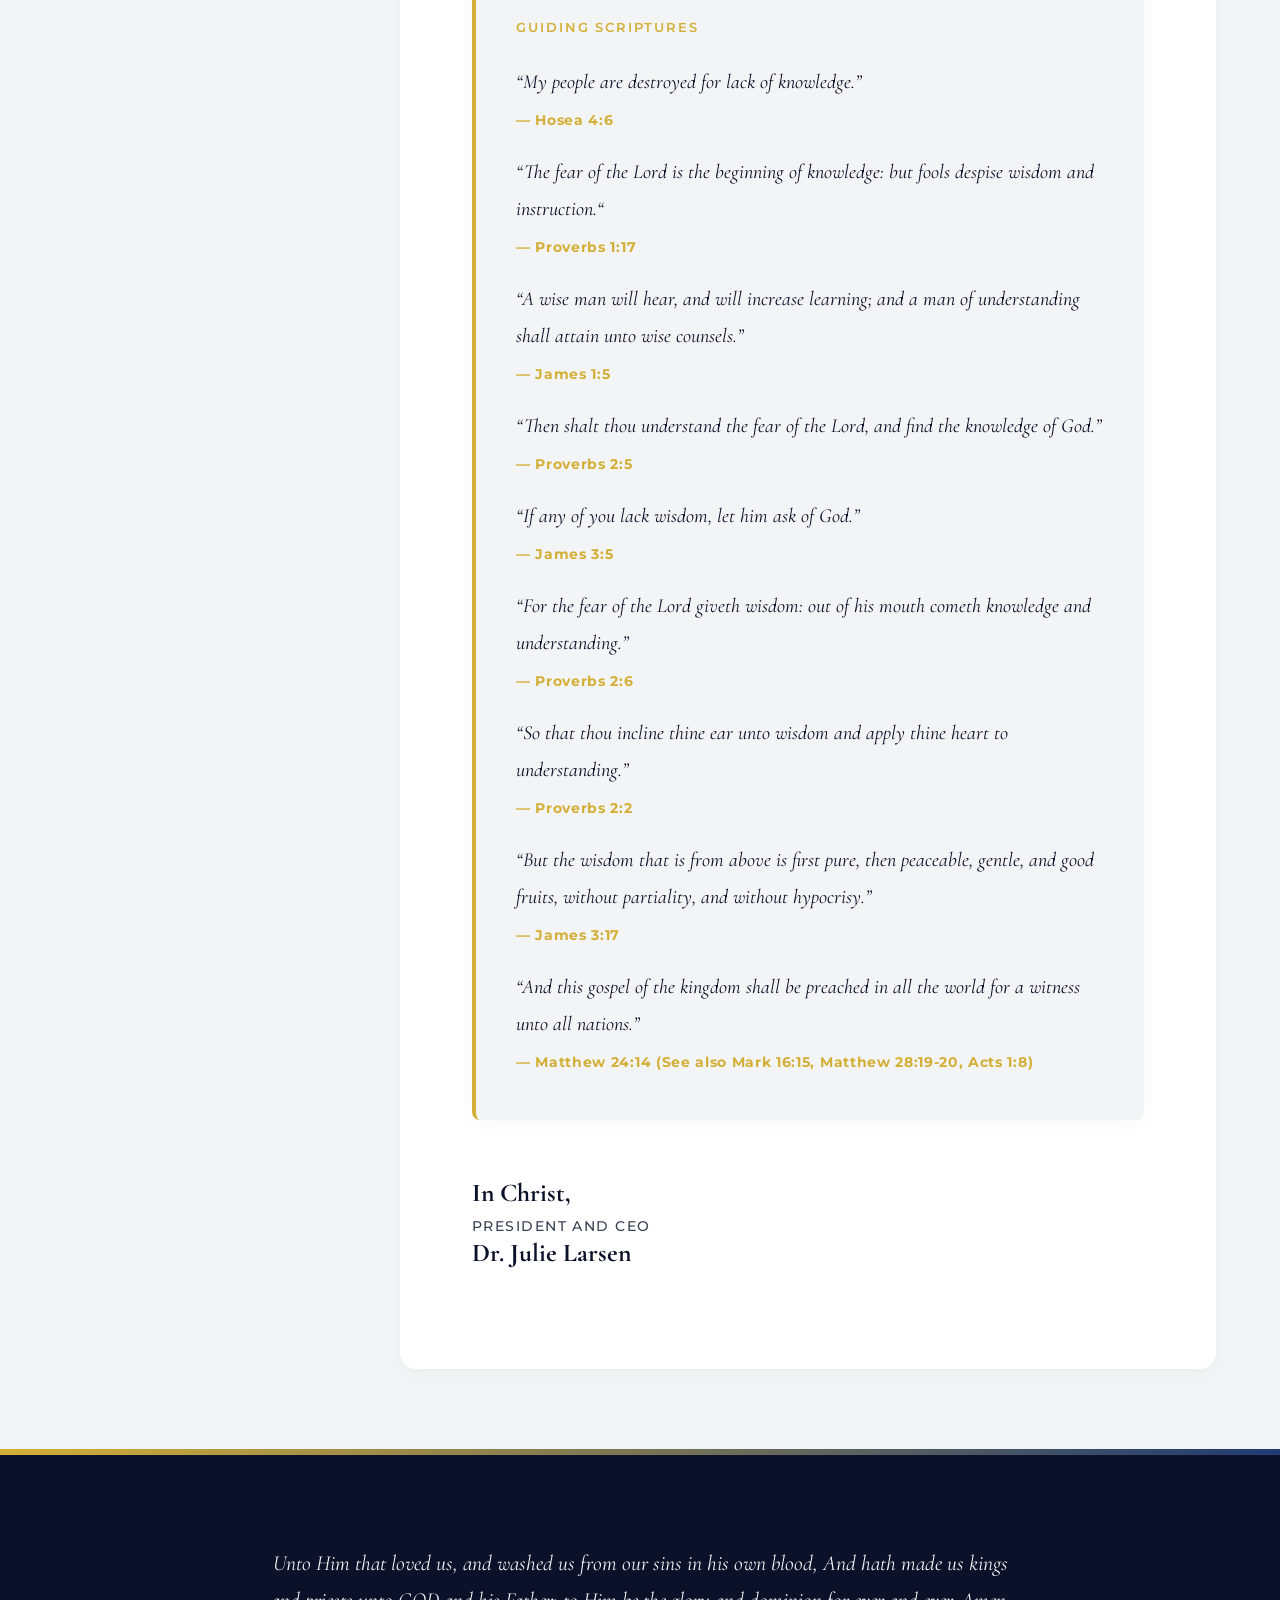
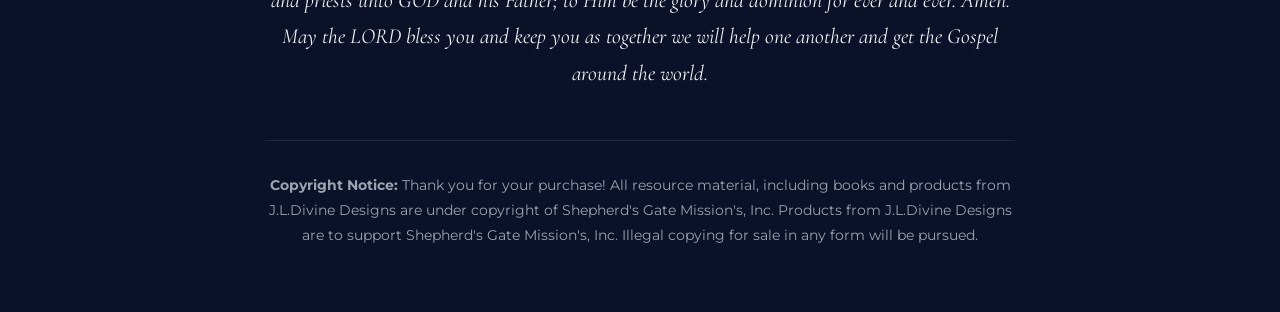
<file: president.html>
<!DOCTYPE html>
<html lang="en">
<head>
    <meta charset="UTF-8">
    <meta name="viewport" content="width=device-width, initial-scale=1.0">
    <title>About President | Shepherd's Gate Missions</title>
    <!-- Luxury Typography: Montserrat for clean UI, Cormorant Garamond for elegant editorial headers -->
    <link rel="preconnect" href="https://fonts.googleapis.com">
    <link rel="preconnect" href="https://fonts.gstatic.com" crossorigin>
    <link href="https://fonts.googleapis.com/css2?family=Cormorant+Garamond:ital,wght@0,400;0,600;0,700;1,400&family=Montserrat:wght@300;400;500;600&display=swap" rel="stylesheet">
    <link rel="stylesheet" href="style.css">
</head>
<body>

    <!-- Cinematic Hero Banner -->
    <div class="hero-banner">
        
        <!-- Frosted Glass Overlaid Header -->
        <header class="top-header glass-header fade-in-down">
            <div class="container header-container">
                <a href="index.html" class="header-logo">
                    <svg viewBox="0 0 100 100" width="45" height="45" aria-hidden="true" class="logo-icon">
                        <path d="M20 90 V40 A30 30 0 0 1 80 40 V90" stroke="#FFFFFF" stroke-width="5" fill="none" stroke-linecap="round"/>
                        <path d="M10 90 H90" stroke="#FFFFFF" stroke-width="5" stroke-linecap="round"/>
                        <path d="M50 20 V80 M32 42 H68" stroke="#D4AF37" stroke-width="7" stroke-linecap="round" stroke-linejoin="round"/>
                        <path d="M62 80 V45 A10 10 0 0 0 42 45" stroke="#FFFFFF" stroke-width="4" fill="none" stroke-linecap="round"/>
                    </svg>
                    <h1>Shepherd's Gate Missions Inc.</h1>
                </a>
            </div>
        </header>

        <!-- Banner image with continuous zoom in/out animation -->
        <img class="hero-bg-img" src="cross-banner.jpg" alt="Christian Cross silhouette against a beautiful sky">
        <div class="hero-overlay"></div>
    </div>

    <!-- Main Layout Wrapper -->
    <div class="container layout-wrapper">
        
        <!-- Sidebar Navigation -->
        <aside class="sidebar fade-in-up delay-1">
            <nav aria-label="Main Navigation">
                <ul>
                    <li><a href="index.html">Home</a></li>
                    <li><a href="missions.html">Shepherds Gate Missions</a></li>
                    <li><a href="president.html" class="active">About President of SGM</a></li>
                    <li><a href="accountability.html">Accountability</a></li>
                    <li><a href="devotions.html">Closerwalk Devotions</a></li>
                    <li><a href="bible-study.html">Bible Study</a></li>
                    <li><a href="counseling.html">Christian Counseling</a></li>
                    <li><a href="prayer.html">Prayer</a></li>
                    <li><a href="school.html">Online School</a></li>
                    <li><a href="contact.html">Contact / Donations</a></li>
                </ul>
            </nav>
        </aside>
        
        <main>
            <section class="content-block fade-in-up delay-2">
                <h2>About President</h2>
                
                <h3 class="label-accent" style="margin-top: 1rem;">Julie Larsen</h3>
                
                <p>Julie Larsen was raised in a Christian home, always knowing about the Lord and Savior Jesus Christ. She credits her character and beliefs to her grandmother, Anne Larsen, who came to the United States in 1910 from Maarum, Denmark. Ms. Larsen’s grandmother and grandfather were homesteading and raising a family of 6 children during the Depression, while working to bring the Gospel to the world despite suffering the loss of two children, and the difficulties of the times in which they lived. They were involved in the needs for their local community, with missionaries, and their church. Anne Larsen was a leader in music (home lessons and church), Bible studies, and Ladies Aid Society starting in 1910. Also, when a traveling pastor didn’t show up she led the congregation in worship. She was the local midwife to many babies born, ministered to people in need (and wisdom), and led many who came in contact with her to the Lord. Julie’s grandparents were true pioneers and shining examples of 95 years of Christian Spirited-living.</p>

                <p>Julie Larsen graduated from high school and continued her education with business classes at Northeast Wisconsin Technical College. Ms. Larsen married and raised 7 children, with 3 natural births. Having owned a variety of businesses including a music store, World Market Cafe restaurant, Cakes Plus by Julie, catering business, specialty shop featuring gifts, nutrition, Christian books and products, and catering food to the military (United States Marine Corps, Navy, and National Guard) for over 4 1/2 years was a great honor. Julie started and organized other businesses to donate to needs of people in crisis. Also, she has been Christian Counseling since 1998, adding to her degrees for wisdom and knowledge to help educate people to help themselves. Now, her new book was released March 27, 2023 and in the process of developing a children counseling series with her grandchildren.</p>

                <p>Julie believes even more strongly in helping others and sharing the Gospel around the world. Besides education in business (NWTC) she holds an Associate’s degree in Biblical Studies and a Bachelor's in Church Ministry from a Bible College. For accredited degrees at Liberty University, Larsen has attained: (BS) Religion; (BS) Psychology (Specializing in Christian Counseling); (MA) Counseling; (MDiv) counseling; (DMin) counseling; (EdD) 3 years in trauma and crisis counseling, trauma and crisis in culturally diverse populations, premarital and marital, family, adolescence, and more; and (PhD) over 3 years in Bible Exposition. She continues to learn in special areas to be more equipped for knowledge and wisdom to help people. Her new book was released March 27, 2023 called "Community Relational Soul Care." It can be purchased from her publisher WestBow Press that is a division of Thomas Nelson and Zondervan, Amazon, and Barnes and Noble.</p>

                <p>Ms. Larsen believes strongly in helping to meet the needs of others, especially during a crisis. People need to know there is HOPE, whether it be alcohol, homelessness, financial, drugs, depression, (prescription or illegal), abuse, grief (of all kinds), eating disorders, and much more common problems that can happen to anyone. Healing is a choice, but most of the time you don't know how to be helped. The mind is the battlefield, but one can have control over their own thoughts. There are special cases of mental disabilities. Everyone at one time or another has been hurt. Anyone can suppress unforgiveness for many years, but if there is no forgiveness it will never go away. It all comes back to GOD. Everyone wants to be loved, wanted, and have JOY (to be happy as the saying). Ms. Larsen starts from the beginning to help lead a person to God to restore one's relationship with Him, others, and God-centered self. There is a difference in knowing God through experiencing Him in a relationship. GOD is their HOPE. SGM, Inc helps to fill their immediate need, such as food or clothing and go from there. In the future, Shepherd's Gate Mission's, Inc will expand upon a recovery program for online counseling. There is help and HOPE no matter where you are in this world.</p>

                <p>Julie Larsen has been a Sunday school teacher for over 40 years. Also, she is honored to be involved at her church for Women’s Mission Society (WOM) 26 years, Sunday school teacher, children's music director 26 years, youth coordinator, and on the Board of Evangelism and Board of Christian Education and more. Also, Larsen gives free Christian counseling, conducts Bible studies for children (while a perpetual student of the Bible herself), visits patients in nursing homes and Veteran's hospitals, and donates her time and money for the needy. Her lifestyle is that of helping those in need and reaching out to people with the Gospel of Christ. Julie has known poverty and success in her life and had to endure trials as most people. Believing strongly to apply biblical counseling and psychology to understand clients in all areas can only benefit the client. Julie was drawn to this conclusion while seeing depression, grief, alcohol and drugs in people, family, and friends. In addition, she has survived skin cancer (malignant melanoma), and overcoming other medical problems, which has not been easy. Also, surviving grief in divorce and in losing most of her family within a short time. This includes a sister in 2000, brother in 2001, along with babies and losing 18 family members and friends in less than 4 years. Ms. Larsen, her father, and 3 of her sons were hit by drunk drivers, as the last one was in March 2008. However, GOD has truly BLESSED Julie and her family, as their life is a testimony, which has only made her faith in the LORD grow stronger. She cherishes family time with her children, their spouses, and 10 grandchildren, and one great grandchild. She is self-employed with business, SHEPHERDS GATE, featuring J.L.Divine Designs, 501 (C) 3 non-profit.</p>

                <p>This website, <strong>Shepherdsgatemissions.com</strong>, is a calling to reach out and to help more people. As a servant of Jesus Christ, she will continue her education to further equip her to bring the Word of God to you and to continue to minister to those in need.</p>

                <p>Julie believes that all the degrees count for nothing if you don’t apply one's heart for wisdom, knowledge, compassion and God's grace.</p>

                <!-- Premium Scripture Formatting Block -->
                <div style="background: var(--bg-page); padding: 2.5rem; border-radius: var(--radius-md); border-left: 4px solid var(--accent-color); margin: 3rem 0; box-shadow: var(--shadow-soft);">
                    <h3 class="label-accent" style="margin-bottom: 1.5rem;">Guiding Scriptures</h3>
                    
                    <p style="font-family: 'Cormorant Garamond', serif; font-size: 1.25rem; font-style: italic; color: var(--primary-color); margin-bottom: 1rem;">
                        “My people are destroyed for lack of knowledge.” <br>
                        <strong style="font-family: 'Montserrat', sans-serif; font-size: 0.85rem; font-style: normal; color: var(--accent-color); letter-spacing: 0.05em;">— Hosea 4:6</strong>
                    </p>

                    <p style="font-family: 'Cormorant Garamond', serif; font-size: 1.25rem; font-style: italic; color: var(--primary-color); margin-bottom: 1rem;">
                        “The fear of the Lord is the beginning of knowledge: but fools despise wisdom and instruction.“ <br>
                        <strong style="font-family: 'Montserrat', sans-serif; font-size: 0.85rem; font-style: normal; color: var(--accent-color); letter-spacing: 0.05em;">— Proverbs 1:17</strong>
                    </p>

                    <p style="font-family: 'Cormorant Garamond', serif; font-size: 1.25rem; font-style: italic; color: var(--primary-color); margin-bottom: 1rem;">
                        “A wise man will hear, and will increase learning; and a man of understanding shall attain unto wise counsels.” <br>
                        <strong style="font-family: 'Montserrat', sans-serif; font-size: 0.85rem; font-style: normal; color: var(--accent-color); letter-spacing: 0.05em;">— James 1:5</strong>
                    </p>

                    <p style="font-family: 'Cormorant Garamond', serif; font-size: 1.25rem; font-style: italic; color: var(--primary-color); margin-bottom: 1rem;">
                        “Then shalt thou understand the fear of the Lord, and find the knowledge of God.” <br>
                        <strong style="font-family: 'Montserrat', sans-serif; font-size: 0.85rem; font-style: normal; color: var(--accent-color); letter-spacing: 0.05em;">— Proverbs 2:5</strong>
                    </p>

                    <p style="font-family: 'Cormorant Garamond', serif; font-size: 1.25rem; font-style: italic; color: var(--primary-color); margin-bottom: 1rem;">
                        “If any of you lack wisdom, let him ask of God.” <br>
                        <strong style="font-family: 'Montserrat', sans-serif; font-size: 0.85rem; font-style: normal; color: var(--accent-color); letter-spacing: 0.05em;">— James 3:5</strong>
                    </p>

                    <p style="font-family: 'Cormorant Garamond', serif; font-size: 1.25rem; font-style: italic; color: var(--primary-color); margin-bottom: 1rem;">
                        “For the fear of the Lord giveth wisdom: out of his mouth cometh knowledge and understanding.” <br>
                        <strong style="font-family: 'Montserrat', sans-serif; font-size: 0.85rem; font-style: normal; color: var(--accent-color); letter-spacing: 0.05em;">— Proverbs 2:6</strong>
                    </p>

                    <p style="font-family: 'Cormorant Garamond', serif; font-size: 1.25rem; font-style: italic; color: var(--primary-color); margin-bottom: 1rem;">
                        “So that thou incline thine ear unto wisdom and apply thine heart to understanding.” <br>
                        <strong style="font-family: 'Montserrat', sans-serif; font-size: 0.85rem; font-style: normal; color: var(--accent-color); letter-spacing: 0.05em;">— Proverbs 2:2</strong>
                    </p>

                    <p style="font-family: 'Cormorant Garamond', serif; font-size: 1.25rem; font-style: italic; color: var(--primary-color); margin-bottom: 1rem;">
                        “But the wisdom that is from above is first pure, then peaceable, gentle, and good fruits, without partiality, and without hypocrisy.” <br>
                        <strong style="font-family: 'Montserrat', sans-serif; font-size: 0.85rem; font-style: normal; color: var(--accent-color); letter-spacing: 0.05em;">— James 3:17</strong>
                    </p>

                    <p style="font-family: 'Cormorant Garamond', serif; font-size: 1.25rem; font-style: italic; color: var(--primary-color); margin-bottom: 0;">
                        “And this gospel of the kingdom shall be preached in all the world for a witness unto all nations.” <br>
                        <strong style="font-family: 'Montserrat', sans-serif; font-size: 0.85rem; font-style: normal; color: var(--accent-color); letter-spacing: 0.05em;">— Matthew 24:14 (See also Mark 16:15, Matthew 28:19-20, Acts 1:8)</strong>
                    </p>
                </div>

                <p style="margin-top: 3.5rem; font-family: 'Cormorant Garamond', serif; font-size: 1.6rem; color: var(--primary-color); font-weight: 700; line-height: 1.3;">
                    In Christ,<br>
                    <span style="font-family: 'Montserrat', sans-serif; font-size: 0.9rem; font-weight: 500; color: var(--text-body); text-transform: uppercase; letter-spacing: 0.1em; display: block; margin-top: 0.5rem;">President and CEO</span>
                    Dr. Julie Larsen
                </p>

            </section>
        </main>
    </div>
    
    <footer class="fade-in-up delay-4">
        <div class="container">
            <p class="blessing">Unto Him that loved us, and washed us from our sins in his own blood, And hath made us kings and priests unto GOD and his Father; to Him be the glory and dominion for ever and ever. Amen. May the LORD bless you and keep you as together we will help one another and get the Gospel around the world.</p>
            <p class="copyright"><strong>Copyright Notice:</strong> Thank you for your purchase! All resource material, including books and products from J.L.Divine Designs are under copyright of Shepherd's Gate Mission's, Inc. Products from J.L.Divine Designs are to support Shepherd's Gate Mission's, Inc. Illegal copying for sale in any form will be pursued.</p>
        </div>
    </footer>
</body>
</html>
</file>
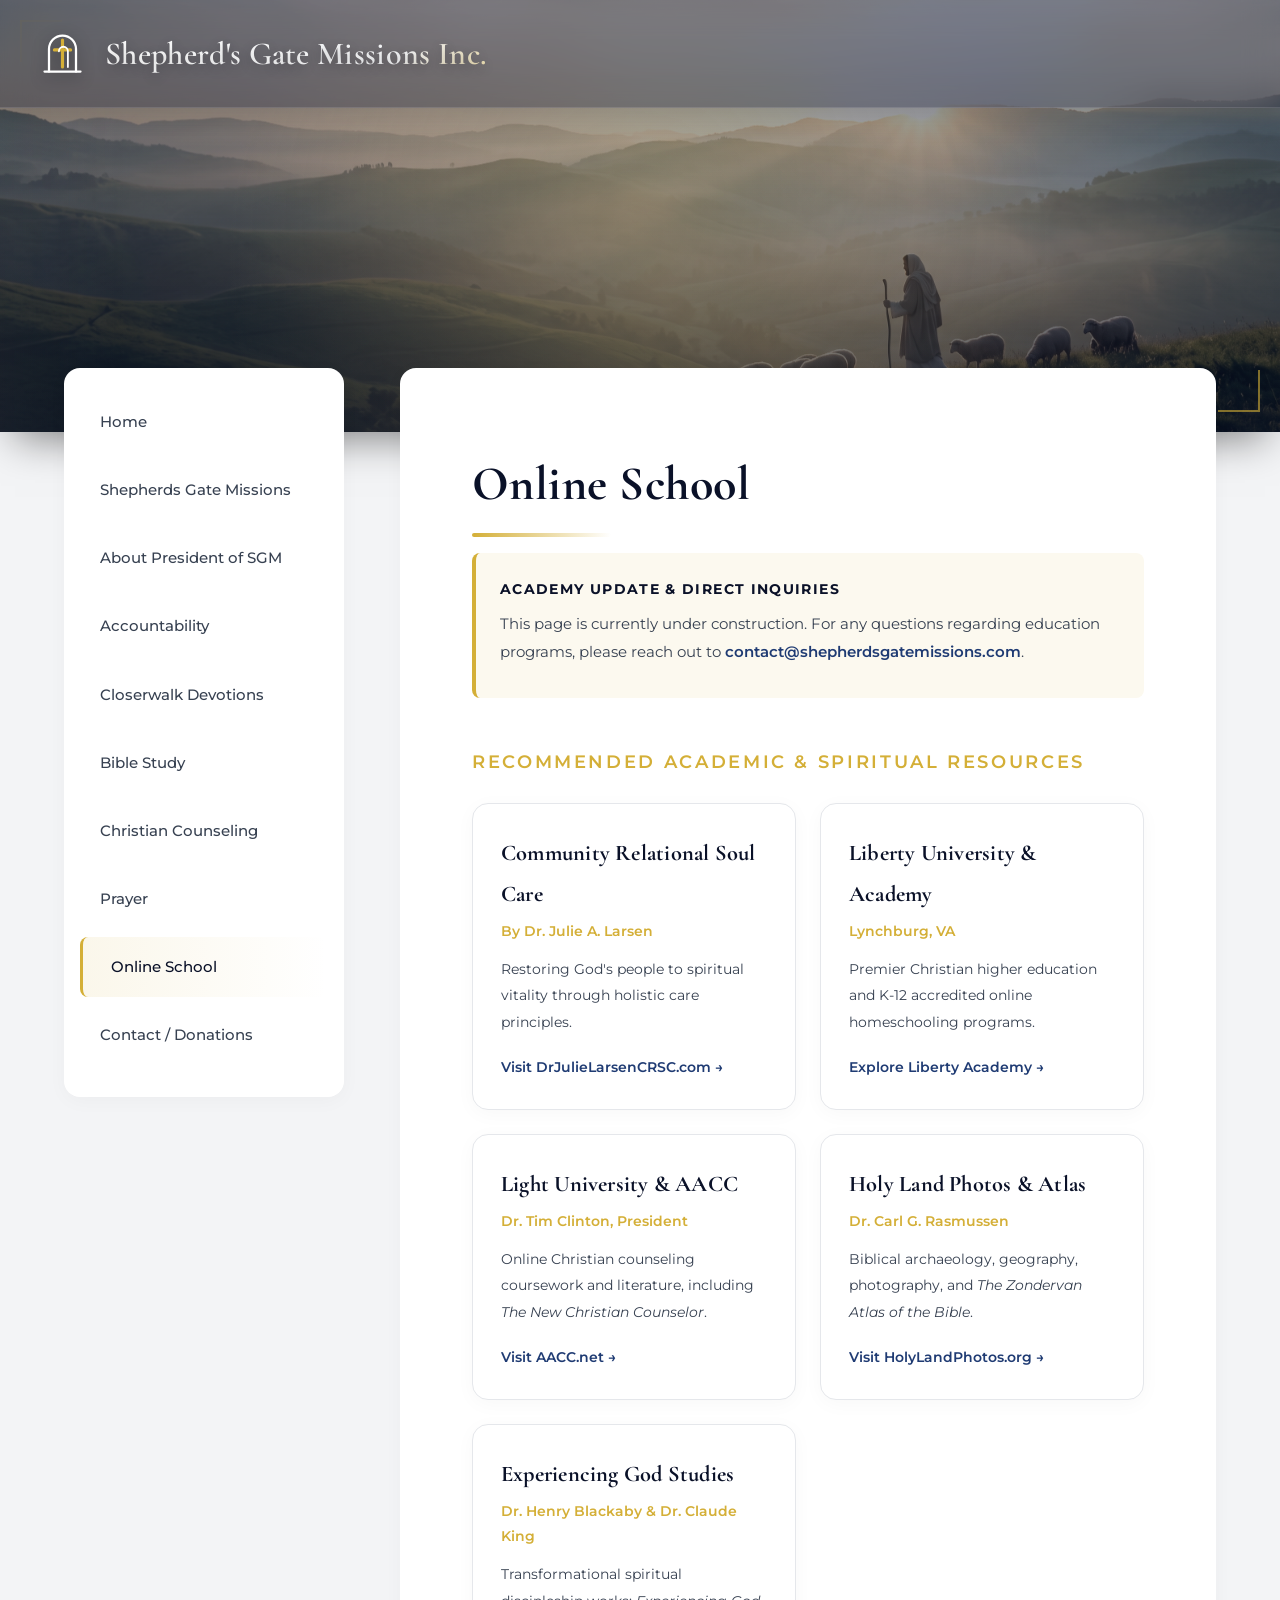
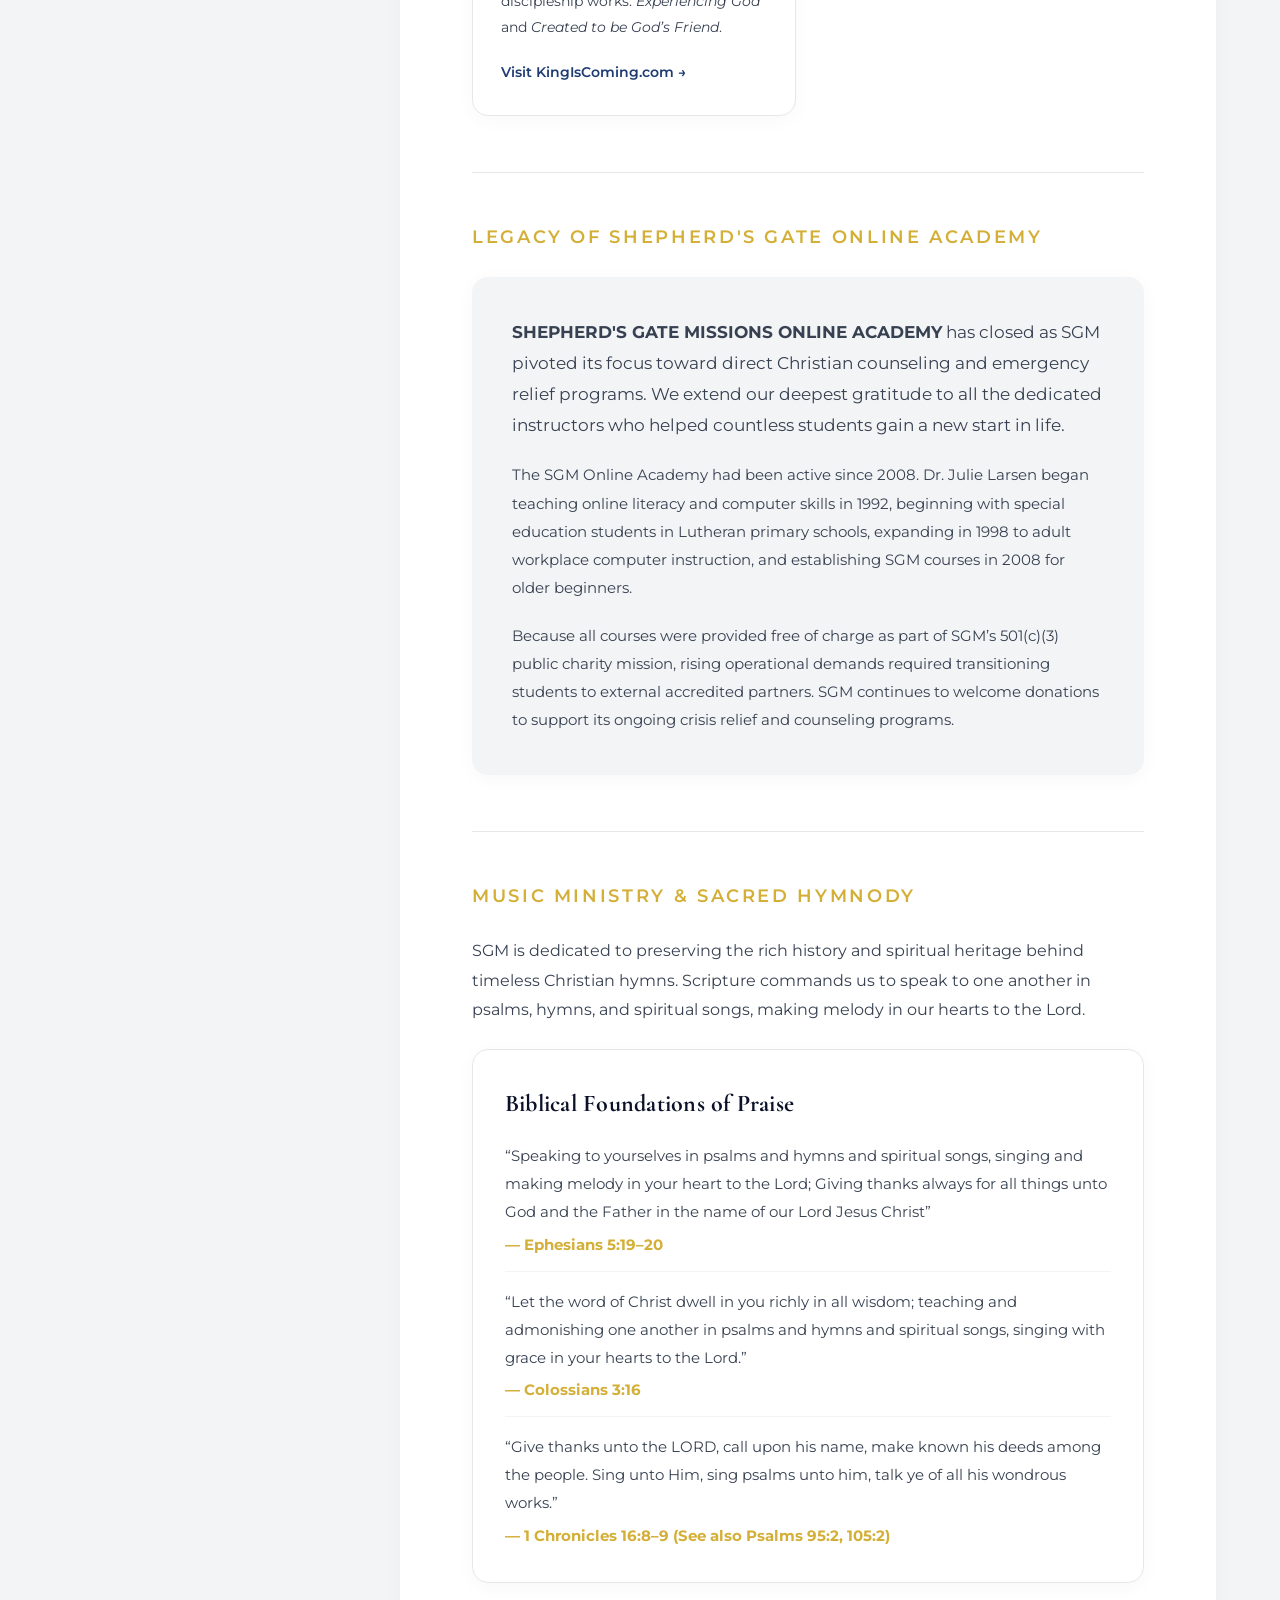
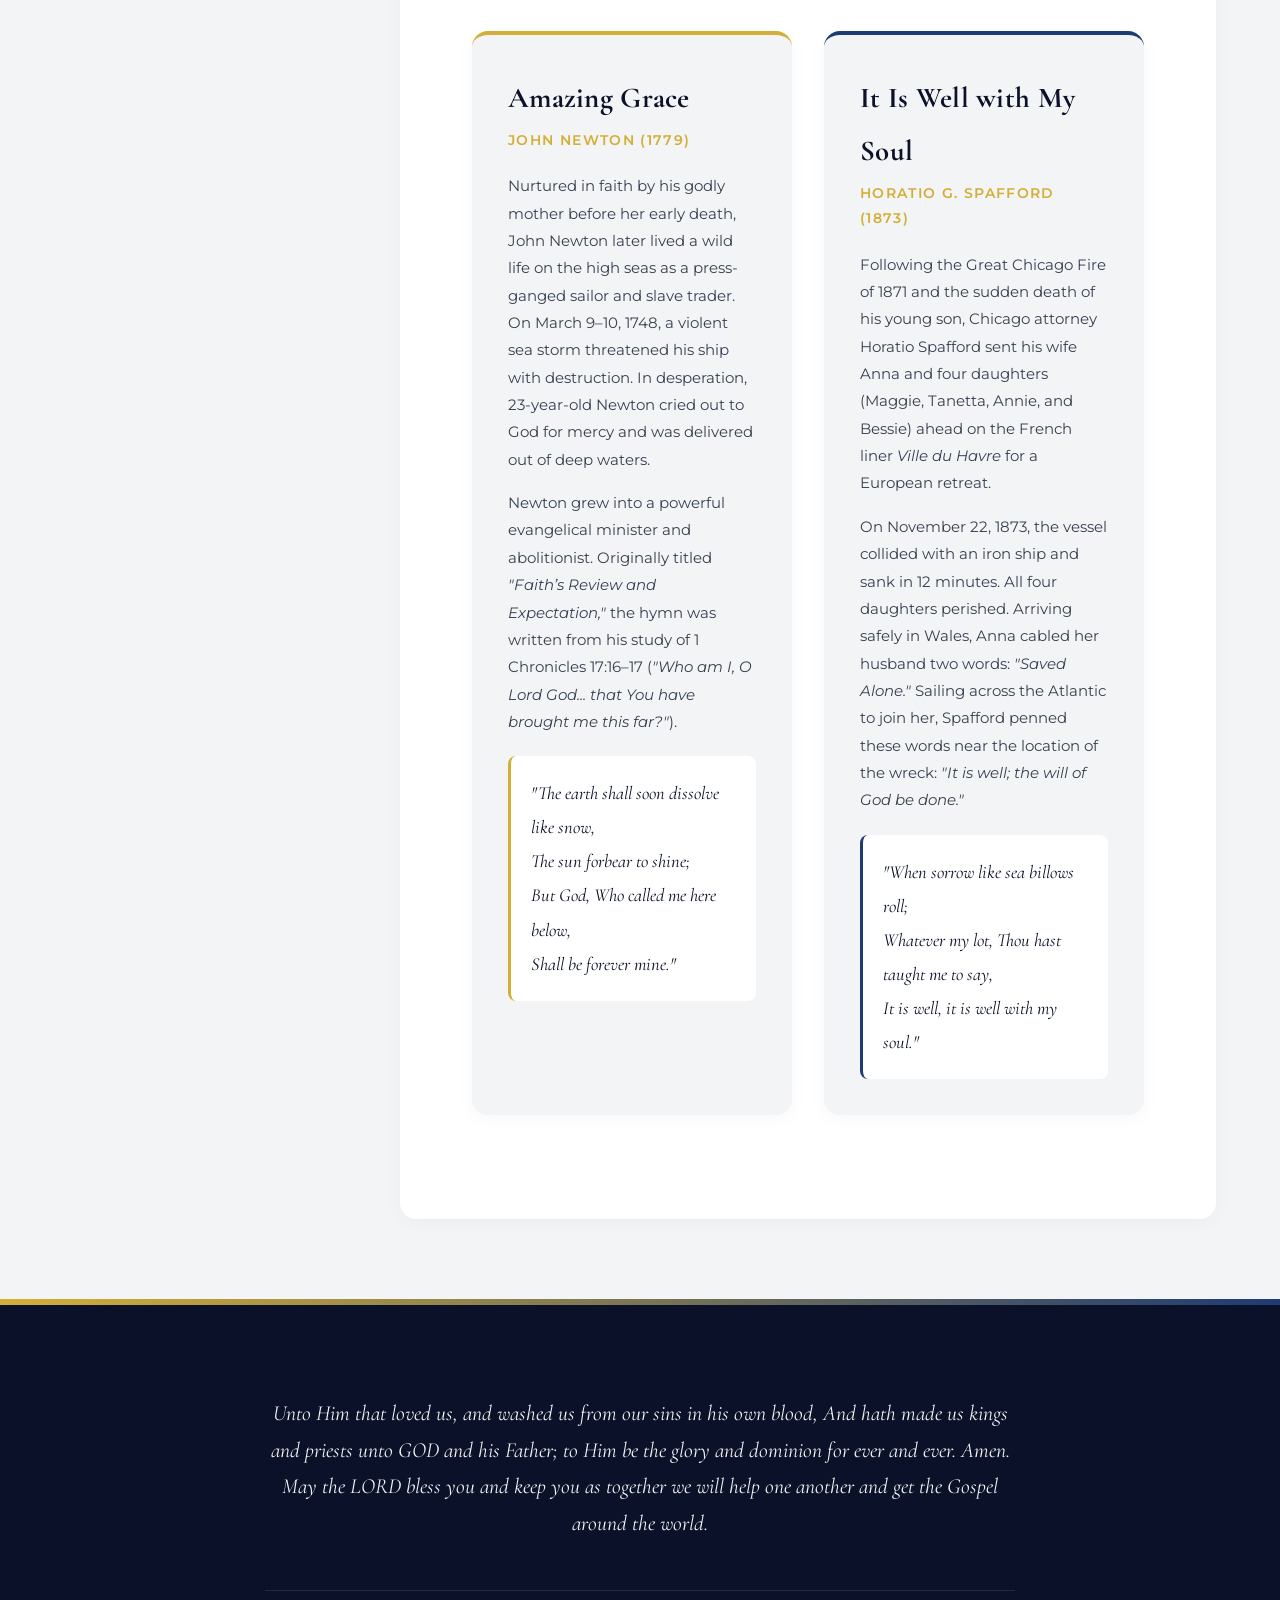
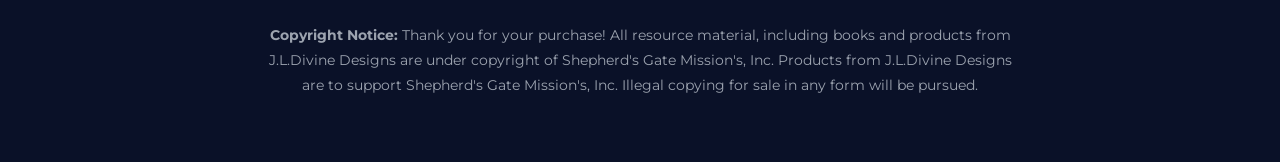
<file: school.html>
<!DOCTYPE html>
<html lang="en">
<head>
    <meta charset="UTF-8">
    <meta name="viewport" content="width=device-width, initial-scale=1.0">
    <title>Online School & Music Ministry | Shepherd's Gate Missions</title>
    <!-- Luxury Typography: Montserrat for clean UI, Cormorant Garamond for elegant editorial headers -->
    <link rel="preconnect" href="https://fonts.googleapis.com">
    <link rel="preconnect" href="https://fonts.gstatic.com" crossorigin>
    <link href="https://fonts.googleapis.com/css2?family=Cormorant+Garamond:ital,wght@0,400;0,600;0,700;1,400&family=Montserrat:wght@300;400;500;600&display=swap" rel="stylesheet">
    <link rel="stylesheet" href="style.css">
</head>
<body>

    <!-- Cinematic Hero Banner -->
    <div class="hero-banner">
        
        <!-- Frosted Glass Overlaid Header -->
        <header class="top-header glass-header fade-in-down">
            <div class="container header-container">
                <a href="index.html" class="header-logo">
                    <svg viewBox="0 0 100 100" width="45" height="45" aria-hidden="true" class="logo-icon">
                        <path d="M20 90 V40 A30 30 0 0 1 80 40 V90" stroke="#FFFFFF" stroke-width="5" fill="none" stroke-linecap="round"/>
                        <path d="M10 90 H90" stroke="#FFFFFF" stroke-width="5" stroke-linecap="round"/>
                        <path d="M50 20 V80 M32 42 H68" stroke="#D4AF37" stroke-width="7" stroke-linecap="round" stroke-linejoin="round"/>
                        <path d="M62 80 V45 A10 10 0 0 0 42 45" stroke="#FFFFFF" stroke-width="4" fill="none" stroke-linecap="round"/>
                    </svg>
                    <h1>Shepherd's Gate Missions Inc.</h1>
                </a>
            </div>
        </header>

        <!-- Banner image with continuous zoom in/out animation -->
        <img class="hero-bg-img" src="cross-banner.jpg" alt="Christian Cross silhouette against a beautiful sky">
        <div class="hero-overlay"></div>
    </div>

    <!-- Main Layout Wrapper -->
    <div class="container layout-wrapper">
        
        <!-- Sidebar Navigation -->
        <aside class="sidebar fade-in-up delay-1">
            <nav aria-label="Main Navigation">
                <ul>
                    <li><a href="index.html">Home</a></li>
                    <li><a href="missions.html">Shepherds Gate Missions</a></li>
                    <li><a href="president.html">About President of SGM</a></li>
                    <li><a href="accountability.html">Accountability</a></li>
                    <li><a href="devotions.html">Closerwalk Devotions</a></li>
                    <li><a href="bible-study.html">Bible Study</a></li>
                    <li><a href="counseling.html">Christian Counseling</a></li>
                    <li><a href="prayer.html">Prayer</a></li>
                    <li><a href="school.html" class="active">Online School</a></li>
                    <li><a href="contact.html">Contact / Donations</a></li>
                </ul>
            </nav>
        </aside>
        
        <main>
            <section class="content-block fade-in-up delay-2">
                <h2>Online School</h2>
                
                <!-- Notice Banner -->
                <div style="background: rgba(212, 175, 55, 0.08); border-left: 4px solid var(--accent-color); padding: 1.5rem; border-radius: var(--radius-md); margin-bottom: 3rem;">
                    <strong style="color: var(--primary-color); font-family: 'Montserrat', sans-serif; font-size: 0.85rem; text-transform: uppercase; letter-spacing: 0.1em; display: block; margin-bottom: 0.5rem;">Academy Update & Direct Inquiries</strong>
                    <p style="margin-bottom: 0.5rem; font-size: 0.95rem;">This page is currently under construction. For any questions regarding education programs, please reach out to <a href="mailto:contact@shepherdsgatemissions.com" style="font-weight: 600;">contact@shepherdsgatemissions.com</a>.</p>
                </div>

                <!-- Recommended Educational Resources -->
                <h3 class="label-accent" style="font-size: 1.1rem; margin-bottom: 1.5rem;">Recommended Academic & Spiritual Resources</h3>

                <div style="display: grid; grid-template-columns: repeat(auto-fit, minmax(280px, 1fr)); gap: 1.5rem; margin-bottom: 3.5rem;">
                    <!-- Resource 1 -->
                    <div style="background: #FFFFFF; border: 1px solid var(--border-color); padding: 1.75rem; border-radius: var(--radius-lg); box-shadow: var(--shadow-soft);">
                        <h4 style="font-family: 'Cormorant Garamond', serif; font-size: 1.4rem; color: var(--primary-color); margin-bottom: 0.25rem;">Community Relational Soul Care</h4>
                        <p style="font-size: 0.85rem; color: var(--accent-color); font-weight: 600; margin-bottom: 0.75rem;">By Dr. Julie A. Larsen</p>
                        <p style="font-size: 0.9rem; margin-bottom: 1rem;">Restoring God's people to spiritual vitality through holistic care principles.</p>
                        <a href="https://www.Drjulielarsencrsc.com" target="_blank" rel="noopener noreferrer" style="font-size: 0.85rem; font-weight: 600;">Visit DrJulieLarsenCRSC.com &rarr;</a>
                    </div>

                    <!-- Resource 2 -->
                    <div style="background: #FFFFFF; border: 1px solid var(--border-color); padding: 1.75rem; border-radius: var(--radius-lg); box-shadow: var(--shadow-soft);">
                        <h4 style="font-family: 'Cormorant Garamond', serif; font-size: 1.4rem; color: var(--primary-color); margin-bottom: 0.25rem;">Liberty University & Academy</h4>
                        <p style="font-size: 0.85rem; color: var(--accent-color); font-weight: 600; margin-bottom: 0.75rem;">Lynchburg, VA</p>
                        <p style="font-size: 0.9rem; margin-bottom: 1rem;">Premier Christian higher education and K-12 accredited online homeschooling programs.</p>
                        <a href="https://www.liberty.edu/onlineacademy/" target="_blank" rel="noopener noreferrer" style="font-size: 0.85rem; font-weight: 600;">Explore Liberty Academy &rarr;</a>
                    </div>

                    <!-- Resource 3 -->
                    <div style="background: #FFFFFF; border: 1px solid var(--border-color); padding: 1.75rem; border-radius: var(--radius-lg); box-shadow: var(--shadow-soft);">
                        <h4 style="font-family: 'Cormorant Garamond', serif; font-size: 1.4rem; color: var(--primary-color); margin-bottom: 0.25rem;">Light University & AACC</h4>
                        <p style="font-size: 0.85rem; color: var(--accent-color); font-weight: 600; margin-bottom: 0.75rem;">Dr. Tim Clinton, President</p>
                        <p style="font-size: 0.9rem; margin-bottom: 1rem;">Online Christian counseling coursework and literature, including <em>The New Christian Counselor</em>.</p>
                        <a href="https://www.aacc.net" target="_blank" rel="noopener noreferrer" style="font-size: 0.85rem; font-weight: 600;">Visit AACC.net &rarr;</a>
                    </div>

                    <!-- Resource 4 -->
                    <div style="background: #FFFFFF; border: 1px solid var(--border-color); padding: 1.75rem; border-radius: var(--radius-lg); box-shadow: var(--shadow-soft);">
                        <h4 style="font-family: 'Cormorant Garamond', serif; font-size: 1.4rem; color: var(--primary-color); margin-bottom: 0.25rem;">Holy Land Photos & Atlas</h4>
                        <p style="font-size: 0.85rem; color: var(--accent-color); font-weight: 600; margin-bottom: 0.75rem;">Dr. Carl G. Rasmussen</p>
                        <p style="font-size: 0.9rem; margin-bottom: 1rem;">Biblical archaeology, geography, photography, and <em>The Zondervan Atlas of the Bible</em>.</p>
                        <a href="http://www.holylandphotos.org" target="_blank" rel="noopener noreferrer" style="font-size: 0.85rem; font-weight: 600;">Visit HolyLandPhotos.org &rarr;</a>
                    </div>

                    <!-- Resource 5 -->
                    <div style="background: #FFFFFF; border: 1px solid var(--border-color); padding: 1.75rem; border-radius: var(--radius-lg); box-shadow: var(--shadow-soft);">
                        <h4 style="font-family: 'Cormorant Garamond', serif; font-size: 1.4rem; color: var(--primary-color); margin-bottom: 0.25rem;">Experiencing God Studies</h4>
                        <p style="font-size: 0.85rem; color: var(--accent-color); font-weight: 600; margin-bottom: 0.75rem;">Dr. Henry Blackaby & Dr. Claude King</p>
                        <p style="font-size: 0.9rem; margin-bottom: 1rem;">Transformational spiritual discipleship works: <em>Experiencing God</em> and <em>Created to be God’s Friend</em>.</p>
                        <a href="https://www.kingiscoming.com" target="_blank" rel="noopener noreferrer" style="font-size: 0.85rem; font-weight: 600;">Visit KingIsComing.com &rarr;</a>
                    </div>
                </div>

                <hr style="border: 0; height: 1px; background: var(--border-color); margin: 3rem 0;">

                <!-- Legacy of SGM Online Academy -->
                <h3 class="label-accent" style="font-size: 1.1rem; margin-bottom: 1.5rem;">Legacy of Shepherd's Gate Online Academy</h3>

                <div style="background: var(--bg-page); padding: 2.5rem; border-radius: var(--radius-lg); box-shadow: var(--shadow-soft); margin-bottom: 3.5rem;">
                    <p style="font-size: 1.05rem; margin-bottom: 1.25rem;"><strong>SHEPHERD'S GATE MISSIONS ONLINE ACADEMY</strong> has closed as SGM pivoted its focus toward direct Christian counseling and emergency relief programs. We extend our deepest gratitude to all the dedicated instructors who helped countless students gain a new start in life.</p>
                    
                    <p style="font-size: 0.95rem; margin-bottom: 1.25rem;">The SGM Online Academy had been active since 2008. Dr. Julie Larsen began teaching online literacy and computer skills in 1992, beginning with special education students in Lutheran primary schools, expanding in 1998 to adult workplace computer instruction, and establishing SGM courses in 2008 for older beginners.</p>

                    <p style="font-size: 0.95rem; margin: 0;">Because all courses were provided free of charge as part of SGM’s 501(c)(3) public charity mission, rising operational demands required transitioning students to external accredited partners. SGM continues to welcome donations to support its ongoing crisis relief and counseling programs.</p>
                </div>

                <hr style="border: 0; height: 1px; background: var(--border-color); margin: 3rem 0;">

                <!-- Music Ministry Section -->
                <h3 class="label-accent" style="font-size: 1.1rem; margin-bottom: 1.5rem;">Music Ministry & Sacred Hymnody</h3>

                <p style="margin-bottom: 1.5rem;">SGM is dedicated to preserving the rich history and spiritual heritage behind timeless Christian hymns. Scripture commands us to speak to one another in psalms, hymns, and spiritual songs, making melody in our hearts to the Lord.</p>

                <!-- Scripture Quotes Box -->
                <div style="background: #FFFFFF; border: 1px solid var(--border-color); padding: 2rem; border-radius: var(--radius-lg); box-shadow: var(--shadow-soft); margin-bottom: 3rem;">
                    <h4 style="font-family: 'Cormorant Garamond', serif; font-size: 1.5rem; color: var(--primary-color); margin-bottom: 1rem;">Biblical Foundations of Praise</h4>
                    
                    <ul style="list-style: none; padding-left: 0; font-size: 0.95rem;">
                        <li style="margin-bottom: 1rem; border-bottom: 1px solid var(--bg-page); padding-bottom: 0.75rem;">
                            “Speaking to yourselves in psalms and hymns and spiritual songs, singing and making melody in your heart to the Lord; Giving thanks always for all things unto God and the Father in the name of our Lord Jesus Christ” 
                            <strong style="color: var(--accent-color); display: block; margin-top: 0.25rem;">— Ephesians 5:19–20</strong>
                        </li>
                        <li style="margin-bottom: 1rem; border-bottom: 1px solid var(--bg-page); padding-bottom: 0.75rem;">
                            “Let the word of Christ dwell in you richly in all wisdom; teaching and admonishing one another in psalms and hymns and spiritual songs, singing with grace in your hearts to the Lord.” 
                            <strong style="color: var(--accent-color); display: block; margin-top: 0.25rem;">— Colossians 3:16</strong>
                        </li>
                        <li style="margin-bottom: 0;">
                            “Give thanks unto the LORD, call upon his name, make known his deeds among the people. Sing unto Him, sing psalms unto him, talk ye of all his wondrous works.” 
                            <strong style="color: var(--accent-color); display: block; margin-top: 0.25rem;">— 1 Chronicles 16:8–9 (See also Psalms 95:2, 105:2)</strong>
                        </li>
                    </ul>
                </div>

                <!-- Hymn Stories Grid -->
                <div style="display: grid; grid-template-columns: repeat(auto-fit, minmax(300px, 1fr)); gap: 2rem; margin-bottom: 2rem;">
                    
                    <!-- Amazing Grace Story -->
                    <div style="background: var(--bg-page); padding: 2.25rem; border-radius: var(--radius-lg); border-top: 4px solid var(--accent-color); box-shadow: var(--shadow-soft);">
                        <h4 style="font-family: 'Cormorant Garamond', serif; font-size: 1.8rem; color: var(--primary-color); margin-bottom: 0.25rem;">Amazing Grace</h4>
                        <p style="font-size: 0.85rem; color: var(--accent-color); font-weight: 600; text-transform: uppercase; letter-spacing: 0.1em; margin-bottom: 1.25rem;">John Newton (1779)</p>

                        <p style="font-size: 0.925rem; margin-bottom: 1rem;">Nurtured in faith by his godly mother before her early death, John Newton later lived a wild life on the high seas as a press-ganged sailor and slave trader. On March 9–10, 1748, a violent sea storm threatened his ship with destruction. In desperation, 23-year-old Newton cried out to God for mercy and was delivered out of deep waters.</p>

                        <p style="font-size: 0.925rem; margin-bottom: 1.25rem;">Newton grew into a powerful evangelical minister and abolitionist. Originally titled <em>"Faith’s Review and Expectation,"</em> the hymn was written from his study of 1 Chronicles 17:16–17 (<em>"Who am I, O Lord God... that You have brought me this far?"</em>).</p>

                        <!-- Stanza Quote -->
                        <div style="background: #FFFFFF; padding: 1.25rem; border-radius: var(--radius-md); border-left: 3px solid var(--accent-color); font-family: 'Cormorant Garamond', serif; font-size: 1.15rem; font-style: italic; color: var(--primary-color);">
                            "The earth shall soon dissolve like snow,<br>
                            The sun forbear to shine;<br>
                            But God, Who called me here below,<br>
                            Shall be forever mine."
                        </div>
                    </div>

                    <!-- It Is Well Story -->
                    <div style="background: var(--bg-page); padding: 2.25rem; border-radius: var(--radius-lg); border-top: 4px solid var(--secondary-color); box-shadow: var(--shadow-soft);">
                        <h4 style="font-family: 'Cormorant Garamond', serif; font-size: 1.8rem; color: var(--primary-color); margin-bottom: 0.25rem;">It Is Well with My Soul</h4>
                        <p style="font-size: 0.85rem; color: var(--accent-color); font-weight: 600; text-transform: uppercase; letter-spacing: 0.1em; margin-bottom: 1.25rem;">Horatio G. Spafford (1873)</p>

                        <p style="font-size: 0.925rem; margin-bottom: 1rem;">Following the Great Chicago Fire of 1871 and the sudden death of his young son, Chicago attorney Horatio Spafford sent his wife Anna and four daughters (Maggie, Tanetta, Annie, and Bessie) ahead on the French liner <em>Ville du Havre</em> for a European retreat.</p>

                        <p style="font-size: 0.925rem; margin-bottom: 1.25rem;">On November 22, 1873, the vessel collided with an iron ship and sank in 12 minutes. All four daughters perished. Arriving safely in Wales, Anna cabled her husband two words: <em>"Saved Alone."</em> Sailing across the Atlantic to join her, Spafford penned these words near the location of the wreck: <em>"It is well; the will of God be done."</em></p>

                        <!-- Stanza Quote -->
                        <div style="background: #FFFFFF; padding: 1.25rem; border-radius: var(--radius-md); border-left: 3px solid var(--secondary-color); font-family: 'Cormorant Garamond', serif; font-size: 1.15rem; font-style: italic; color: var(--primary-color);">
                            "When sorrow like sea billows roll;<br>
                            Whatever my lot, Thou hast taught me to say,<br>
                            It is well, it is well with my soul."
                        </div>
                    </div>

                </div>

            </section>
        </main>
    </div>
    
    <footer class="fade-in-up delay-4">
        <div class="container">
            <p class="blessing">Unto Him that loved us, and washed us from our sins in his own blood, And hath made us kings and priests unto GOD and his Father; to Him be the glory and dominion for ever and ever. Amen. May the LORD bless you and keep you as together we will help one another and get the Gospel around the world.</p>
            <p class="copyright"><strong>Copyright Notice:</strong> Thank you for your purchase! All resource material, including books and products from J.L.Divine Designs are under copyright of Shepherd's Gate Mission's, Inc. Products from J.L.Divine Designs are to support Shepherd's Gate Mission's, Inc. Illegal copying for sale in any form will be pursued.</p>
        </div>
    </footer>
</body>
</html>
</file>
<file: style.css>
/* ==========================================================================
   CSS Variables (Billion-Dollar Studio Palette)
   ========================================================================== */
:root {
    --primary-color: #0A1128; /* Deep obsidian navy */
    --secondary-color: #1F3B73; /* Rich sapphire */
    --accent-color: #D4AF37; /* Metallic burnished gold */
    --accent-light: rgba(212, 175, 55, 0.15);
    --text-dark: #111827; 
    --text-body: #374151; 
    --bg-page: #F3F4F6; 
    --bg-card: #FFFFFF;
    --border-color: #E5E7EB;
    
    --radius-lg: 16px; 
    --radius-md: 8px;
    
    /* Luxury shadow depths */
    --shadow-soft: 0 4px 20px rgba(0, 0, 0, 0.03);
    --shadow-float: 0 20px 40px -10px rgba(10, 17, 40, 0.12);
    --shadow-glow: 0 0 30px rgba(212, 175, 55, 0.25);
    
    --transition-fast: all 0.3s cubic-bezier(0.25, 0.8, 0.25, 1);
    --transition-smooth: all 0.6s cubic-bezier(0.16, 1, 0.3, 1);
    --transition-luxury: all 1.2s cubic-bezier(0.16, 1, 0.3, 1);
}

/* ==========================================================================
   Base Reset & Typography
   ========================================================================== */
* {
    margin: 0;
    padding: 0;
    box-sizing: border-box;
}

body {
    background-color: var(--bg-page);
    color: var(--text-body);
    font-family: 'Montserrat', sans-serif;
    line-height: 1.85;
    font-size: 1rem;
    font-weight: 400;
    overflow-x: hidden; 
    -webkit-font-smoothing: antialiased;
    -moz-osx-font-smoothing: grayscale;
}

h1, h2, h3, h4 {
    color: var(--text-dark);
    font-family: 'Cormorant Garamond', serif;
    font-weight: 700;
    letter-spacing: 0.01em;
}

a {
    color: var(--secondary-color);
    text-decoration: none;
    transition: var(--transition-fast);
}

.container {
    width: 100%;
    max-width: 1200px;
    margin: 0 auto;
}

/* ==========================================================================
   Keyframe Animations
   ========================================================================== */
@keyframes fadeInUp {
    0% { opacity: 0; transform: translateY(40px); }
    100% { opacity: 1; transform: translateY(0); }
}

@keyframes fadeInDown {
    0% { opacity: 0; transform: translateY(-30px); }
    100% { opacity: 1; transform: translateY(0); }
}

@keyframes zoomInOut {
    0% { transform: scale(1); filter: brightness(1.05) contrast(1.02); }
    100% { transform: scale(1.1); filter: brightness(1.12) contrast(1.05); }
}

@keyframes lightRaySweep {
    0% { transform: translateX(-100%) rotate(25deg); opacity: 0; }
    30% { opacity: 0.35; }
    50% { opacity: 0.5; }
    70% { opacity: 0.35; }
    100% { transform: translateX(200%) rotate(25deg); opacity: 0; }
}

.fade-in-up {
    opacity: 0;
    animation: fadeInUp 1.2s cubic-bezier(0.16, 1, 0.3, 1) forwards;
}

.fade-in-down {
    opacity: 0;
    animation: fadeInDown 1.2s cubic-bezier(0.16, 1, 0.3, 1) forwards;
}

.delay-1 { animation-delay: 0.15s; }
.delay-2 { animation-delay: 0.3s; }
.delay-3 { animation-delay: 0.45s; }
.delay-4 { animation-delay: 0.6s; }

/* ==========================================================================
   Billion-Dollar Studio Hero Banner (Interactive & Luxury Hover)
   ========================================================================== */
.hero-banner {
    position: relative;
    width: 100%;
    height: clamp(340px, 48vh, 540px); 
    overflow: hidden;
    background-color: var(--primary-color);
    box-shadow: 0 20px 40px -15px rgba(0, 0, 0, 0.5);
    cursor: pointer;
    perspective: 1000px;
}

.hero-bg-img {
    position: absolute;
    top: 0;
    left: 0;
    width: 100%;
    height: 100%;
    object-fit: cover;
    object-position: center 45%; 
    z-index: 1;
    filter: brightness(1.05) contrast(1.02);
    animation: zoomInOut 28s ease-in-out infinite alternate;
    transition: transform 1.2s cubic-bezier(0.16, 1, 0.3, 1), filter 1.2s cubic-bezier(0.16, 1, 0.3, 1);
    will-change: transform, filter;
}

.hero-banner:hover .hero-bg-img {
    transform: scale(1.1) translateY(-10px);
    filter: brightness(1.2) contrast(1.08) saturate(1.15);
}

.hero-overlay {
    position: absolute;
    top: 0;
    left: 0;
    width: 100%;
    height: 100%;
    background: 
        radial-gradient(circle at 50% 60%, rgba(255, 215, 120, 0.2) 0%, transparent 60%),
        linear-gradient(to bottom, rgba(10, 17, 40, 0.3) 0%, rgba(10, 17, 40, 0.7) 100%);
    z-index: 2;
    pointer-events: none;
    transition: var(--transition-smooth);
}

.hero-banner:hover .hero-overlay {
    background: 
        radial-gradient(circle at 50% 55%, rgba(255, 215, 120, 0.4) 0%, transparent 70%),
        linear-gradient(to bottom, rgba(10, 17, 40, 0.15) 0%, rgba(10, 17, 40, 0.6) 100%);
}

.hero-overlay::after {
    content: "";
    position: absolute;
    top: -50%;
    left: -50%;
    width: 60%;
    height: 200%;
    background: linear-gradient(
        90deg, 
        transparent 0%, 
        rgba(255, 235, 180, 0.15) 45%, 
        rgba(255, 255, 255, 0.3) 50%, 
        rgba(255, 235, 180, 0.15) 55%, 
        transparent 100%
    );
    z-index: 3;
    pointer-events: none;
    animation: lightRaySweep 14s ease-in-out infinite;
}

.hero-banner::before {
    content: "";
    position: absolute;
    top: 20px;
    left: 20px;
    width: 40px;
    height: 40px;
    border-top: 2px solid var(--accent-color);
    border-left: 2px solid var(--accent-color);
    z-index: 5;
    pointer-events: none;
    transition: var(--transition-smooth);
    opacity: 0.6;
}

.hero-banner::after {
    content: "";
    position: absolute;
    bottom: 20px;
    right: 20px;
    width: 40px;
    height: 40px;
    border-bottom: 2px solid var(--accent-color);
    border-right: 2px solid var(--accent-color);
    z-index: 5;
    pointer-events: none;
    transition: var(--transition-smooth);
    opacity: 0.6;
}

.hero-banner:hover::before {
    top: 14px;
    left: 14px;
    width: 60px;
    height: 60px;
    opacity: 1;
    box-shadow: -4px -4px 15px rgba(212, 175, 55, 0.4);
}

.hero-banner:hover::after {
    bottom: 14px;
    right: 14px;
    width: 60px;
    height: 60px;
    opacity: 1;
    box-shadow: 4px 4px 15px rgba(212, 175, 55, 0.4);
}

/* ==========================================================================
   Frosted Glass Header & Metallic Shimmer Title
   ========================================================================== */
.top-header {
    position: absolute;
    top: 0;
    left: 0;
    width: 100%;
    padding: 1.5rem 2rem;
    z-index: 10;
}

.glass-header {
    background: rgba(10, 17, 40, 0.35);
    backdrop-filter: blur(16px);
    -webkit-backdrop-filter: blur(16px);
    border-bottom: 1px solid rgba(255, 255, 255, 0.12);
    box-shadow: 0 4px 30px rgba(0, 0, 0, 0.2);
}

.header-logo {
    display: flex;
    align-items: center;
    gap: 1.25rem;
}

.header-logo h1 {
    font-size: clamp(1.4rem, 3.5vw, 2rem);
    margin: 0;
    font-weight: 600;
    background: linear-gradient(135deg, #FFFFFF 0%, #F3F4F6 40%, #D4AF37 70%, #FFFFFF 100%);
    background-size: 200% auto;
    -webkit-background-clip: text;
    -webkit-text-fill-color: transparent;
    text-shadow: 0 4px 12px rgba(0, 0, 0, 0.3);
    transition: var(--transition-smooth);
}

.header-logo:hover h1 {
    background-position: right center;
}

.logo-icon {
    filter: drop-shadow(0 4px 8px rgba(0,0,0,0.4));
    transition: var(--transition-smooth);
}

.header-logo:hover .logo-icon {
    transform: rotate(12deg) scale(1.12);
    filter: drop-shadow(0 0 12px rgba(212, 175, 55, 0.6));
}

/* ==========================================================================
   Layout & Sidebar Navigation
   ========================================================================== */
.layout-wrapper {
    margin: -4rem auto 5rem;
    padding: 0 1.5rem;
    display: grid;
    grid-template-columns: 280px 1fr; 
    gap: 3.5rem;
    align-items: start;
    position: relative;
    z-index: 5;
}

.sidebar {
    position: sticky;
    top: 2rem;
}

.sidebar nav ul {
    list-style: none;
    background: var(--bg-card);
    padding: 1.5rem 1rem;
    border-radius: var(--radius-lg);
    box-shadow: var(--shadow-soft);
}

.sidebar nav ul li a {
    display: block;
    padding: 1rem 1.25rem;
    color: var(--text-body);
    font-weight: 500;
    font-size: 0.95rem;
    border-radius: var(--radius-md);
    transition: var(--transition-fast);
    position: relative;
    overflow: hidden;
    margin-bottom: 0.5rem;
    z-index: 1;
}

.sidebar nav ul li a::before {
    content: '';
    position: absolute;
    top: 0; left: 0; width: 0%; height: 100%;
    background: linear-gradient(90deg, rgba(212, 175, 55, 0.1), transparent);
    z-index: -1;
    transition: var(--transition-fast);
}

.sidebar nav ul li a:hover, .sidebar nav ul li a.active {
    color: var(--primary-color);
    padding-left: 1.75rem;
    border-left: 3px solid var(--accent-color);
}

.sidebar nav ul li a:hover::before, .sidebar nav ul li a.active::before {
    width: 100%;
}

/* ==========================================================================
   Main Content Block
   ========================================================================== */
.content-block {
    background-color: var(--bg-card);
    padding: clamp(2.5rem, 6vw, 4.5rem);
    border-radius: var(--radius-lg);
    box-shadow: var(--shadow-soft);
}

.content-block h2 {
    color: var(--primary-color);
    font-size: clamp(2.2rem, 4vw, 3rem);
    margin-bottom: 1.5rem;
    position: relative;
    display: inline-block;
}

.content-block h2::after {
    content: "";
    position: absolute;
    bottom: -8px;
    left: 0;
    width: 50%;
    height: 4px;
    background: linear-gradient(90deg, var(--accent-color), transparent);
    border-radius: 2px;
}

.content-block p {
    margin-bottom: 1.75rem;
}

.label-accent {
    color: var(--accent-color);
    font-size: 0.8rem;
    text-transform: uppercase;
    letter-spacing: 0.15em;
    font-family: 'Montserrat', sans-serif;
    font-weight: 600;
}

/* ==========================================================================
   Home Top Grid & Compact Top-Right Book Widget
   ========================================================================== */
.home-top-grid {
    display: grid;
    grid-template-columns: 1fr 280px;
    gap: 2.5rem;
    align-items: start;
    margin-bottom: 1.5rem;
}

.book-feature-compact {
    display: flex;
    flex-direction: column;
    align-items: center;
    text-align: center;
    background: #FFFFFF;
    padding: 1.5rem;
    border-radius: var(--radius-lg);
    border: 1px solid var(--border-color);
    border-top: 4px solid var(--accent-color);
    box-shadow: var(--shadow-soft);
    transition: var(--transition-smooth);
    position: relative;
    overflow: hidden;
}

.book-feature-compact:hover {
    box-shadow: var(--shadow-float);
    transform: translateY(-6px);
    border-color: rgba(212, 175, 55, 0.4);
}

.book-feature-compact .label-accent {
    color: var(--accent-color);
    font-size: 0.7rem;
    text-transform: uppercase;
    letter-spacing: 0.15em;
    font-family: 'Montserrat', sans-serif;
    font-weight: 600;
    margin-bottom: 0.75rem;
}

.book-feature-compact .book-image-wrapper {
    width: 100px;
    margin-bottom: 1rem;
    transition: var(--transition-smooth);
}

.book-feature-compact:hover .book-image-wrapper {
    transform: scale(1.05) rotate(-2deg);
}

.book-feature-compact .book-image-wrapper img {
    width: 100%;
    border-radius: 4px;
    box-shadow: 0 10px 20px -5px rgba(0,0,0,0.2);
}

.book-feature-compact .book-title-sub {
    font-size: 1.1rem;
    font-weight: 700;
    color: var(--primary-color);
    line-height: 1.3;
    margin-bottom: 0.25rem;
}

.book-feature-compact .book-author {
    font-size: 0.825rem;
    color: #6B7280;
    margin-bottom: 1rem;
}

.book-feature-compact .book-action-text {
    font-size: 0.85rem;
    font-weight: 600;
    color: var(--secondary-color);
    display: inline-flex;
    align-items: center;
    transition: var(--transition-fast);
}

.book-feature-compact:hover .book-action-text {
    color: var(--accent-color);
}

.book-feature-compact .arrow {
    margin-left: 0.35rem;
    transition: var(--transition-fast);
}

.book-feature-compact:hover .arrow {
    transform: translateX(5px);
}

/* ==========================================================================
   Footer
   ========================================================================== */
footer {
    background-color: var(--primary-color);
    color: #F3F4F6;
    padding: 6rem 1.5rem 4rem;
    text-align: center;
    position: relative;
}

footer::before {
    content: "";
    position: absolute;
    top: 0; left: 0; right: 0; height: 6px;
    background: linear-gradient(90deg, var(--accent-color), var(--secondary-color));
}

footer .container {
    max-width: 750px;
    margin: 0 auto;
}

footer .blessing {
    font-size: 1.35rem;
    font-style: italic;
    font-family: 'Cormorant Garamond', serif;
    color: #FFFFFF;
    margin-bottom: 3rem;
    line-height: 1.7;
    opacity: 0.95;
}

footer .copyright {
    font-size: 0.85rem;
    color: #9CA3AF;
    border-top: 1px solid rgba(255,255,255,0.1);
    padding-top: 2rem;
    font-family: 'Montserrat', sans-serif;
}

/* ==========================================================================
   Responsive Breakpoints & Mobile Navigation Uniformity Fix
   ========================================================================== */
@media (max-width: 992px) {
    .layout-wrapper {
        grid-template-columns: 1fr; 
        margin-top: -3rem;
    }
    
    .sidebar {
        position: relative; 
        top: 0;
    }

    /* Single-column flex list guarantees 100% identical menu layout across all mobile screens */
    .sidebar nav ul {
        display: flex;
        flex-direction: column;
        gap: 0.25rem;
        padding: 1rem;
    }

    .sidebar nav ul li a {
        margin-bottom: 0;
    }
}

@media (max-width: 768px) {
    .home-top-grid {
        grid-template-columns: 1fr;
        gap: 1.5rem;
    }

    .book-feature-compact {
        max-width: 320px;
        margin: 0 auto 1.5rem;
    }
    
    .content-block h2::after {
        width: 80px; 
    }

    .hero-banner::before,
    .hero-banner::after {
        width: 25px;
        height: 25px;
    }
}
</file>
